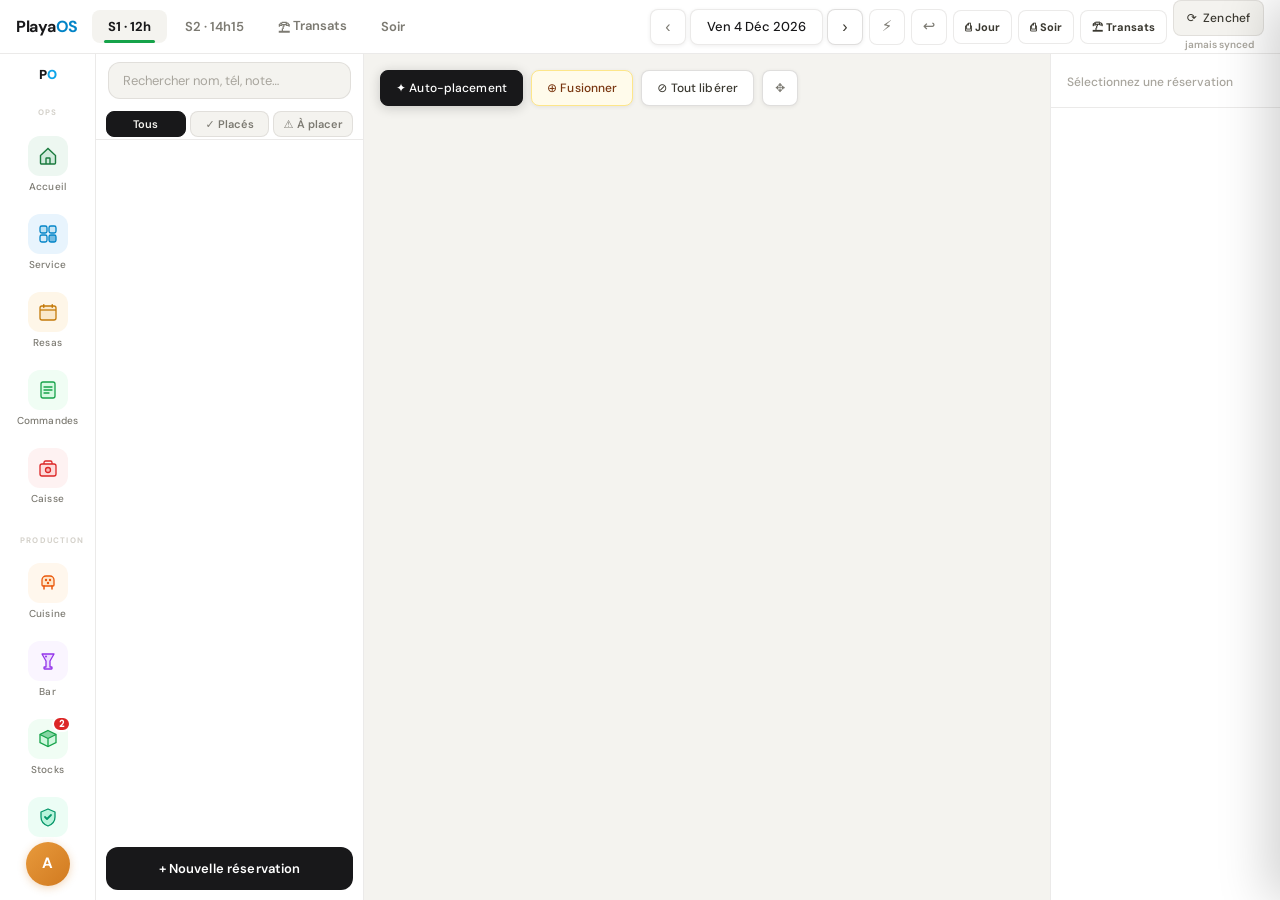
<file: index.html>
<!DOCTYPE html>
<html lang="fr">
<head>
<meta charset="UTF-8">
<meta name="viewport" content="width=device-width, initial-scale=1.0, maximum-scale=1.0, user-scalable=no">
<meta name="apple-mobile-web-app-capable" content="yes">
<meta name="apple-mobile-web-app-status-bar-style" content="default">
<title>Brigade</title>

<!-- Design tokens (variables CSS) -->
<link rel="stylesheet" href="css/tokens.css">
<!-- Styles applicatifs -->
<link rel="stylesheet" href="css/app.css">
</head>
<body>

<div id="topbar">
  <div class="logo">Playa<span class="logo-dot">OS</span></div>
  <div class="tabs" id="service-tabs" style="display:flex">
    <button class="tab t0 on" onclick="switchTab(0)">S1 · 12h</button>
    <button class="tab t1" onclick="switchTab(1)">S2 · 14h15</button>
    <button class="tab t2" onclick="switchTab(2)"><span class="transat-ico-tab"></span> Transats</button>
    <button class="tab t3" onclick="switchTab(3)">Soir</button>

  </div>
  <div id="module-topbar-title" style="display:none;font-size:14px;font-weight:700;color:var(--t1);margin-left:4px"></div>
  <div class="topright">
    <!-- Barre navigation date -->
    <div style="display:flex;align-items:center;gap:4px;flex-shrink:0">
      <button onclick="changeDate(-1)" style="width:36px;height:36px;border:1px solid var(--sep);background:var(--card);cursor:pointer;font-size:16px;color:var(--t3);border-radius:var(--r-sm);display:flex;align-items:center;justify-content:center;box-shadow:var(--shadow);transition:all .15s" onmouseenter="this.style.borderColor='var(--t2)';this.style.color='var(--t1)'" onmouseleave="this.style.borderColor='var(--sep)';this.style.color='var(--t3)'">‹</button>
      <button id="date-picker-btn" onclick="toggleCalendar()"
        style="height:36px;padding:0 16px;border:1px solid var(--sep);border-radius:var(--r-sm);background:var(--card);font-size:13px;font-weight:500;color:var(--t1);font-family:inherit;cursor:pointer;box-shadow:var(--shadow);outline:none;flex-shrink:0;white-space:nowrap;transition:border-color .15s;font-family:'DM Sans',sans-serif">
        <span id="date-btn-label">—</span>
      </button>
      <button onclick="changeDate(1)" style="width:36px;height:36px;border:0.5px solid var(--sep2);background:var(--card);cursor:pointer;font-size:16px;color:var(--t2);border-radius:var(--r-sm);display:flex;align-items:center;justify-content:center;box-shadow:var(--shadow)">›</button>
    </div>
    <div id="service-top-btns" style="display:flex;gap:6px;align-items:center">
      <div class="ib" id="assist-btn" onclick="toggleAssistant()" title="Assistant"><span id="assist-badge-cnt" class="ab-cnt" style="display:none">0</span>⚡</div>
      <div class="ib" onclick="doUndo()" title="Annuler">↩</div>
      <button onclick="printServiceSheet()" title="Plan de salle Jour (S1+S2)" style="height:34px;padding:0 11px;border:1px solid var(--sep);border-radius:var(--r-sm);background:var(--card);font-size:11px;font-weight:700;color:var(--t2);cursor:pointer;display:flex;align-items:center;gap:5px;font-family:inherit;white-space:nowrap;transition:all .15s" onmouseenter="this.style.borderColor='var(--t3)';this.style.color='var(--t1)'" onmouseleave="this.style.borderColor='var(--sep)';this.style.color='var(--t2)'">⎙ Jour</button>
      <button onclick="printSoirSheet()" title="Plan de salle Soir" style="height:34px;padding:0 11px;border:1px solid var(--sep);border-radius:var(--r-sm);background:var(--card);font-size:11px;font-weight:700;color:var(--t2);cursor:pointer;display:flex;align-items:center;gap:5px;font-family:inherit;white-space:nowrap;transition:all .15s" onmouseenter="this.style.borderColor='var(--t3)';this.style.color='var(--t1)'" onmouseleave="this.style.borderColor='var(--sep)';this.style.color='var(--t2)'">⎙ Soir</button>
      <button onclick="printTransats()" title="Imprimer le plan de transats" style="height:34px;padding:0 11px;border:1px solid var(--sep);border-radius:var(--r-sm);background:var(--card);font-size:11px;font-weight:700;color:var(--t2);cursor:pointer;display:flex;align-items:center;gap:5px;font-family:inherit;white-space:nowrap;transition:all .15s" onmouseenter="this.style.borderColor='var(--teal)';this.style.color='var(--teal)'" onmouseleave="this.style.borderColor='var(--sep)';this.style.color='var(--t2)'">⛱ Transats</button>
    </div>
    <div style="display:flex;flex-direction:column;align-items:center;gap:2px;flex-shrink:0">
      <div id="sync-btn" onclick="syncZenchef()" title="Synchroniser avec Zenchef" style="background:var(--bg);border:1px solid var(--sep);color:var(--t2);font-size:12px;font-weight:500;width:auto;padding:0 13px;height:36px;display:flex;align-items:center;gap:6px;border-radius:var(--r-sm);cursor:pointer;flex-shrink:0;transition:all .15s;letter-spacing:.01em" onmouseenter="this.style.borderColor='var(--t3)';this.style.background='var(--card)'" onmouseleave="this.style.borderColor='var(--sep)';this.style.background='var(--bg)'"><span id="sync-icon">⟳</span> Zenchef</div>
      <div id="sync-age" class="sync-age">jamais synced</div>
    </div>
  </div>
  <div id="zc-load-bar" style="position:absolute;bottom:0;left:0;width:0;height:3px;background:var(--blue);border-radius:0;transition:width .35s ease;pointer-events:none;display:none"></div>
</div>


<div id="os-shell">

<!-- NAV OS LATÉRALE -->
<div id="os-nav">
  <div class="osn-logo-wrap">
    <div class="osn-logo">P<span style="color:#0EA5E9">O</span></div>
  </div>
  <div class="osn-scroll">

    <!-- ══════ OPÉRATIONS ══════ -->
    <div class="osn-sec-label">Ops</div>

    <button class="osni" id="osni-dash" onclick="goModule('dash')">
      <div class="osni-icon" style="background:#EDF7F1">
        <svg width="22" height="22" viewBox="0 0 22 22" fill="none"><path d="M3.5 10.5L11 3.5L18.5 10.5V18C18.5 18.55 18.05 19 17.5 19H4.5C3.95 19 3.5 18.55 3.5 18V10.5Z" fill="#7DC4A0" fill-opacity=".25" stroke="#1A7A3E" stroke-width="1.4"/><path d="M9 19V13.5C9 13.22 9.22 13 9.5 13H12.5C12.78 13 13 13.22 13 13.5V19" stroke="#1A7A3E" stroke-width="1.4"/></svg>
      </div>
      <span class="osni-name">Accueil</span>
    </button>

    <button class="osni" id="osni-service" onclick="goModule('service')">
      <div class="osni-icon" style="background:#E8F4FD">
        <svg width="22" height="22" viewBox="0 0 22 22" fill="none"><rect x="3" y="3" width="7" height="7" rx="1.8" fill="#6BBDE0" fill-opacity=".35" stroke="#0284C7" stroke-width="1.3"/><rect x="12" y="3" width="7" height="7" rx="1.8" fill="#6BBDE0" fill-opacity=".25" stroke="#0284C7" stroke-width="1.3"/><rect x="3" y="12" width="7" height="7" rx="1.8" fill="#6BBDE0" fill-opacity=".15" stroke="#0284C7" stroke-width="1.3"/><rect x="12" y="12" width="7" height="7" rx="1.8" fill="#0284C7" fill-opacity=".5" stroke="#0284C7" stroke-width="1.3"/></svg>
      </div>
      <span class="osni-name">Service</span>
    </button>

    <button class="osni" id="osni-resas" onclick="goModule('resas')">
      <div class="osni-icon" style="background:#FEF6E8">
        <svg width="22" height="22" viewBox="0 0 22 22" fill="none"><rect x="3" y="5" width="16" height="14" rx="2" fill="#F0C070" fill-opacity=".25" stroke="#C47A0A" stroke-width="1.3"/><path d="M3 9h16" stroke="#C47A0A" stroke-width="1.3"/><rect x="6" y="3" width="1.5" height="4" rx=".75" fill="#C47A0A"/><rect x="14.5" y="3" width="1.5" height="4" rx=".75" fill="#C47A0A"/></svg>
      </div>
      <span class="osni-name">Resas</span>
    </button>

    <button class="osni" id="osni-commandes" onclick="goModule('commandes')">
      <div class="osni-icon" style="background:#F0FDF4">
        <svg width="22" height="22" viewBox="0 0 22 22" fill="none"><rect x="4" y="3" width="14" height="16" rx="2" fill="#BBF7D0" fill-opacity=".5" stroke="#16A34A" stroke-width="1.3"/><path d="M7 8h8M7 11h8M7 14h5" stroke="#16A34A" stroke-width="1.3" stroke-linecap="round"/></svg>
      </div>
      <span class="osni-name">Commandes</span>
    </button>

    <button class="osni" id="osni-caisse" onclick="goModule('caisse')">
      <div class="osni-icon" style="background:#FEF2F2">
        <svg width="22" height="22" viewBox="0 0 22 22" fill="none"><rect x="3" y="7" width="16" height="12" rx="2" fill="#FCA5A5" fill-opacity=".3" stroke="#DC2626" stroke-width="1.3"/><path d="M7 7V5.5C7 4.67 7.67 4 8.5 4H13.5C14.33 4 15 4.67 15 5.5V7" stroke="#DC2626" stroke-width="1.3" fill="none"/><circle cx="11" cy="13" r="2.5" stroke="#DC2626" stroke-width="1.3" fill="#DC2626" fill-opacity=".2"/></svg>
      </div>
      <span class="osni-name">Caisse</span>
    </button>

    <div class="osn-sep"></div>

    <!-- ══════ CUISINE & BAR ══════ -->
    <div class="osn-sec-label">Production</div>

    <button class="osni" id="osni-cuisine" onclick="goModule('cuisine')">
      <div class="osni-icon" style="background:#FFF7ED">
        <svg width="22" height="22" viewBox="0 0 22 22" fill="none"><path d="M5 8C5 5.8 6.8 4 9 4H13C15.2 4 17 5.8 17 8V13C17 13.55 16.55 14 16 14H6C5.45 14 5 13.55 5 13V8Z" fill="#FED7AA" fill-opacity=".5" stroke="#EA580C" stroke-width="1.3"/><path d="M7 14V17M15 14V17" stroke="#EA580C" stroke-width="1.5" stroke-linecap="round"/><circle cx="9" cy="8" r="1.2" fill="#EA580C"/><circle cx="13" cy="8" r="1.2" fill="#EA580C"/><circle cx="11" cy="11" r="1.2" fill="#EA580C"/></svg>
      </div>
      <span class="osni-name">Cuisine</span>
    </button>

    <button class="osni" id="osni-bar" onclick="goModule('bar')">
      <div class="osni-icon" style="background:#FAF5FF">
        <svg width="22" height="22" viewBox="0 0 22 22" fill="none"><path d="M5 4H17L13 11V17H14.5C14.78 17 15 17.22 15 17.5V18.5C15 18.78 14.78 19 14.5 19H7.5C7.22 19 7 18.78 7 18.5V17.5C7 17.22 7.22 17 7.5 17H9V11L5 4Z" fill="#D8B4FE" fill-opacity=".4" stroke="#9333EA" stroke-width="1.3" stroke-linejoin="round"/><circle cx="9" cy="6.5" r="1" fill="#9333EA"/></svg>
      </div>
      <span class="osni-name">Bar</span>
    </button>

    <button class="osni" id="osni-stocks" onclick="goModule('stocks')">
      <div class="osni-icon" style="background:#F0FDF4">
        <svg width="22" height="22" viewBox="0 0 22 22" fill="none"><path d="M11 2.5L19 6.5V14.5L11 18.5L3 14.5V6.5L11 2.5Z" fill="#86EFAC" fill-opacity=".3" stroke="#16A34A" stroke-width="1.3"/><path d="M11 2.5L19 6.5L11 10.5L3 6.5L11 2.5Z" fill="#16A34A" fill-opacity=".4"/><path d="M11 10.5V18.5M3 6.5L11 10.5M19 6.5L11 10.5" stroke="#16A34A" stroke-width="1.3"/></svg>
      </div>
      <span class="osni-badge" id="stocks-badge">2</span>
      <span class="osni-name">Stocks</span>
    </button>

    <button class="osni" id="osni-haccp" onclick="goModule('haccp')">
      <div class="osni-icon" style="background:#ECFDF5">
        <svg width="22" height="22" viewBox="0 0 22 22" fill="none"><path d="M11 3L4 6V11C4 15.5 7 18.5 11 20C15 18.5 18 15.5 18 11V6L11 3Z" fill="#6EE7B7" fill-opacity=".4" stroke="#059669" stroke-width="1.3" stroke-linejoin="round"/><path d="M8 11L10 13L14 9" stroke="#059669" stroke-width="1.8" stroke-linecap="round" stroke-linejoin="round"/></svg>
      </div>
      <span class="osni-name">HACCP</span>
    </button>

    <div class="osn-sep"></div>

    <!-- ══════ GESTION ══════ -->
    <div class="osn-sec-label">Gestion</div>

    <button class="osni" id="osni-clients" onclick="goModule('clients')">
      <div class="osni-icon" style="background:#FFF0F5">
        <svg width="22" height="22" viewBox="0 0 22 22" fill="none"><circle cx="11" cy="7" r="3.2" fill="#FDA4C2" fill-opacity=".4" stroke="#DB2777" stroke-width="1.3"/><path d="M4 18.5C4 15.19 7.13 12.5 11 12.5C14.87 12.5 18 15.19 18 18.5" stroke="#DB2777" stroke-width="1.3" stroke-linecap="round" fill="none"/><path d="M15 3.5L15.8 5.5L18 6L15.8 6.5L15 8.5L14.2 6.5L12 6L14.2 5.5L15 3.5Z" fill="#DB2777" fill-opacity=".7"/></svg>
      </div>
      <span class="osni-name">Clients</span>
    </button>

    <button class="osni" id="osni-prestataires" onclick="goModule('prestataires')">
      <div class="osni-icon" style="background:#EFF6FF">
        <svg width="22" height="22" viewBox="0 0 22 22" fill="none"><rect x="3" y="4" width="16" height="15" rx="2" fill="#93C5FD" fill-opacity=".25" stroke="#2563EB" stroke-width="1.3"/><circle cx="8" cy="10" r="1.5" fill="#2563EB" fill-opacity=".7"/><circle cx="14" cy="10" r="1.5" fill="#2563EB" fill-opacity=".4"/><path d="M5 15H9M13 15H17M5 12H9M13 12H17" stroke="#2563EB" stroke-width="1" opacity=".5"/></svg>
      </div>
      <span class="osni-name">Prestas</span>
    </button>

    <button class="osni" id="osni-equipe" onclick="goModule('equipe')">
      <div class="osni-icon" style="background:#FFFBEB">
        <svg width="22" height="22" viewBox="0 0 22 22" fill="none"><circle cx="8" cy="7.5" r="3" fill="#FDE68A" stroke="#D97706" stroke-width="1.3"/><circle cx="15" cy="8" r="2.2" fill="#FDE68A" fill-opacity=".7" stroke="#D97706" stroke-width="1.2"/><path d="M2 18.5C2 15.46 4.69 13 8 13C11.31 13 14 15.46 14 18.5" stroke="#D97706" stroke-width="1.3" stroke-linecap="round" fill="none"/><path d="M15 14.5C17.5 15 20 17 20 18.5" stroke="#D97706" stroke-width="1.2" stroke-linecap="round" fill="none" opacity=".6"/></svg>
      </div>
      <span class="osni-name">Équipe</span>
    </button>

    <button class="osni" id="osni-event" onclick="goModule('event')">
      <div class="osni-icon" style="background:#FDF4FF">
        <svg width="22" height="22" viewBox="0 0 22 22" fill="none"><path d="M11 3L13.4 8.2L19 9L15 13L16 18.5L11 15.8L6 18.5L7 13L3 9L8.6 8.2L11 3Z" fill="#E9D5FF" fill-opacity=".5" stroke="#A21CAF" stroke-width="1.3" stroke-linejoin="round"/></svg>
      </div>
      <span class="osni-name">Événem.</span>
    </button>

    <button class="osni" id="osni-admin" onclick="goModule('admin')">
      <div class="osni-icon" style="background:#F0F9FF">
        <svg width="22" height="22" viewBox="0 0 22 22" fill="none"><rect x="3" y="13" width="3.5" height="6" rx="1" fill="#7DD3FC" fill-opacity=".6" stroke="#0284C7" stroke-width="1.2"/><rect x="9" y="9" width="3.5" height="10" rx="1" fill="#7DD3FC" fill-opacity=".7" stroke="#0284C7" stroke-width="1.2"/><rect x="15" y="5" width="3.5" height="14" rx="1" fill="#0284C7" fill-opacity=".7" stroke="#0284C7" stroke-width="1.2"/><path d="M4 11L10 7L16 3" stroke="#0284C7" stroke-width="1.4" stroke-linecap="round" fill="none"/><circle cx="16" cy="3" r="1.5" fill="#0284C7"/></svg>
      </div>
      <span class="osni-name">Admin</span>
    </button>

    <div class="osn-sep"></div>

    <!-- ══════ SUPPORT ══════ -->
    <div class="osn-sec-label">Support</div>

    <button class="osni" id="osni-urgences" onclick="goModule('urgences')">
      <div class="osni-icon" style="background:#FEE2E2">
        <svg width="22" height="22" viewBox="0 0 22 22" fill="none"><path d="M11 2L3 6V12C3 16.5 6.5 19.5 11 21C15.5 19.5 19 16.5 19 12V6L11 2Z" fill="#FCA5A5" fill-opacity=".35" stroke="#B91C1C" stroke-width="1.3" stroke-linejoin="round"/><rect x="10" y="7" width="2" height="6" rx="1" fill="#B91C1C"/><rect x="10" y="14.5" width="2" height="2" rx="1" fill="#B91C1C"/></svg>
      </div>
      <span class="osni-name">Urgences</span>
    </button>

    <button class="osni" id="osni-ai" onclick="goModule('ai')">
      <div class="osni-icon" style="background:linear-gradient(135deg,#F5F3FF,#EDE9FE)">
        <svg width="22" height="22" viewBox="0 0 22 22" fill="none"><path d="M11 2L12.5 8L18.5 9.5L12.5 11L11 17L9.5 11L3.5 9.5L9.5 8L11 2Z" fill="#C4B5FD" fill-opacity=".5" stroke="#7C3AED" stroke-width="1.3"/><circle cx="17" cy="16" r="2" fill="#7C3AED" fill-opacity=".8"/><circle cx="5" cy="16" r="1.3" fill="#7C3AED" fill-opacity=".5"/></svg>
      </div>
      <span class="osni-dot"></span>
      <span class="osni-name">Playa AI</span>
    </button>

    <button class="osni" id="osni-settings" onclick="goModule('settings')">
      <div class="osni-icon" style="background:#F5F5F2">
        <svg width="22" height="22" viewBox="0 0 22 22" fill="none"><circle cx="11" cy="11" r="3" fill="#D4D1CA" fill-opacity=".4" stroke="#3A3830" stroke-width="1.3"/><path d="M11 2V4M11 18V20M2 11H4M18 11H20M4.5 4.5L6 6M16 16L17.5 17.5M4.5 17.5L6 16M16 6L17.5 4.5" stroke="#3A3830" stroke-width="1.3" stroke-linecap="round"/></svg>
      </div>
      <span class="osni-name">Réglages</span>
    </button>

  </div>

  <!-- Avatar -->
  <div class="osn-user" title="Antoine · Manager">A</div>
</div>

<!-- MODULE CONTAINER (Dashboard, Equipe, etc.) -->
<div id="module-container" style="display:none"></div>

<!-- SERVICE (plan de salle) -->
<div id="app">

  <!-- SIDEBAR -->
  <div id="sidebar">
    <div class="sb-search-wrap">
      <input class="sb-search" id="search-input" type="search" placeholder="Rechercher nom, tél, note…" oninput="renderSidebar()">
    </div>
    <!-- Filtre placé/non-placé -->
    <div id="placement-filter" style="display:flex;gap:4px;padding:6px 10px 2px;flex-shrink:0">
      <button class="pf-btn pf-active" data-filter="all"       onclick="setPlacementFilter('all')"      >Tous</button>
      <button class="pf-btn"           data-filter="placed"    onclick="setPlacementFilter('placed')"   >✓ Placés</button>
      <button class="pf-btn"           data-filter="unplaced"  onclick="setPlacementFilter('unplaced')" >⚠ À placer</button>
    </div>
    <div id="resa-list"></div>
    <button class="sb-add" onclick="openModal()">+ Nouvelle réservation</button>
  </div>

  <!-- CANVAS -->
  <div id="canvas">
    <div class="toolbar" id="toolbar">
      <button class="tbtn tbtn-primary" onclick="autoPlace()">✦ Auto-placement</button>
      <button class="tbtn tbtn-fuse" id="fuse-btn" onclick="toggleFuse()">⊕ Fusionner</button>
      <button class="tbtn" onclick="clearAll()">⊘ Tout libérer</button>
      <button class="tbtn" onclick="openPlanEditor()" title="Éditer le plan de salle" style="padding:8px 12px;color:var(--t3)">✥</button>
    </div>
    <div class="stats-bar" id="stats-bar"></div>
    <div id="floor-container"></div>
  </div>

  <!-- BACKDROP panneau droit (tablet / mobile) -->
  <div id="rp-backdrop" onclick="closeRightPanel()"></div>

  <!-- RIGHT PANEL -->
  <div id="right-panel">
    <button id="rp-close-btn" onclick="closeRightPanel()">✕</button>
    <div class="rp-section">
      <div id="rp-content"><div class="rp-empty" style="padding-top:4px">Sélectionnez une réservation</div></div>
    </div>
    <div id="rp-actions" style="display:none" class="rp-actions"></div>
    <div class="persist-section" id="persist-section" style="display:none">
      <div class="ps-title">Config transats</div>
      <div class="ps-btn ps-save" onclick="saveTransatConfig()">💾 Sauvegarder pour demain</div>
      <div class="ps-btn ps-reset" onclick="resetTransatConfig()">↺ Réinitialiser le plan</div>
    </div>
  </div>
</div>

<!-- ASSISTANT DRAWER -->
<div id="assist-backdrop" onclick="closeAssistant()"></div>
<div id="assist-drawer">
  <div class="ad-header">
    <span class="ad-title">⚡ Assistant</span>
    <button class="ad-close" onclick="closeAssistant()">✕</button>
  </div>
  <div class="ad-search-wrap">
    <input id="assist-search" class="ad-search" type="search" placeholder="Chercher client, table, retard, vip, libre…" oninput="renderAssistDrawer()" autocomplete="off" autocorrect="off" spellcheck="false">
  </div>
  <div class="ad-incidents">
    <button class="ad-inc-btn" onclick="assistIncident('noshow')">🚫 No-show</button>
    <button class="ad-inc-btn" onclick="assistIncident('wrong_day')">📅 Mauvais jour</button>
    <button class="ad-inc-btn" onclick="assistIncident('table_down')">🪑 Table HS</button>
    <button class="ad-inc-btn" onclick="assistIncident('staff_down')">👤 Effectif ↓</button>
    <button class="ad-inc-btn" onclick="assistIncident('delay')">⏰ Retard</button>
    <button class="ad-inc-btn ad-inc-danger" onclick="assistIncident('power')">⚡ Panne</button>
  </div>
  <div id="ad-body" class="ad-body"></div>
  <!-- Panel incidents (overlay interne) -->
  <div class="ro-panel" id="ro-panel">
    <div class="ro-panel-box" id="ro-panel-box"></div>
  </div>
</div>

<!-- MODAL NOUVELLE RÉSERVATION -->
<div id="modal-overlay">
  <div class="modal-box">
    <div class="modal-title">Nouvelle réservation</div>
    <div class="form-row">
      <div class="form-group" style="flex:2"><label>Nom</label><input id="f-name" placeholder="Dupont" autocomplete="off"></div>
      <div class="form-group" style="flex:1"><label>Tél.</label><input id="f-phone" placeholder="06…" type="tel" autocomplete="off"></div>
    </div>
    <div class="form-group"><label>PAX</label><input id="f-pax" type="number" min="1" max="30" placeholder="2"></div>
    <div class="form-group">
      <label>Type</label>
      <div style="display:flex;gap:6px;margin-top:4px">
        <button type="button" class="svc-btn" id="type-salle" onclick="selectType('salle')">🍽 Repas en salle</button>
        <button type="button" class="svc-btn" id="type-rt" onclick="selectType('rt')">⛱ Repas transat</button>
      </div>
      <input type="hidden" id="f-type" value="salle">
    </div>
    <div id="bloc-salle">
      <div class="form-group">
        <label>Service</label>
        <div style="display:flex;gap:6px;margin-top:4px">
          <button type="button" class="svc-btn" id="svc-s1" onclick="selectSvc('s1')">S1 Midi</button>
          <button type="button" class="svc-btn" id="svc-s2" onclick="selectSvc('s2')">S2 14h15</button>
          <button type="button" class="svc-btn" id="svc-soir" onclick="selectSvc('soir')">Soir</button>
        </div>
        <input type="hidden" id="f-svc" value="s1">
      </div>
      <div class="form-row">
        <div class="form-group"><label>Heure d'arrivée</label><input id="f-time" placeholder="12h00" autocomplete="off"></div>
        <div class="form-group">
          <label>Transats <span style="font-weight:500;color:var(--t4)">(optionnel)</span></label>
          <input id="f-tr" type="number" min="0" max="20" placeholder="0">
        </div>
      </div>
    </div>
    <div id="bloc-rt" style="display:none">
      <div style="background:var(--rtbg);border:0.5px solid var(--rtbd);border-radius:var(--r);padding:9px 12px;font-size:11px;font-weight:600;color:var(--rtt);margin-bottom:10px">
        ⛱ Repas servi sur les transats · créneau libre 12h–15h
      </div>
      <div class="form-row">
        <div class="form-group"><label>Heure souhaitée</label><input id="f-time-rt" placeholder="12h30" autocomplete="off"></div>
        <div class="form-group"><label>Nb transats</label><input id="f-tr-rt" type="number" min="1" max="20" placeholder="2"></div>
      </div>
    </div>
    <div class="form-group"><label>Commentaire</label><input id="f-comment" placeholder="VIP, allergie, anniversaire…" autocomplete="off"></div>
    <div class="modal-btns">
      <button class="modal-cancel" onclick="closeModal()">Annuler</button>
      <button class="modal-submit" onclick="submitModal()">Ajouter</button>
    </div>
  </div>
</div>

<div id="toast"></div>

<!-- CALENDRIER -->
<div id="cal-overlay" onclick="closeCalendar(event)">
  <div id="cal-box">
    <div class="cal-header">
      <button class="cal-nav" onclick="calPrevMonth()">‹</button>
      <div class="cal-title" id="cal-title"></div>
      <button class="cal-nav" onclick="calNextMonth()">›</button>
    </div>
    <div class="cal-grid" id="cal-grid"></div>
    <div class="cal-footer" style="flex-direction:column;gap:8px;padding:10px 14px">
      <div style="display:flex;gap:6px;flex-wrap:wrap">
        <button class="cal-footer-btn" onclick="calGoYear(2023)" id="cal-yr-2023">2023</button>
        <button class="cal-footer-btn" onclick="calGoYear(2024)" id="cal-yr-2024">2024</button>
        <button class="cal-footer-btn" onclick="calGoYear(2025)" id="cal-yr-2025">2025</button>
        <button class="cal-footer-btn" onclick="calSelectToday()" style="margin-left:auto">Aujourd'hui</button>
        <button class="cal-footer-btn" onclick="closeCalendar()">Fermer</button>
      </div>
    </div>
  </div>
</div>

<!-- MODAL IMPORT ZENCHEF CSV -->
<div id="import-modal" style="display:none;position:fixed;inset:0;background:rgba(0,0,0,.5);z-index:300;align-items:center;justify-content:center;padding:20px">
  <div style="background:var(--card);border-radius:var(--r-xl);padding:24px;width:100%;max-width:520px;border:0.5px solid var(--sep2)">
    <div style="font-size:18px;font-weight:800;margin-bottom:6px;color:var(--t1)">⬆ Importer depuis Zenchef</div>
    <div style="font-size:12px;color:var(--t3);margin-bottom:18px;line-height:1.6">
      Dans Zenchef → Zenbook → icône imprimante → <strong>CSV</strong><br>
      Puis dépose le fichier ici. Brigade détecte automatiquement le service (S1, S2, Soir) selon l'heure de chaque réservation.
    </div>
    <div id="drop-zone" style="border:2px dashed var(--pbd);border-radius:var(--r-lg);padding:28px;text-align:center;cursor:pointer;transition:all .15s;background:var(--pbg);margin-bottom:14px"
      onclick="document.getElementById('csv-input').click()"
      ondragover="event.preventDefault();this.style.background='var(--bbg)';this.style.borderColor='var(--blue)'"
      ondragleave="this.style.background='var(--pbg)';this.style.borderColor='var(--pbd)'"
      ondrop="handleCsvDrop(event)">
      <div style="font-size:28px;margin-bottom:8px">📄</div>
      <div style="font-size:13px;font-weight:700;color:var(--pt)">Glisse ton CSV ici</div>
      <div style="font-size:11px;color:var(--t3);margin-top:4px">ou tape pour choisir un fichier</div>
    </div>
    <input type="file" id="csv-input" accept=".csv,.CSV" style="display:none" onchange="handleCsvFile(this.files[0])">
    <div id="import-preview" style="display:none;margin-bottom:14px">
      <div style="background:var(--gbg);border:0.5px solid var(--gbd);border-radius:var(--r);padding:10px 12px;font-size:12px;color:var(--gt);font-weight:600" id="import-summary"></div>
      <div style="max-height:160px;overflow-y:auto;margin-top:8px;border:0.5px solid var(--sep);border-radius:var(--r)" id="import-table"></div>
    </div>
    <div id="import-errors" style="display:none;margin-bottom:14px">
      <div style="background:var(--rbg);border:0.5px solid var(--rbd);border-radius:var(--r);padding:10px 12px;font-size:12px;color:var(--rt);font-weight:600" id="import-error-msg"></div>
    </div>
    <div style="display:flex;gap:8px">
      <button onclick="closeImportModal()" style="padding:11px 18px;border-radius:var(--r);border:0.5px solid var(--sep2);background:var(--bg);font-size:13px;font-weight:700;cursor:pointer;font-family:inherit;color:var(--t1)">Annuler</button>
      <button id="import-confirm-btn" onclick="confirmImport()" style="flex:1;padding:11px;border-radius:var(--r);border:none;background:var(--purple);color:#fff;font-size:13px;font-weight:700;cursor:pointer;font-family:inherit;display:none">Importer les réservations</button>
    </div>
  </div>
</div>

</div><!-- /os-shell -->

<!-- BARRE ONGLETS BAS — mobile uniquement -->
<div id="bottom-tab-bar">
  <button class="bttab t0 bttab-on" onclick="mobileSwitchTab(0)">S1<span>12h</span></button>
  <button class="bttab t1" onclick="mobileSwitchTab(1)">S2<span>14h15</span></button>
  <button class="bttab t2" onclick="mobileSwitchTab(2)">⛱<span>Transats</span></button>
  <button class="bttab t3" onclick="mobileSwitchTab(3)">Soir</button>
</div>
<!-- FAB basculer liste / plan — mobile uniquement -->
<button id="mobile-toggle-fab" onclick="mobileToggleView()" aria-label="Voir le plan">⊞</button>

<!-- ═══════════════════════════════════════
     JAVASCRIPT — ordre de chargement obligatoire
     ═══════════════════════════════════════ -->

<!-- Core : données et état global -->
<script src="js/config.js"></script>
<script src="js/state.js"></script>
<script src="js/utils.js"></script>

<!-- Service : rendu plan de salle -->
<script src="js/render.js"></script>
<script src="js/placement.js"></script>
<script src="js/menu.js"></script>
<script src="js/rush.js"></script>
<script src="js/modal.js"></script>
<script src="js/export.js"></script>
<script src="js/zenchef.js"></script>

<!-- Modules OS -->
<script src="js/modules/shared.js"></script>
<script src="js/modules/nav.js"></script>
<script src="js/modules/stocks.js"></script>
<script src="js/modules/analyse.js"></script>
<script src="js/modules/ai.js"></script>
<script src="js/modules/commandes.js"></script>
<script src="js/modules/caisse.js"></script>
<script src="js/modules/prestataires.js"></script>
<script src="js/modules/cuisine.js"></script>
<script src="js/modules/bar.js"></script>
<script src="js/modules/haccp.js"></script>
<script src="js/modules/urgences.js"></script>
<script src="js/modules/resas.js"></script>
<script src="js/modules/settings.js"></script>

<!-- Init (doit être chargé en dernier) -->
<script src="js/init.js"></script>

</body>
</html>
</file>
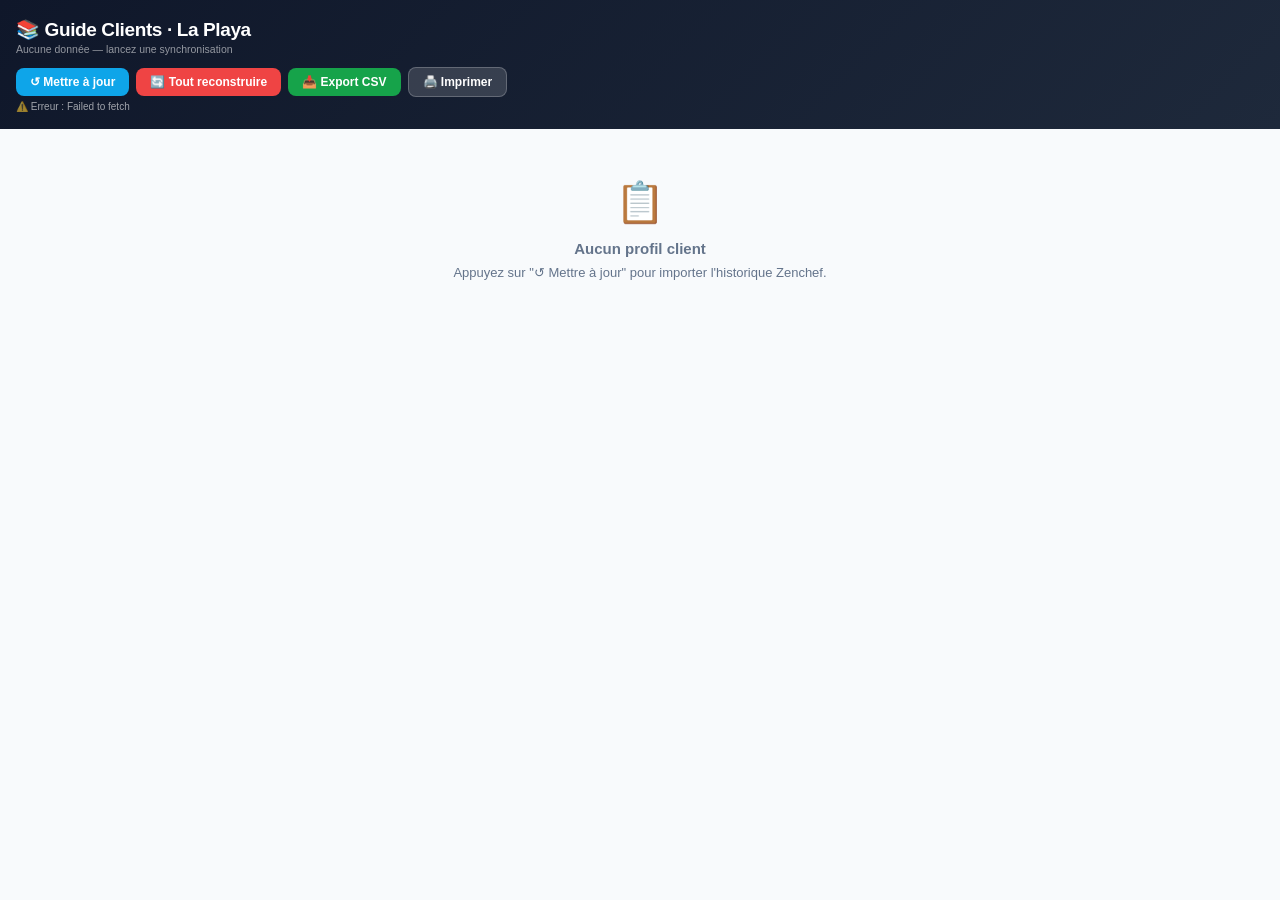
<file: docs/guide-clients.html>
<!DOCTYPE html>
<html lang="fr">
<head>
  <meta charset="UTF-8">
  <meta name="viewport" content="width=device-width,initial-scale=1,maximum-scale=1">
  <title>Guide Clients — La Playa</title>
  <style>
    *{box-sizing:border-box;margin:0;padding:0;}
    :root{--bg:#F8FAFC;--card:#fff;--tx:#1E293B;--tx2:#64748B;--sep:#E2E8F0;--teal:#0EA5E9;--purple:#7C3AED;}
    html,body{background:var(--bg);font-family:-apple-system,BlinkMacSystemFont,'Segoe UI',Helvetica,sans-serif;color:var(--tx);min-height:100vh;}
    .hdr{background:linear-gradient(135deg,#0F172A 0%,#1E293B 100%);color:#fff;padding:18px 16px 14px;position:sticky;top:0;z-index:100;}
    .hdr-title{font-size:19px;font-weight:900;letter-spacing:-.02em;margin-bottom:2px;}
    .hdr-sub{font-size:10.5px;opacity:.55;margin-bottom:12px;}
    .hdr-btns{display:flex;gap:7px;flex-wrap:wrap;align-items:center;}
    .btn{padding:7px 14px;border-radius:8px;border:none;cursor:pointer;font-family:inherit;font-weight:700;font-size:12px;}
    .btn-blue{background:#0EA5E9;color:#fff;}.btn-red{background:#EF4444;color:#fff;}
    .btn-green{background:#16A34A;color:#fff;}.btn-ghost{background:rgba(255,255,255,.15);color:#fff;border:1px solid rgba(255,255,255,.22);}
    .btn:disabled{opacity:.45;cursor:wait;}.btn:not(:disabled):hover{opacity:.84;}
    .prog-wrap{height:4px;background:rgba(255,255,255,.18);border-radius:2px;overflow:hidden;margin-top:10px;display:none;}
    .prog-bar{height:100%;background:#38BDF8;border-radius:2px;width:0%;transition:width .35s;}
    .prog-lbl{font-size:10px;opacity:.6;margin-top:4px;min-height:14px;}
    .body{padding-bottom:80px;}
    .kpi-section{padding:14px 12px 0;}
    .kpi-grid{display:grid;grid-template-columns:repeat(3,1fr);gap:8px;margin-bottom:10px;}
    .kpi-card{background:var(--card);border:1px solid var(--sep);border-radius:12px;padding:11px 7px;text-align:center;}
    .kpi-val{font-size:22px;font-weight:900;}.kpi-lbl{font-size:9.5px;font-weight:700;color:var(--tx2);margin-top:2px;}
    .kpi-sub{font-size:8.5px;color:var(--tx2);opacity:.7;margin-top:1px;}
    .alert-sect{margin:0 0 12px;background:#FEF2F2;border:1.5px solid #FCA5A5;border-radius:12px;padding:10px 14px;}
    .alert-sect-title{font-size:10px;font-weight:800;color:#B91C1C;letter-spacing:.06em;text-transform:uppercase;margin-bottom:8px;}
    .alert-row{display:flex;gap:8px;align-items:center;padding:5px 0;border-bottom:.5px solid #FCA5A540;}
    .alert-row:last-child{border-bottom:none;}
    .alert-name{font-size:12px;font-weight:700;flex:1;}
    .alert-tags{display:flex;flex-wrap:wrap;gap:3px;}
    .loy-card{background:var(--card);border:1px solid var(--sep);border-radius:12px;padding:12px 14px;margin-bottom:10px;}
    .sect-lbl{font-size:9.5px;font-weight:800;color:var(--tx2);letter-spacing:.07em;text-transform:uppercase;margin-bottom:8px;}
    .loy-track{height:10px;border-radius:6px;overflow:hidden;display:flex;margin-bottom:7px;}
    .loy-legend{display:flex;flex-wrap:wrap;gap:8px;}
    .prefs-card{background:var(--card);border:1px solid var(--sep);border-radius:12px;padding:12px 14px;margin-bottom:12px;}
    .prefs-chips{display:flex;flex-wrap:wrap;gap:5px;}
    .pchip{display:inline-flex;align-items:center;gap:3px;padding:4px 9px;border-radius:8px;font-size:11px;font-weight:700;}
    .vip-wrap{padding:0 12px;margin-bottom:14px;}
    .sect-title{font-size:11.5px;font-weight:800;color:var(--tx2);letter-spacing:.06em;text-transform:uppercase;margin-bottom:10px;display:flex;align-items:center;gap:6px;}
    .vip-scroll{display:flex;gap:10px;overflow-x:auto;padding-bottom:6px;scrollbar-width:none;}
    .vip-scroll::-webkit-scrollbar{display:none;}
    .vip-card{flex-shrink:0;width:162px;background:var(--card);border-radius:14px;overflow:hidden;border:1.5px solid var(--sep);}
    .filters{padding:0 12px 10px;display:flex;flex-direction:column;gap:8px;}
    .search{width:100%;padding:10px 14px;border:1.5px solid var(--sep);border-radius:10px;font-size:14px;font-family:inherit;background:var(--card);color:var(--tx);outline:none;}
    .search:focus{border-color:var(--teal);}
    .filter-row,.sort-row{display:flex;gap:5px;overflow-x:auto;padding-bottom:2px;scrollbar-width:none;align-items:center;}
    .filter-row::-webkit-scrollbar,.sort-row::-webkit-scrollbar{display:none;}
    .fbtn{padding:5px 12px;border-radius:20px;border:1px solid var(--sep);background:var(--card);font-family:inherit;font-size:11px;font-weight:600;color:var(--tx2);cursor:pointer;white-space:nowrap;flex-shrink:0;}
    .fbtn.on{background:var(--teal);border-color:var(--teal);color:#fff;}
    .sbtn{padding:4px 10px;border-radius:16px;border:1px solid var(--sep);background:var(--card);font-family:inherit;font-size:10px;font-weight:600;color:var(--tx2);cursor:pointer;white-space:nowrap;flex-shrink:0;}
    .sbtn.on{background:var(--tx);border-color:var(--tx);color:#fff;}
    .sort-lbl{font-size:10px;font-weight:700;color:var(--tx2);white-space:nowrap;}
    .cl-list{padding:0 12px;display:flex;flex-direction:column;gap:8px;}
    .cl-card{background:var(--card);border:1px solid var(--sep);border-left:4px solid var(--sep);border-radius:0 12px 12px 0;overflow:hidden;}
    .cl-head{padding:11px 12px 7px;display:flex;gap:10px;align-items:flex-start;}
    .cl-av{width:38px;height:38px;border-radius:50%;display:flex;align-items:center;justify-content:center;font-size:13px;font-weight:900;color:#fff;flex-shrink:0;}
    .cl-info{flex:1;min-width:0;}
    .cl-name-row{display:flex;align-items:center;gap:5px;flex-wrap:wrap;margin-bottom:3px;}
    .cl-name{font-size:15px;font-weight:800;}
    .cl-loy{font-size:9.5px;font-weight:700;padding:2px 7px;border-radius:8px;}
    .cl-season{font-size:9px;font-weight:600;padding:1px 6px;border-radius:6px;}
    .cl-stat{font-size:11px;color:var(--tx2);margin-bottom:3px;}
    .svc-bar{display:flex;height:4px;border-radius:3px;overflow:hidden;margin:4px 0;}
    .cl-badges{display:flex;gap:5px;flex-wrap:wrap;align-items:center;}
    .badge{font-size:9px;font-weight:700;padding:1px 6px;border-radius:6px;}
    .cl-prefs{padding:0 12px 7px;display:flex;flex-wrap:wrap;gap:4px;}
    .cpref{display:inline-flex;align-items:center;gap:3px;padding:3px 7px;border-radius:7px;font-size:10px;font-weight:700;}
    .cl-memo{margin:0 12px 8px;background:var(--bg);border-radius:8px;border-left:3px solid var(--sep);padding:7px 10px;font-size:11px;color:var(--tx2);line-height:1.6;white-space:pre-line;}
    .cl-note{margin:0 12px 7px;}
    .cl-note textarea{width:100%;padding:5px 9px;border:1px solid var(--sep);border-radius:8px;font-family:inherit;font-size:11px;color:var(--tx);background:var(--card);resize:none;outline:none;line-height:1.5;min-height:32px;}
    .cl-note textarea:focus{border-color:var(--teal);}
    .cl-foot{padding:5px 12px 6px;border-top:.5px solid var(--sep);background:var(--bg);display:flex;gap:6px;align-items:center;flex-wrap:wrap;}
    .hist-btn{padding:4px 10px;border:1px solid var(--sep);border-radius:8px;background:var(--card);font-family:inherit;font-size:11px;font-weight:600;color:var(--tx2);cursor:pointer;}
    .cl-phone{padding:4px 9px;border:1px solid var(--sep);border-radius:8px;font-size:11px;text-decoration:none;color:var(--tx);display:inline-flex;align-items:center;gap:4px;}
    .cl-hist{display:none;border-top:.5px solid var(--sep);}
    .cl-hist-inner{padding:6px 12px;max-height:240px;overflow-y:auto;}
    .hist-row{display:flex;gap:7px;align-items:baseline;padding:3px 0;border-bottom:.5px solid var(--sep);font-size:11px;}
    .hist-date{font-family:monospace;font-size:10px;color:var(--tx2);flex-shrink:0;width:54px;}
    .hist-pax{color:var(--tx2);flex-shrink:0;min-width:20px;}
    .hist-svc{font-size:9px;font-weight:700;padding:1px 5px;border-radius:4px;flex-shrink:0;}
    .hist-icons{flex-shrink:0;font-size:10px;min-width:36px;}
    .hist-comment{color:var(--tx);line-height:1.4;word-break:break-word;flex:1;}
    .empty{text-align:center;padding:50px 20px;color:var(--tx2);font-size:13px;}
    .loading{text-align:center;padding:60px 20px;color:var(--tx2);}
    .spinner{width:32px;height:32px;border:3px solid var(--sep);border-top-color:var(--teal);border-radius:50%;animation:spin 1s linear infinite;margin:0 auto 14px;}
    @keyframes spin{to{transform:rotate(360deg);}}
    @media print{
      .hdr{background:#0F172A!important;-webkit-print-color-adjust:exact;print-color-adjust:exact;position:static;}
      .hdr-btns,.filters,.cl-note,.cl-foot .hist-btn{display:none!important;}
      .cl-hist{display:block!important;}.cl-hist-inner{max-height:none;}
      .cl-card{break-inside:avoid;margin-bottom:6px;}body{background:#fff;}
    }
  </style>
</head>
<body>
<div id="app"><div class="loading"><div class="spinner"></div>Initialisation…</div></div>
<script>
const ZC_API           = 'https://api.zenchef.com/api/v1';
const ZC_TOKEN         = '2742e3c9-0609-436c-8349-2d02554a11ed';
const ZC_RESTAURANT_ID = '364557';
const CACHE_KEY        = 'playaguide-profiles-v3';
const CACHE_TS_KEY     = 'playaguide-ts-v3';
const LAST_SYNC_KEY    = 'playaguide-lastsync-v3';
const NOTES_KEY        = 'playaguide-notes-v1';
const CACHE_TTL        = 30 * 24 * 3600 * 1000;
const BATCH            = 12;

// ── PREF TAGS ─────────────────────────────────────────────────────
const PREF_TAGS = [
  {key:'allergie', re:/allergi/i,                                                         label:'Allergie',         icon:'⚠️', col:'#EF4444'},
  {key:'pmr',      re:/\bPMR\b|fauteuil roulant|handicap/i,                              label:'PMR',              icon:'♿', col:'#6366F1'},
  {key:'vuemer',   re:/vue mer|c[oô]t[eé] mer|1[eè]re ligne|premi[eè]re ligne/i,        label:'Vue mer',          icon:'🌊', col:'#06B6D4'},
  {key:'terrasse', re:/terrasse|playa terrasse|ext[eé]rieur|dehors/i,                    label:'Terrasse',         icon:'🌅', col:'#0EA5E9'},
  {key:'transats', re:/\btransat/i,                                                       label:'Transats',         icon:'🏖️', col:'#F59E0B'},
  {key:'bedtrans', re:/bed double|lit double/i,                                           label:'Bed double',       icon:'🛏️', col:'#D97706'},
  {key:'calme',    re:/ombre|coin calme|calme|loin de la piscine/i,                      label:'Coin calme',       icon:'🌿', col:'#94A3B8'},
  {key:'table',    re:/table \d|table hab|la m[eê]me table|table du fond|table attit/i,  label:'Table attitrée',   icon:'📍', col:'#8B5CF6'},
  {key:'chien',    re:/\bchien\b/i,                                                       label:'Avec chien',       icon:'🐕', col:'#92400E'},
  {key:'vegan',    re:/\bvegan\b|v[eé]gane/i,                                           label:'Vegan',            icon:'🌱', col:'#16A34A'},
  {key:'vegeta',   re:/v[eé]g[eé]tari/i,                                                label:'Végétarien·ne',    icon:'🥗', col:'#22C55E'},
  {key:'sansglut', re:/sans gluten|gluten.free/i,                                        label:'Sans gluten',      icon:'🌾', col:'#F97316'},
  {key:'sanslact', re:/sans lactose/i,                                                    label:'Sans lactose',     icon:'🥛', col:'#FB923C'},
  {key:'enfants',  re:/chaise haute|b[eé]b[eé]/i,                                       label:'Chaise haute',     icon:'👶', col:'#EC4899'},
  {key:'anniv',    re:/anniversaire|anniv/i,                                              label:'Anniversaire',     icon:'🎂', col:'#EAB308'},
  {key:'romant',   re:/lune de miel|mariage|fian[cç]|notre anniversaire/i,              label:'Occasion spéciale',icon:'💍', col:'#F472B6'},
  {key:'repaspro', re:/repas d.[eé]quipe|repas pro/i,                                   label:'Repas pro',        icon:'👔', col:'#64748B'},
  {key:'surprise', re:/surprise/i,                                                        label:'Surprise',         icon:'🎁', col:'#A855F7'},
];

// ── TEXT EXTRACTION ───────────────────────────────────────────────
function extractAllText(b) {
  const acc = [];
  function walk(x) {
    if (!x) return;
    if (typeof x === 'string') {
      const t = x.trim();
      if (t.length > 1 && !/^\d{1,4}$/.test(t) && !/^https?:/i.test(t)) acc.push(t);
    } else if (Array.isArray(x)) x.forEach(walk);
    else if (typeof x === 'object') Object.values(x).forEach(walk);
  }
  walk(b);
  return [...new Set(acc)].join(' · ');
}

function normTxt(t) {
  return (t||'').toLowerCase()
    .replace(/[éèêë]/g,'e').replace(/[àâ]/g,'a').replace(/[ùû]/g,'u')
    .replace(/[îï]/g,'i').replace(/[ôö]/g,'o').replace(/ç/g,'c');
}

// ── PARSERS (texte) ───────────────────────────────────────────────
function parseTr(txt) {
  if (!txt) return 0;
  // "2 transats", "3 transats", "1 transat"
  let m = txt.match(/(\d+)\s*transats?/i);
  if (m) return Math.min(parseInt(m[1]), 10);
  // "transats x2", "transat ×3"
  m = txt.match(/transats?\s*[x×]\s*(\d+)/i);
  if (m) return Math.min(parseInt(m[1]), 10);
  // "un transat", "une chaise transat" → 1
  if (/\b(un|une)\s*(\w+\s*)?transats?/i.test(txt)) return 1;
  return 0;
}
function parseBed(txt)  { return /bed\s*(double)?|lit\s*double/i.test(txt||''); }
function parseTable(txt){ const m=(txt||'').match(/\btable[s]?\s*n?[°º]?\s*(\d+)/i); return m?parseInt(m[1]):null; }
function parseRow(txt) {
  const t = normTxt(txt);
  if (/1[e]?re?\s*ligne|premiere\s*ligne|vue\s*mer|cote\s*mer/.test(t)) return 500;
  if (/2[e]?me?\s*ligne|deuxieme\s*ligne/.test(t)) return 400;
  if (/3[e]?me?\s*ligne|troisieme\s*ligne/.test(t)) return 300;
  if (/4[e]?me?\s*ligne/.test(t)) return 200;
  return null;
}
function parseSlotTxt(txt) {
  const t = normTxt(txt||'');
  for (const p of [/\ben\s*(\d{3})\b/,/\bslot\s*(\d{3})\b/,/\bno?\s*(\d{3})\b/,/#(\d{3})\b/]) {
    const m = t.match(p);
    if (m) { const s=parseInt(m[1]); if (s>=101&&s<=521) return s; }
  }
  return null;
}

// ── PARSERS (booking structuré) ───────────────────────────────────

// Extrait uniquement les notes/commentaires rédigés (pas les sélections en ligne)
function extractNotes(b) {
  const cf = b.custom_field || {};
  // Champs "notes" manuels — exclus les sélecteurs de type d'expérience
  const NOTE_KEYS = /comment|note|remarque|message|wish|request|special|allerg|dietary|preparation|occasion|private|internal|restaurant/i;
  const EXCLUDE_KEYS = /type.exp|experience|transat|nombre|qty|count|bed|ligne|row|slot/i;
  return [
    b.comment, b.note, b.internal_note, b.customer_comment, b.extra_comment,
    b.preparation, b.occasion, b.special_request, b.wishes, b.message, b.remarks,
    b.allergy, b.dietary, b.restaurant_comment, b.private_comment,
    b.customer&&b.customer.comment, b.customer&&b.customer.wishes,
    b.customer&&b.customer.allergy, b.customer&&b.customer.dietary,
    b.customer&&b.customer.preferences,
    ...Object.entries(cf)
      .filter(([k])=>NOTE_KEYS.test(k)&&!EXCLUDE_KEYS.test(k))
      .map(([,v])=>v),
  ].filter(Boolean).map(s=>String(s).trim()).filter(s=>s.length>1).join(' · ');
}

function parseTrFromBooking(b) {
  const cf = b.custom_field || {};

  // 1. PRIORITÉ : notes et commentaires rédigés sur la réservation
  const notes = extractNotes(b);
  if (notes) {
    const n = parseTr(notes);
    if (n > 0) return n;
    // Si la note mentionne "transat" sans chiffre → 1
    if (/\btransat/i.test(notes)) return 1;
    // Si la note mentionne "bed" → 0 transats (c'est un bed booking)
    if (/\bbed\b/i.test(notes)) return 0;
  }

  // 2. Champ expérience en ligne (sélection lors de la réservation)
  const typeExp = (cf['quel-type-dexperience']||cf['type-experience']||'').toLowerCase().trim();
  if (typeExp) {
    if (/\bbed\b/.test(typeExp)) return 0;
    const mNum = typeExp.match(/(\d+)\s*transats?/);
    if (mNum) return parseInt(mNum[1]);
    if (/\btransat/.test(typeExp)) return 1;
  }

  // 3. Champ dédié avec "transat" dans la clé (ex: "nombre-de-transats")
  for (const [k,v] of Object.entries(cf)) {
    if (/transat/i.test(k) && (/nombre|nb|count|qty|quantit/i.test(k) || /^\d+$/.test(String(v).trim()))) {
      const n = parseInt(v); if (!isNaN(n)&&n>=1&&n<=10) return n;
    }
  }

  // 4. Tout le texte restant en dernier recours
  return parseTr(extractAllText(b));
}

function parseBedFromBooking(b) {
  const cf = b.custom_field || {};

  // 1. PRIORITÉ : notes et commentaires rédigés
  const notes = extractNotes(b);
  if (notes && /\bbed\b/i.test(notes)) return true;

  // 2. Champ expérience en ligne
  const typeExp = (cf['quel-type-dexperience']||cf['type-experience']||'').toLowerCase();
  if (/\bbed\b/.test(typeExp)) return true;

  // 3. Autres champs custom avec "bed"
  for (const [k,v] of Object.entries(cf)) {
    if (/\bbed\b/i.test(k)) return true;
    if (typeof v==='string' && /\bbed\b/i.test(v) && !/embed|webbed/i.test(v)) return true;
  }

  return parseBed(extractAllText(b));
}

function parseRowFromBooking(b) {
  const cf = b.custom_field || {};
  // 1. Notes en priorité
  const notes = extractNotes(b);
  if (notes) { const r=parseRow(notes); if (r) return r; }
  // 2. Champs structurés avec "ligne/row"
  for (const [k,v] of Object.entries(cf)) {
    if (/ligne|rangee|row/i.test(k)) { const r=parseRow(String(v)); if (r) return r; }
  }
  return parseRow(extractAllText(b));
}

function parseTableFromBooking(b) {
  // Champs directs Zenchef
  const candidates = [
    b.table_id, b.table_number,
    typeof b.table==='number' ? b.table : null,
    b.table && typeof b.table==='object' ? (b.table.id||b.table.number||b.table.table_id) : null,
    b.plan_element && (b.plan_element.id||b.plan_element.table_id),
  ];
  for (const v of candidates) {
    const n=parseInt(v); if (!isNaN(n)&&n>0&&n<1000) return n;
  }
  // Tableau de tables (grandes tablées)
  if (Array.isArray(b.tables)&&b.tables.length>0) {
    const t=b.tables[0];
    const n=parseInt(t.id||t.table_id||t.number||t);
    if (!isNaN(n)&&n>0&&n<1000) return n;
  }
  // Nom de table ("Table 5", "T.5")
  const tblName=(b.table&&b.table.name)||(Array.isArray(b.tables)&&b.tables[0]&&b.tables[0].name)||'';
  if (tblName) { const m=tblName.match(/\d+/); if(m) return parseInt(m[0]); }
  // Fallback texte libre
  return parseTable(extractAllText(b));
}

function parseSvc(b) {
  const h   = parseFloat((b.time||'12:00').replace(':','.'));
  const sn  = ((b.shift_slot&&b.shift_slot.shift&&b.shift_slot.shift.name)||'').toLowerCase();
  const cf  = b.custom_field || {};
  const typeExp = (cf['quel-type-dexperience']||'').toLowerCase();
  if (sn.includes('soir')||sn.includes('diner')||sn.includes('dinner')||h>=17.5) return 'soir';
  if (h>=14) return 's2';
  if (typeExp.includes('transat')) return 'transats';
  return 's1';
}

function buildComment(b) {
  const cf = b.custom_field || {};
  return [
    b.comment, b.note, b.internal_note, b.customer_comment, b.extra_comment,
    b.preparation, b.occasion, b.special_request, b.wishes, b.message, b.remarks,
    b.allergy, b.dietary, b.restaurant_comment, b.private_comment,
    b.customer&&b.customer.comment, b.customer&&b.customer.wishes,
    b.customer&&b.customer.allergy, b.customer&&b.customer.dietary,
    b.customer&&b.customer.preferences,
    ...Object.entries(cf).filter(([,v])=>typeof v==='string'&&v.trim().length>2&&!/^\d+$/.test(v.trim())).map(([,v])=>v)
  ].filter(Boolean).map(s=>String(s).trim()).filter(s=>s.length>1)
   .filter((v,i,a)=>a.findIndex(x=>x.toLowerCase()===v.toLowerCase())===i).join(' · ');
}

function capWord(w) { return w ? w.charAt(0).toUpperCase()+w.slice(1).toLowerCase() : ''; }
function normKey(s)  { return s.toLowerCase().trim(); }

// ── FETCH ─────────────────────────────────────────────────────────
async function zcPage(page, dateMin, dateMax) {
  let url = ZC_API+'/bookings?limit=250';
  if (dateMin) url += '&date_min='+dateMin+'&date_max='+(dateMax||dateMin);
  if (page>1)  url += '&page='+page;
  const r = await fetch(url, {headers:{'auth-token':ZC_TOKEN,'restaurantId':ZC_RESTAURANT_ID,'Content-Type':'application/json'}});
  if (!r.ok) throw new Error('Zenchef HTTP '+r.status);
  return r.json();
}

async function fetchRange(dateMin, dateMax, onProgress) {
  const p1 = await zcPage(1, dateMin, dateMax);
  const total = p1.paginator?.total || 0;
  const totalPages = Math.max(1, Math.ceil(total/250));
  const all = [...(p1.data||[])];
  if (onProgress) onProgress(1, totalPages);
  for (let s=2; s<=totalPages; s+=BATCH) {
    const nums = Array.from({length:Math.min(BATCH,totalPages-s+1)},(_,i)=>s+i);
    const pages = await Promise.all(nums.map(n=>zcPage(n,dateMin,dateMax).then(r=>r.data||[])));
    pages.forEach(pg=>all.push(...pg));
    if (onProgress) onProgress(Math.min(s+BATCH-1,totalPages), totalPages);
  }
  return all;
}

// ── BUILD PROFILES ────────────────────────────────────────────────
const CANCELLED = new Set(['cancelled','rejected','deleted','no_show_cancelled']);
const NOSHOW    = new Set(['noshow','no_show']);

function buildProfiles(bookings) {
  const map={}, phoneMap={}, emailMap={};
  const seenIds = new Set();
  bookings.forEach(b => {
    // Dédup par booking ID (évite les doublons liés aux pages qui se chevauchent ou aux modifications)
    const bid = b.id || b._id || b.booking_id;
    if (bid) { if (seenIds.has(String(bid))) return; seenIds.add(String(bid)); }
    const f=(b.firstname||'').trim(), l=(b.lastname||'').trim();
    const name=[capWord(l),capWord(f)].filter(Boolean).join(' ');
    if (!name||name.length<2) return;
    const date=(b.shift_date||b.day||'').substring(0,10);
    if (!date) return;

    const isCancelled = CANCELLED.has(b.status);
    const isNoShow    = b.attendance_customer===0 || NOSHOW.has(b.status);
    const isWaiting   = b.phase==='waiting_list';
    const phone = (b.phone_number||b.phone||'').trim().replace(/[\s\-\.\(\)]/g,'');
    const email = (b.email||'').trim().toLowerCase();
    const pax   = parseInt(b.nb_guests||b.num_pers)||2;
    const svc   = parseSvc(b);
    const allTxt= extractAllText(b);
    const comment = buildComment(b);

    let key = normKey(name);
    if (phone && phoneMap[phone]) key = phoneMap[phone];
    else if (email && emailMap[email]) key = emailMap[email];

    if (!map[key]) map[key] = {key, name, phone:'', email:'', nameVariants:[], visits:[], cancelCount:0};
    const c = map[key];

    if (name!==c.name && !c.nameVariants.includes(name)) c.nameVariants.push(name);
    if (phone && !c.phone) { c.phone=phone; phoneMap[phone]=key; }
    if (email && !c.email) { c.email=email; emailMap[email]=key; }

    if (isCancelled) { c.cancelCount++; return; }

    // Un seul enregistrement par (date + service) — évite les doublons booking/modification
    const dup = c.visits.find(v=>v.date===date&&v.svc===svc);
    if (!dup) {
      c.visits.push({date, pax, svc, comment,
        tr:parseTrFromBooking(b), bed:parseBedFromBooking(b),
        row:parseRowFromBooking(b), slot:parseSlotTxt(allTxt),
        table:parseTableFromBooking(b), noshow:isNoShow, waiting:isWaiting});
    }
  });
  Object.values(map).forEach(computeStats);
  return map;
}

function mergeProfiles(existing, newBookings) {
  const fresh = buildProfiles(newBookings);
  Object.entries(fresh).forEach(([key, nc]) => {
    if (!existing[key]) { existing[key]=nc; return; }
    const c = existing[key];
    nc.visits.forEach(nv => {
      if (!c.visits.find(v=>v.date===nv.date&&v.svc===nv.svc)) c.visits.push(nv);
    });
    c.cancelCount = (c.cancelCount||0)+(nc.cancelCount||0);
    if (!c.phone&&nc.phone) c.phone=nc.phone;
    if (!c.email&&nc.email) c.email=nc.email;
    nc.nameVariants.forEach(v=>{ if(!c.nameVariants.includes(v)) c.nameVariants.push(v); });
    computeStats(c);
  });
  return existing;
}

// ── COMPUTE STATS ─────────────────────────────────────────────────
const ROW_LABELS = {500:'1ère ligne',400:'2ème ligne',300:'3ème ligne',200:'4ème ligne'};
const SVC_LABELS = {s1:'Midi S1',s2:'Midi S2',transats:'Transats',soir:'Soir'};
const SVC_COLORS = {s1:'#0EA5E9',s2:'#8B5CF6',transats:'#F59E0B',soir:'#334155'};
const SVC_BG    = {s1:'#E0F2FE',s2:'#EDE9FE',transats:'#FEF3C7',soir:'#F1F5F9'};

function computeStats(c) {
  c.visits.sort((a,b)=>a.date>b.date?-1:1);
  const real = c.visits.filter(v=>!v.noshow);
  c.visitCount  = real.length;
  c.noShowCount = c.visits.filter(v=>v.noshow).length;
  c.lastVisit   = c.visits[0]?.date||'';
  c.firstVisit  = c.visits[c.visits.length-1]?.date||'';
  c.avgPax      = c.visits.length ? c.visits.reduce((s,v)=>s+(v.pax||2),0)/c.visits.length : 2;

  const svcC={s1:0,s2:0,transats:0,soir:0};
  let trTotal=0,trN=0,bedN=0;
  // Compteurs transat : uniquement sur les visites transats (svc=transats OU tr>0 OU bed)
  const trRowC={}, trSlotC={};
  c.visits.forEach(v=>{
    if (svcC[v.svc]!==undefined) svcC[v.svc]++;
    const isTrVisit = v.tr>0 || v.bed || v.svc==='transats';
    if (isTrVisit && v.row)  trRowC[v.row]  = (trRowC[v.row]||0)+1;
    if (isTrVisit && v.slot) trSlotC[v.slot]= (trSlotC[v.slot]||0)+1;
    // avgTr : uniquement les visites avec transats SANS bed (bed = booking différent)
    if (v.tr>0 && !v.bed) { trTotal+=v.tr; trN++; }
    if (v.bed) bedN++;
  });
  c.svcBreakdown = svcC;
  c.transatVisitCount = c.visits.filter(v=>v.tr>0||v.bed||v.svc==='transats').length;

  const topRow   = Object.entries(trRowC).sort((a,b)=>b[1]-a[1])[0];
  const topSlot  = Object.entries(trSlotC).sort((a,b)=>b[1]-a[1])[0];
  const topSvc   = Object.entries(svcC).sort((a,b)=>b[1]-a[1])[0];
  const tblMap   = c.visits.reduce((acc,v)=>{if(v.table)acc[v.table]=(acc[v.table]||0)+1;return acc;},{});
  const tblRank  = Object.entries(tblMap).sort((a,b)=>b[1]-a[1]);
  const topTable = tblRank[0];

  c.preferredRow   = topRow  ? parseInt(topRow[0])  : null;
  c.preferredSlot  = topSlot ? parseInt(topSlot[0]) : null;
  c.avgTr          = trN>0   ? Math.round(trTotal/trN) : null;
  // usesBed : ≥2 visites bed, ou 1 visite bed si client peu fréquent (≤3 visites totales)
  c.usesBed        = bedN>=2 || (bedN>=1&&c.visitCount<=3);
  c.preferredTable      = topTable ? parseInt(topTable[0]) : null;
  c.preferredTableCount = topTable ? topTable[1] : 0;
  c.allTables           = tblRank.map(([t,n])=>({t:parseInt(t),n}));
  c.preferredSvc   = topSvc  ? topSvc[0] : 's1';
  c.yearsActive    = [...new Set(c.visits.map(v=>(v.date||'').substring(0,4)).filter(Boolean))].sort();

  if (real.length>=2) {
    const ds=real.map(v=>new Date(v.date)).sort((a,b)=>a-b);
    c.avgFreqDays=Math.round((ds[ds.length-1]-ds[0])/(1000*86400)/(real.length-1));
  } else c.avgFreqDays=null;

  const allTxt = c.visits.map(v=>v.comment||'').join(' ');
  c.prefs = PREF_TAGS.filter(t=>t.re.test(allTxt));
  if (c.usesBed&&!c.prefs.find(p=>p.key==='bedtrans')) c.prefs.push(PREF_TAGS.find(p=>p.key==='bedtrans'));

  const n=c.visitCount;
  if (n>=12)     c.loyalty={label:'Légende ⭐⭐',level:'legende', col:'#B45309',bg:'#FEF3C7'};
  else if (n>=8) c.loyalty={label:'VIP ⭐',      level:'vip',     col:'#7C3AED',bg:'#EDE9FE'};
  else if (n>=5) c.loyalty={label:'Habitué',     level:'habitue', col:'#0284C7',bg:'#E0F2FE'};
  else if (n>=3) c.loyalty={label:'Fidèle',      level:'fidele',  col:'#16A34A',bg:'#DCFCE7'};
  else if (n>=2) c.loyalty={label:'Régulier',    level:'regulier',col:'#64748B',bg:'#F1F5F9'};
  else           c.loyalty={label:'Nouveau',     level:'nouveau', col:'#94A3B8',bg:'#F8FAFC'};

  const months=c.visits.map(v=>parseInt((v.date||'').split('-')[1])||0).filter(Boolean);
  const tot=months.length;
  const summer=months.filter(m=>m>=6&&m<=8).length;
  const spring=months.filter(m=>m>=4&&m<=5).length;
  const fall  =months.filter(m=>m>=9&&m<=10).length;
  if (!tot)                  c.season={label:'—',               col:'#94A3B8'};
  else if(summer/tot>=0.55)  c.season={label:'Client été',      col:'#F59E0B'};
  else if(spring/tot>=0.5)   c.season={label:'Client printemps',col:'#22C55E'};
  else if(fall/tot>=0.4)     c.season={label:'Client automne',  col:'#F97316'};
  else                       c.season={label:'Toute saison',    col:'#0EA5E9'};

  const parts=[];
  const span=c.yearsActive.length>1?c.yearsActive[0]+'→'+c.yearsActive[c.yearsActive.length-1]:(c.yearsActive[0]||'');
  if (n>=12)     parts.push('Client légendaire de La Playa'+(span?' ('+span+')':''));
  else if (n>=8) parts.push('Grand fidèle'+(c.yearsActive[0]?' depuis '+c.yearsActive[0]:''));
  else if (n>=5) parts.push('Habitué'+(c.yearsActive[0]?' depuis '+c.yearsActive[0]:''));

  const pax=Math.round(c.avgPax*10)/10;
  if (pax<=1.3)      parts.push('Vient seul·e');
  else if (pax<=2.3) parts.push('Généralement en couple');
  else if (pax<=3.8) parts.push('Table de ~3 personnes');
  else if (pax<=5.5) parts.push('En groupe (~'+Math.round(pax)+' pers.)');
  else               parts.push('Grands groupes (~'+Math.round(pax)+' pers.)');

  if (c.usesBed) {
    parts.push('🛏️ Bed double habituel');
  } else if (c.avgTr) {
    let tl='🏖️ '+c.avgTr+' transats';
    if (c.preferredRow&&ROW_LABELS[c.preferredRow]) tl+=' · '+ROW_LABELS[c.preferredRow]+' préféré';
    if (c.preferredSlot) tl+=' · slot '+c.preferredSlot+' souvent demandé';
    parts.push(tl);
  } else if (c.preferredRow&&ROW_LABELS[c.preferredRow]) {
    parts.push('🌊 '+ROW_LABELS[c.preferredRow]+' habituellement');
  }

  if (c.preferredTable) {
    const cnt = c.preferredTableCount||1;
    const suffix = cnt>=3 ? ' ('+cnt+'x — systématique)' : cnt>=2 ? ' ('+cnt+'x)' : '';
    parts.push('📍 Table '+c.preferredTable+' habituelle'+suffix);
    if (c.allTables&&c.allTables.length>1)
      parts.push('   Autres tables : '+c.allTables.slice(1,4).map(({t,n})=>'T.'+t+(n>1?' ('+n+'x)':'')).join(', '));
  }
  const spots=c.prefs.filter(p=>['terrasse','calme','vuemer'].includes(p.key));
  if (spots.length) parts.push(spots.map(p=>p.icon+' '+p.label).join(' · '));
  const diets=c.prefs.filter(p=>['allergie','vegan','vegeta','sansglut','sanslact'].includes(p.key));
  if (diets.length) parts.push('⚠️ '+diets.map(p=>p.label).join(' + '));
  const occs=c.prefs.filter(p=>['anniv','romant','surprise'].includes(p.key));
  if (occs.length) parts.push(occs.map(p=>p.icon+' '+p.label).join(' · '));
  if (c.prefs.find(p=>p.key==='chien'))   parts.push('🐕 Vient avec son chien');
  if (c.prefs.find(p=>p.key==='enfants')) parts.push('👶 Chaise haute à prévoir');
  if (c.prefs.find(p=>p.key==='pmr'))     parts.push('♿ Accès PMR — place accessible');
  if (c.noShowCount>=2)  parts.push('⚠️ '+c.noShowCount+' no-show(s) enregistré(s)');
  if (c.cancelCount>=3)  parts.push('📋 '+c.cancelCount+' annulation(s) dans l\'historique');
  if (c.avgFreqDays&&c.visitCount>=3) parts.push('📅 Revient tous les ~'+Math.round(c.avgFreqDays/30.5)+' mois');

  c.memo = parts.join('\n');
}

// ── CACHE ─────────────────────────────────────────────────────────
function saveCache(profiles) {
  try {
    localStorage.setItem(CACHE_KEY, JSON.stringify(Object.values(profiles)));
    localStorage.setItem(CACHE_TS_KEY, String(Date.now()));
  } catch(e) {
    try {
      const slim=Object.values(profiles).map(c=>({...c,
        visits:c.visits.map(v=>({date:v.date,pax:v.pax,svc:v.svc,
          comment:(v.comment||'').substring(0,200),tr:v.tr,bed:v.bed,
          row:v.row,slot:v.slot,table:v.table,noshow:v.noshow}))}));
      localStorage.setItem(CACHE_KEY, JSON.stringify(slim));
      localStorage.setItem(CACHE_TS_KEY, String(Date.now()));
    } catch(e2) { console.warn('Guide: quota localStorage'); }
  }
}
function loadCache() {
  try {
    const ts=parseInt(localStorage.getItem(CACHE_TS_KEY)||'0');
    if (!ts||Date.now()-ts>CACHE_TTL) return null;
    const raw=localStorage.getItem(CACHE_KEY); if (!raw) return null;
    const m={};
    JSON.parse(raw).forEach(c=>{ m[c.key]=c; });
    return m;
  } catch(e){ return null; }
}
function clearCache() {
  [CACHE_KEY,CACHE_TS_KEY,LAST_SYNC_KEY].forEach(k=>localStorage.removeItem(k));
}
function loadNotes()     { try{return JSON.parse(localStorage.getItem(NOTES_KEY)||'{}')}catch(e){return{}} }
function saveNote(k,txt) { try{const n=loadNotes();n[k]=txt;localStorage.setItem(NOTES_KEY,JSON.stringify(n))}catch(e){} }
function getLastSync()   { return localStorage.getItem(LAST_SYNC_KEY)||null; }
function setLastSync(d)  { localStorage.setItem(LAST_SYNC_KEY,d); }

// ── STATE ─────────────────────────────────────────────────────────
let _profiles={}, _filter='all', _search='', _sortBy='visits';

// ── HELPERS ───────────────────────────────────────────────────────
function fmtD(d) {
  if(!d) return '—'; const p=d.split('-'); return p[2]+'/'+p[1]+'/'+p[0].slice(2);
}
function fmtTs(ts) {
  if(!ts) return 'jamais';
  return new Date(ts).toLocaleDateString('fr-FR',{day:'numeric',month:'long',year:'numeric'});
}
function esc(s) {
  return String(s||'').replace(/&/g,'&amp;').replace(/</g,'&lt;').replace(/>/g,'&gt;').replace(/"/g,'&quot;').replace(/'/g,'&#39;');
}
function sorted(list) {
  const cp=[...list];
  switch(_sortBy){
    case 'name':  return cp.sort((a,b)=>a.name.localeCompare(b.name,'fr'));
    case 'last':  return cp.sort((a,b)=>(b.lastVisit||'').localeCompare(a.lastVisit||''));
    case 'first': return cp.sort((a,b)=>(a.firstVisit||'').localeCompare(b.firstVisit||''));
    case 'freq':  return cp.sort((a,b)=>(a.avgFreqDays||9999)-(b.avgFreqDays||9999));
    default:      return cp.sort((a,b)=>b.visitCount-a.visitCount||(b.lastVisit||'').localeCompare(a.lastVisit||''));
  }
}

function exportCSV() {
  const cols=['Nom','Visites','1ère visite','Dernière visite','Tél','Email','Fidélité','Service préféré',
    'Transats moy','Bed','Ligne préférée','Table','Fréquence (jours)','No-shows','Annulations','Préférences','Alertes régime','Memo'];
  const rows=Object.values(_profiles).map(c=>[
    c.name, c.visitCount, fmtD(c.firstVisit), fmtD(c.lastVisit), c.phone||'', c.email||'',
    c.loyalty?.label||'', SVC_LABELS[c.preferredSvc]||'',
    c.avgTr||'', c.usesBed?'Oui':'',
    c.preferredRow?ROW_LABELS[c.preferredRow]||c.preferredRow:'',
    c.preferredTable?'T.'+c.preferredTable:'',
    c.avgFreqDays||'', c.noShowCount||0, c.cancelCount||0,
    c.prefs.filter(p=>!['allergie','pmr','vegan','vegeta','sansglut','sanslact'].includes(p.key)).map(p=>p.label).join(', '),
    c.prefs.filter(p=>['allergie','pmr','vegan','vegeta','sansglut','sanslact'].includes(p.key)).map(p=>p.label).join(', '),
    (c.memo||'').replace(/\n/g,' | '),
  ]);
  const csv=[cols,...rows].map(r=>r.map(v=>'"'+String(v||'').replace(/"/g,'""')+'"').join(',')).join('\n');
  const a=document.createElement('a');
  a.href=URL.createObjectURL(new Blob(['﻿'+csv],{type:'text/csv;charset=utf-8'}));
  a.download='guide-clients-laplaya.csv'; a.click();
}

// ── RENDER SHELL ──────────────────────────────────────────────────
function renderApp() {
  const app=document.getElementById('app');
  app.innerHTML='';
  const ts=parseInt(localStorage.getItem(CACHE_TS_KEY)||'0');
  const count=Object.keys(_profiles).length;

  const hdr=document.createElement('div');
  hdr.className='hdr';
  hdr.innerHTML=`
    <div class="hdr-title">📚 Guide Clients · La Playa</div>
    <div class="hdr-sub" id="hdr-sub">${ts?'Mis à jour le '+fmtTs(ts)+' · '+count+' profils':'Aucune donnée — lancez une synchronisation'}</div>
    <div class="hdr-btns">
      <button class="btn btn-blue"  id="btn-sync">↺ Mettre à jour</button>
      <button class="btn btn-red"   id="btn-rebuild">🔄 Tout reconstruire</button>
      <button class="btn btn-green" onclick="exportCSV()">📥 Export CSV</button>
      <button class="btn btn-ghost" onclick="window.print()">🖨️ Imprimer</button>
    </div>
    <div class="prog-wrap" id="prog-wrap"><div class="prog-bar" id="prog-bar"></div></div>
    <div class="prog-lbl" id="prog-lbl"></div>`;
  app.appendChild(hdr);

  const body=document.createElement('div');
  body.className='body'; body.id='guide-body';
  app.appendChild(body);

  document.getElementById('btn-sync').onclick=()=>doSync(false);
  document.getElementById('btn-rebuild').onclick=()=>doSync(true);
  renderBody(body);
}

// ── RENDER BODY ───────────────────────────────────────────────────
function renderBody(body) {
  body.innerHTML='';
  const clients=Object.values(_profiles);
  if (!clients.length) {
    body.innerHTML=`<div class="empty"><div style="font-size:40px;margin-bottom:14px">📋</div><div style="font-weight:700;font-size:15px;margin-bottom:8px">Aucun profil client</div><div>Appuyez sur "↺ Mettre à jour" pour importer l'historique Zenchef.</div></div>`;
    return;
  }
  clients.sort((a,b)=>b.visitCount-a.visitCount||(b.lastVisit||'').localeCompare(a.lastVisit||''));
  renderGlobalStats(body, clients);
  const stars=clients.filter(c=>['legende','vip'].includes(c.loyalty?.level||''));
  if (stars.length) renderVipSection(body, stars);
  renderFiltersAndList(body, clients);
}

// ── GLOBAL STATS ──────────────────────────────────────────────────
function renderGlobalStats(body, clients) {
  const sec=document.createElement('div');
  sec.className='kpi-section';

  const totalVisits=clients.reduce((s,c)=>s+c.visitCount,0);
  const totalNoShow=clients.reduce((s,c)=>s+(c.noShowCount||0),0);
  const transatClients=clients.filter(c=>c.avgTr>0||c.usesBed).length;
  const alertClients=clients.filter(c=>c.prefs.some(p=>['allergie','pmr','vegan','vegeta','sansglut','sanslact'].includes(p.key)));
  const returning=clients.filter(c=>c.visitCount>1);
  const avgReturning=returning.length ? Math.round(returning.reduce((s,c)=>s+c.visitCount,0)/returning.length*10)/10 : 0;
  const allYears=clients.flatMap(c=>c.visits.map(v=>(v.date||'').substring(0,4))).filter(Boolean);
  const yMin=allYears.length?Math.min(...allYears.map(Number)):new Date().getFullYear();
  const yMax=allYears.length?Math.max(...allYears.map(Number)):new Date().getFullYear();

  const kpiGrid=document.createElement('div');
  kpiGrid.className='kpi-grid';
  [
    {v:clients.length,    l:'Profils clients', s:totalVisits+' visites · '+yMin+'→'+yMax, col:'#0EA5E9'},
    {v:clients.filter(c=>['legende','vip'].includes(c.loyalty?.level)).length,
                          l:'Légendes & VIP',  s:'≥ 8 visites enregistrées',              col:'#7C3AED'},
    {v:alertClients.length,
                          l:'Alertes régime',  s:'Allergie · PMR · Diet',                 col:'#EF4444'},
    {v:transatClients,    l:'Clients transats',s:'Transat ou bed double',                 col:'#F59E0B'},
    {v:totalNoShow,       l:'No-shows totaux', s:Math.round(totalNoShow/(totalVisits||1)*100)+'% des réservations',col:'#DC2626'},
    {v:avgReturning,      l:'Moy. visites',    s:'Clients récurrents ('+returning.length+')',col:'#16A34A'},
  ].forEach(({v,l,s,col})=>{
    const k=document.createElement('div'); k.className='kpi-card';
    k.innerHTML='<div class="kpi-val" style="color:'+col+'">'+v+'</div><div class="kpi-lbl">'+l+'</div><div class="kpi-sub">'+s+'</div>';
    kpiGrid.appendChild(k);
  });
  sec.appendChild(kpiGrid);

  // Section alertes allergies/PMR
  if (alertClients.length) {
    const aEl=document.createElement('div');
    aEl.className='alert-sect';
    aEl.innerHTML='<div class="alert-sect-title">⚠️ Clients avec allergie ou PMR ('+alertClients.length+')</div>';
    alertClients.slice(0,20).forEach(c=>{
      const ap=c.prefs.filter(p=>['allergie','pmr'].includes(p.key));
      const row=document.createElement('div'); row.className='alert-row';
      row.innerHTML='<div class="alert-name">'+esc(c.name)+'</div>'
        +'<div class="alert-tags">'+ap.map(p=>'<span class="badge" style="background:'+p.col+'22;color:'+p.col+';">'+p.icon+' '+p.label+'</span>').join('')+'</div>'
        +(c.phone?'<a href="tel:'+esc(c.phone)+'" class="cl-phone" style="font-size:10px;padding:2px 7px;">📞</a>':'');
      aEl.appendChild(row);
    });
    sec.appendChild(aEl);
  }

  // Loyalty bar
  const TIERS=[
    {k:'legende', l:'Légende ⭐⭐',col:'#B45309'},{k:'vip',     l:'VIP ⭐',      col:'#7C3AED'},
    {k:'habitue', l:'Habitué',     col:'#0284C7'},{k:'fidele',  l:'Fidèle',      col:'#16A34A'},
    {k:'regulier',l:'Régulier',    col:'#64748B'},{k:'nouveau', l:'1 visite',    col:'#94A3B8'},
  ];
  const tc={};
  TIERS.forEach(t=>{ tc[t.k]=clients.filter(c=>c.loyalty?.level===t.k).length; });
  const loyEl=document.createElement('div'); loyEl.className='loy-card';
  loyEl.innerHTML='<div class="sect-lbl">Fidélité clients</div>'
    +'<div class="loy-track">'+TIERS.map(t=>tc[t.k]?'<div style="flex:'+tc[t.k]+';background:'+t.col+';" title="'+t.l+' : '+tc[t.k]+'"></div>':'').join('')+'</div>'
    +'<div class="loy-legend">'+TIERS.filter(t=>tc[t.k]>0).map(t=>'<span style="font-size:10px;font-weight:600;color:'+t.col+';">'+t.l+' : '+tc[t.k]+'</span>').join('<span style="color:var(--sep);padding:0 3px;">·</span>')+'</div>';
  sec.appendChild(loyEl);

  // Pref heat map
  const prefC={};
  clients.forEach(c=>c.prefs.forEach(p=>{ if(!prefC[p.key]) prefC[p.key]={tag:p,n:0}; prefC[p.key].n++; }));
  const topPrefs=Object.values(prefC).sort((a,b)=>b.n-a.n).slice(0,8);
  if (topPrefs.length) {
    const ph=document.createElement('div'); ph.className='prefs-card';
    ph.innerHTML='<div class="sect-lbl">Habitudes les plus fréquentes</div><div class="prefs-chips">'
      +topPrefs.map(({tag,n})=>'<div class="pchip" style="background:'+tag.col+'15;color:'+tag.col+';border:1px solid '+tag.col+'28;">'+tag.icon+' <span>'+tag.label+'</span><span style="font-size:10px;opacity:.65;margin-left:3px;">×'+n+'</span></div>').join('')
      +'</div>';
    sec.appendChild(ph);
  }
  body.appendChild(sec);
}

// ── VIP SECTION ───────────────────────────────────────────────────
function renderVipSection(body, stars) {
  const wrap=document.createElement('div'); wrap.className='vip-wrap';
  wrap.innerHTML='<div class="sect-title">⭐ Meilleurs clients <span style="font-size:10px;opacity:.45;font-weight:600;">'+stars.length+'</span></div>';
  const scroll=document.createElement('div'); scroll.className='vip-scroll';
  stars.slice(0,30).forEach(c=>{
    const L=c.loyalty;
    const init=c.name.split(' ').slice(0,2).map(w=>w[0]||'').join('').toUpperCase();
    const alertP=c.prefs.find(p=>['allergie','pmr'].includes(p.key));
    const div=document.createElement('div'); div.className='vip-card'; div.style.borderColor=L.col+'40';
    div.innerHTML=`<div style="background:linear-gradient(135deg,${L.col},${L.col}cc);padding:12px 11px 9px;position:relative;overflow:hidden;">
      <div style="font-size:30px;font-weight:900;color:#fff;opacity:.12;position:absolute;right:5px;top:2px;line-height:1;">${c.visitCount}</div>
      <div style="width:34px;height:34px;border-radius:50%;background:rgba(255,255,255,.25);display:flex;align-items:center;justify-content:center;font-size:13px;font-weight:900;color:#fff;margin-bottom:6px;">${init}</div>
      <div style="font-size:12px;font-weight:800;color:#fff;line-height:1.2;margin-bottom:2px;">${esc(c.name)}</div>
      <div style="font-size:9px;color:rgba(255,255,255,.8);">${c.visitCount} vis.${c.firstVisit?' · depuis '+c.firstVisit.substring(0,4):''}</div>
    </div>
    <div style="padding:8px 10px 9px;">
      ${alertP?'<div style="font-size:10px;font-weight:700;color:'+alertP.col+';margin-bottom:4px;">'+alertP.icon+' '+alertP.label+'</div>':''}
      <div style="display:flex;flex-wrap:wrap;gap:3px;">
        ${c.prefs.filter(p=>!['allergie','pmr'].includes(p.key)).slice(0,3).map(p=>'<span style="font-size:9px;padding:1px 5px;border-radius:5px;background:'+p.col+'18;color:'+p.col+';font-weight:700;">'+p.icon+' '+p.label+'</span>').join('')}
      </div>
      <div style="margin-top:5px;font-size:9px;color:#64748B;">${c.usesBed?'🛏️ Bed double':c.avgTr?'🏖️ '+c.avgTr+'T':c.preferredRow?ROW_LABELS[c.preferredRow]||'':''}</div>
      ${c.phone?'<a href="tel:'+esc(c.phone)+'" style="display:inline-flex;align-items:center;gap:3px;margin-top:6px;font-size:10px;font-weight:700;color:'+L.col+';text-decoration:none;padding:3px 7px;border-radius:6px;background:'+L.col+'15;">📞 '+esc(c.phone)+'</a>':''}
    </div>`;
    scroll.appendChild(div);
  });
  wrap.appendChild(scroll);
  body.appendChild(wrap);
}

// ── FILTERS + LIST ────────────────────────────────────────────────
function renderFiltersAndList(body, clients) {
  const filters=document.createElement('div'); filters.className='filters';

  const inp=document.createElement('input');
  inp.type='text'; inp.className='search'; inp.placeholder='🔍 Rechercher par nom, téléphone, email…'; inp.value=_search;

  const FTABS=[
    {k:'all',      label:'Tous ('+clients.length+')'},
    {k:'legende',  label:'Légendes ⭐⭐'},
    {k:'vip',      label:'VIP ⭐'},
    {k:'habitue',  label:'Habitués'},
    {k:'fidele',   label:'Fidèles'},
    {k:'transats', label:'🏖️ Transats'},
    {k:'allergies',label:'⚠️ Alertes'},
    {k:'noshow',   label:'No-show'},
    {k:'soir',     label:'🌙 Soir'},
  ];
  const frow=document.createElement('div'); frow.className='filter-row';
  FTABS.forEach(f=>{
    const b=document.createElement('button');
    b.className='fbtn'+(f.k===_filter?' on':''); b.textContent=f.label;
    b.onclick=()=>{ _filter=f.k; frow.querySelectorAll('.fbtn').forEach(x=>x.classList.remove('on')); b.classList.add('on'); renderList(listEl,clients); };
    frow.appendChild(b);
  });

  const SORTS=[
    {k:'visits',label:'Nb visites'},{k:'last',label:'Dernière venue'},
    {k:'first',label:'Client depuis'},{k:'freq',label:'Fréquence'},{k:'name',label:'Alphabétique'},
  ];
  const srow=document.createElement('div'); srow.className='sort-row';
  srow.innerHTML='<span class="sort-lbl">Trier :</span>';
  SORTS.forEach(s=>{
    const b=document.createElement('button');
    b.className='sbtn'+(s.k===_sortBy?' on':''); b.textContent=s.label;
    b.onclick=()=>{ _sortBy=s.k; srow.querySelectorAll('.sbtn').forEach(x=>x.classList.remove('on')); b.classList.add('on'); renderList(listEl,clients); };
    srow.appendChild(b);
  });

  const listEl=document.createElement('div'); listEl.className='cl-list';
  inp.oninput=()=>{ _search=inp.value; renderList(listEl,clients); };

  filters.appendChild(inp); filters.appendChild(frow); filters.appendChild(srow);
  body.appendChild(filters); body.appendChild(listEl);
  renderList(listEl, clients);
}

function renderList(listEl, allClients) {
  listEl.innerHTML='';
  let list=[...allClients];
  if (_filter==='legende')    list=list.filter(c=>c.loyalty?.level==='legende');
  else if (_filter==='vip')   list=list.filter(c=>c.loyalty?.level==='vip');
  else if (_filter==='habitue') list=list.filter(c=>c.loyalty?.level==='habitue');
  else if (_filter==='fidele')  list=list.filter(c=>c.loyalty?.level==='fidele');
  else if (_filter==='transats')  list=list.filter(c=>c.prefs.some(p=>['transats','bedtrans','vuemer'].includes(p.key))||c.avgTr>0||c.usesBed);
  else if (_filter==='allergies') list=list.filter(c=>c.prefs.some(p=>['allergie','pmr','vegan','vegeta','sansglut','sanslact'].includes(p.key)));
  else if (_filter==='noshow')    list=list.filter(c=>(c.noShowCount||0)>0);
  else if (_filter==='soir')      list=list.filter(c=>c.preferredSvc==='soir');

  if (_search.trim()) {
    const q=_search.toLowerCase();
    list=list.filter(c=>c.name.toLowerCase().includes(q)||(c.phone||'').includes(q)||(c.email||'').includes(q)||c.nameVariants.some(n=>n.toLowerCase().includes(q)));
  }
  list=sorted(list);
  if (!list.length) { listEl.innerHTML='<div class="empty">Aucun client trouvé.</div>'; return; }
  const notes=loadNotes(), frag=document.createDocumentFragment();
  list.forEach(c=>frag.appendChild(makeCard(c, notes[c.key]||'')));
  listEl.appendChild(frag);
}

// ── CLIENT CARD ───────────────────────────────────────────────────
function makeCard(c, note) {
  const L=c.loyalty||{col:'#94A3B8',bg:'#F8FAFC',label:'?'};
  const init=c.name.split(' ').slice(0,2).map(w=>w[0]||'').join('').toUpperCase();
  const alertPrefs=c.prefs.filter(p=>['allergie','pmr'].includes(p.key));
  const otherPrefs=c.prefs.filter(p=>!['allergie','pmr'].includes(p.key));
  const avgStr=c.avgPax>1.4?' · ~'+Math.round(c.avgPax)+'p':'';
  const freqStr=c.avgFreqDays&&c.visitCount>=3?' · ~'+Math.round(c.avgFreqDays/30.5)+'mois':'';
  const spanStr=(c.firstVisit&&c.lastVisit&&c.firstVisit!==c.lastVisit)
    ?' · '+c.firstVisit.substring(0,4)+'→'+c.lastVisit.substring(0,4)
    :(c.lastVisit?' · '+c.lastVisit.substring(0,4):'');

  const svcCol=SVC_COLORS[c.preferredSvc]||'#64748B';
  const svcTotal=Object.values(c.svcBreakdown||{}).reduce((s,n)=>s+n,0);
  const svcBar=svcTotal>0
    ?'<div class="svc-bar">'+Object.entries(c.svcBreakdown||{}).filter(([,n])=>n>0).map(([k,n])=>'<div style="flex:'+n+';background:'+SVC_COLORS[k]+';" title="'+SVC_LABELS[k]+': '+n+'"></div>').join('')+'</div>'
    :'';

  const card=document.createElement('div');
  card.className='cl-card'; card.style.borderLeftColor=L.col; card.dataset.key=c.key;
  card.innerHTML=`
    <div class="cl-head">
      <div class="cl-av" style="background:${L.col};">${init}</div>
      <div class="cl-info">
        <div class="cl-name-row">
          <span class="cl-name">${esc(c.name)}</span>
          <span class="cl-loy" style="background:${L.bg};color:${L.col};">${L.label}</span>
          <span class="cl-season" style="background:${c.season?.col||'#94A3B8'}18;color:${c.season?.col||'#94A3B8'};">${c.season?.label||''}</span>
          ${(c.noShowCount||0)>0?'<span class="badge" style="background:#FEF2F2;color:#B91C1C;">⚠ '+c.noShowCount+' NS</span>':''}
          ${(c.cancelCount||0)>=3?'<span class="badge" style="background:#FFF7ED;color:#C2410C;">✗ '+c.cancelCount+' ann.</span>':''}
        </div>
        <div class="cl-stat">${c.visitCount} visite${c.visitCount>1?'s':''}${avgStr}${freqStr}${spanStr} · Dernière : ${fmtD(c.lastVisit)}</div>
        ${svcBar}
        <div class="cl-badges">
          <span class="badge" style="background:${svcCol}18;color:${svcCol};">⏰ ${SVC_LABELS[c.preferredSvc]||''}</span>
          ${c.preferredTable?'<span class="badge" style="background:#8B5CF618;color:#8B5CF6;">📍 T.'+c.preferredTable+(c.preferredTableCount>=2?' ×'+c.preferredTableCount:'')+'</span>':''}
          ${c.usesBed?'<span class="badge" style="background:#FEF3C7;color:#92400E;">🛏️ Bed double'+(c.transatVisitCount>1?' ×'+c.transatVisitCount:'')+'</span>':''}
          ${!c.usesBed&&c.avgTr?'<span class="badge" style="background:#FEF3C718;color:#D97706;">🏖️ ~'+c.avgTr+'T'+(c.transatVisitCount>1?' ×'+c.transatVisitCount:'')+'</span>':''}
          ${!c.usesBed&&c.preferredRow===500?'<span class="badge" style="background:#06B6D418;color:#06B6D4;">🌊 1ère ligne</span>':''}
          ${!c.usesBed&&c.preferredRow===400?'<span class="badge" style="background:#0EA5E918;color:#0EA5E9;">🌊 2ème ligne</span>':''}
          ${!c.usesBed&&c.preferredRow===300?'<span class="badge" style="background:#0EA5E918;color:#0EA5E9;">🌊 3ème ligne</span>':''}
          ${c.preferredSlot?'<span class="badge" style="background:#7C3AED18;color:#7C3AED;">📌 Slot '+c.preferredSlot+'</span>':''}
          ${c.yearsActive&&c.yearsActive.length>1?'<span class="badge" style="background:#F1F5F9;color:#475569;">📅 '+c.yearsActive.length+' ans</span>':''}
          ${c.phone?'<a href="tel:'+esc(c.phone)+'" class="cl-phone">📞 '+esc(c.phone)+'</a>':''}
        </div>
      </div>
    </div>
    ${[...alertPrefs,...otherPrefs].length?'<div class="cl-prefs">'+[...alertPrefs,...otherPrefs].map(p=>'<span class="cpref" style="background:'+p.col+'18;color:'+p.col+';border:1px solid '+p.col+'28;">'+p.icon+' '+p.label+'</span>').join('')+'</div>':''}
    ${c.memo?'<div class="cl-memo">'+esc(c.memo)+'</div>':''}
    <div class="cl-note"><textarea placeholder="Note personnelle (sauvegardée localement)…" rows="2">${esc(note)}</textarea></div>
    <div class="cl-foot">
      <button class="hist-btn">▾ Historique (${c.visits.length})</button>
      ${c.nameVariants.length?'<span style="font-size:9px;color:var(--tx2);opacity:.6;">Aussi : '+c.nameVariants.map(esc).join(', ')+'</span>':''}
    </div>
    <div class="cl-hist"><div class="cl-hist-inner">
      ${c.visits.map(v=>`<div class="hist-row">
        <span class="hist-date">${fmtD(v.date)}</span>
        <span class="hist-pax">${v.pax}p</span>
        <span class="hist-svc" style="background:${SVC_BG[v.svc]||'#F1F5F9'};color:${SVC_COLORS[v.svc]||'#475569'};">${SVC_LABELS[v.svc]||v.svc}</span>
        <span class="hist-icons">${v.tr>0?'<b style="color:#D97706;">'+v.tr+'T</b> ':''}${v.bed?'🛏 ':''}${v.row===500?'🌊 ':v.row===400?'〰 ':''}${v.table?'<span style="color:#8B5CF6;font-size:9px;">T'+v.table+'</span> ':''}${v.slot?'<span style="color:#7C3AED;font-size:9px;">#'+v.slot+'</span>':''}</span>
        <span class="hist-comment" style="${v.noshow?'color:#EF4444;':''}">${v.noshow?'⚠️ No-show — '+esc(v.comment||''):esc(v.comment||'—')}</span>
      </div>`).join('')}
    </div></div>`;

  card.querySelector('.hist-btn').onclick=function(){
    const h=card.querySelector('.cl-hist'), open=h.style.display==='block';
    h.style.display=open?'none':'block';
    this.textContent=open?'▾ Historique ('+c.visits.length+')':'▴ Masquer';
  };
  card.querySelector('textarea').onchange=function(){ saveNote(c.key,this.value); };
  return card;
}

// ── SYNC ──────────────────────────────────────────────────────────
async function doSync(forceRebuild) {
  const btnS=document.getElementById('btn-sync');
  const btnR=document.getElementById('btn-rebuild');
  const pw=document.getElementById('prog-wrap');
  const pb=document.getElementById('prog-bar');
  const pl=document.getElementById('prog-lbl');
  if (btnS){btnS.disabled=true;btnS.textContent='⏳ …';}
  if (btnR) btnR.disabled=true;
  if (pw)   pw.style.display='block';
  if (pb)   pb.style.width='2%';
  if (pl)   pl.textContent='Connexion à Zenchef…';

  const today=new Date().toISOString().split('T')[0];

  try {
    if (forceRebuild) {
      clearCache();
      const yearMin=(new Date().getFullYear()-5)+'-01-01';
      if (pl) pl.textContent='Chargement de 5 ans d\'historique…';
      const bookings=await fetchRange(yearMin, today, (cur,tot)=>{
        const pct=Math.round(cur/tot*100);
        if (pb) pb.style.width=pct+'%';
        if (pl) pl.textContent='Page '+cur+' / '+tot+' — '+pct+'%';
      });
      _profiles=buildProfiles(bookings);
    } else {
      const lastSync=getLastSync();
      let sinceDate;
      if (lastSync) {
        const d=new Date(lastSync); d.setDate(d.getDate()-7);
        sinceDate=d.toISOString().split('T')[0];
      } else {
        const d=new Date(); d.setDate(d.getDate()-60);
        sinceDate=d.toISOString().split('T')[0];
      }
      const existing=loadCache()||{};
      if (pl) pl.textContent='Mise à jour depuis le '+fmtD(sinceDate)+'…';
      const bookings=await fetchRange(sinceDate, today, (cur,tot)=>{
        const pct=Math.round(cur/tot*100);
        if (pb) pb.style.width=pct+'%';
        if (pl) pl.textContent='Page '+cur+' / '+tot+' — '+pct+'%';
      });
      _profiles=mergeProfiles(existing, bookings);
    }

    setLastSync(today);
    saveCache(_profiles);
    if (pb) pb.style.width='100%';
    if (pl) pl.textContent='✓ '+Object.keys(_profiles).length+' profils '+(forceRebuild?'construits':'mis à jour');
    setTimeout(()=>{ if(pw)pw.style.display='none'; renderApp(); }, 1400);

  } catch(err) {
    if (pl) pl.textContent='⚠️ Erreur : '+err.message;
    if (pw) pw.style.display='none';
    if (btnS){btnS.disabled=false;btnS.textContent='↺ Mettre à jour';}
    if (btnR) btnR.disabled=false;
    console.error(err);
  }
}

// ── INIT ──────────────────────────────────────────────────────────
async function init() {
  const cached=loadCache();
  if (cached) { _profiles=cached; renderApp(); }
  else { renderApp(); doSync(true); }
}
init();
</script>
</body>
</html>
</file>
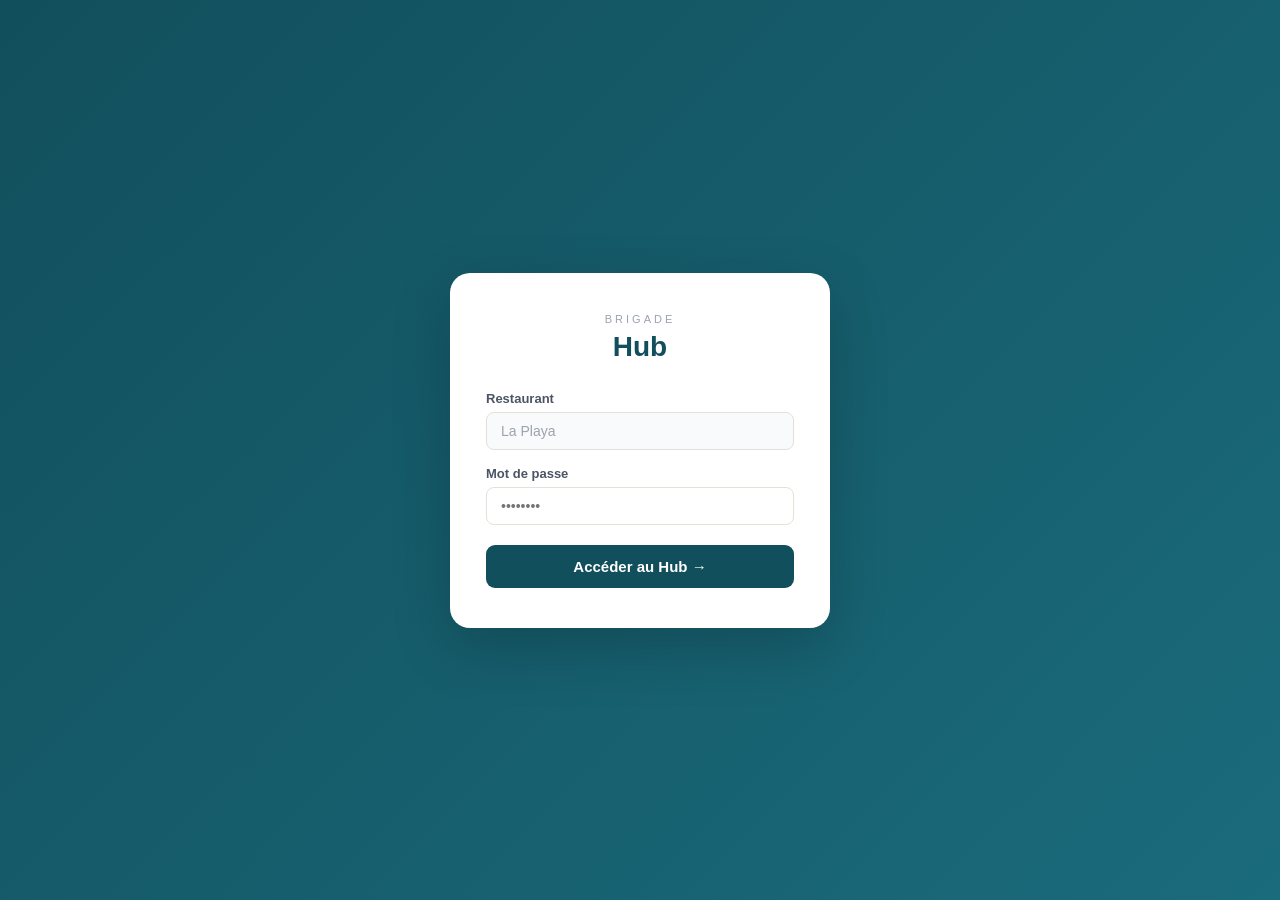
<file: docs/hub.html>
<!DOCTYPE html>
<html lang="fr">
<head>
<meta charset="UTF-8">
<meta name="viewport" content="width=device-width, initial-scale=1.0">
<title>Brigade Hub</title>
<style>
:root {
  --teal:    #124f5c;
  --teal2:   #1a6b7c;
  --teal-lt: #e8f4f7;
  --gold:    #c9a96e;
  --bg:      #f5f3ef;
  --card:    #ffffff;
  --border:  #e5e1d8;
  --t1:      #1a1a1a;
  --t2:      #4b5563;
  --t3:      #9ca3af;
  --s-confirmed: #d1fae5; --s-confirmed-t: #065f46;
  --s-pending:   #fef3c7; --s-pending-t:   #92400e;
  --s-cancelled: #fee2e2; --s-cancelled-t: #991b1b;
  --s-no_show:   #f3f4f6; --s-no_show-t:   #4b5563;
  --radius: 12px;
  --shadow: 0 2px 12px rgba(0,0,0,.07);
}
*,*::before,*::after{box-sizing:border-box;margin:0;padding:0}
body{font-family:'Helvetica Neue',Arial,sans-serif;background:var(--bg);color:var(--t1);min-height:100vh}

/* ── LOGIN ── */
#login-screen{
  display:flex;align-items:center;justify-content:center;
  min-height:100vh;background:linear-gradient(135deg,var(--teal),var(--teal2));
}
.login-box{
  background:#fff;border-radius:20px;padding:40px 36px;width:100%;max-width:380px;
  box-shadow:0 20px 60px rgba(0,0,0,.2);
}
.login-logo{text-align:center;margin-bottom:28px}
.login-logo p{font-size:11px;letter-spacing:3px;text-transform:uppercase;color:var(--t3);margin-bottom:6px}
.login-logo h1{font-size:28px;font-weight:700;color:var(--teal)}
.login-box label{display:block;font-size:13px;font-weight:600;color:var(--t2);margin-bottom:6px}
.login-box input{
  width:100%;padding:11px 14px;border:1.5px solid var(--border);border-radius:8px;
  font-size:15px;outline:none;transition:border-color .15s;
}
.login-box input:focus{border-color:var(--teal)}
.login-btn{
  width:100%;margin-top:20px;padding:13px;background:var(--teal);color:#fff;
  border:none;border-radius:9px;font-size:15px;font-weight:600;cursor:pointer;transition:opacity .15s;
}
.login-btn:hover{opacity:.88}
.login-err{margin-top:12px;text-align:center;font-size:13px;color:#dc2626;display:none}

/* ── APP SHELL ── */
#app{display:none;min-height:100vh;flex-direction:column}

/* Header */
.hdr{
  background:var(--teal);color:#fff;padding:0 24px;height:56px;
  display:flex;align-items:center;justify-content:space-between;
  position:sticky;top:0;z-index:100;
}
.hdr-brand{display:flex;align-items:center;gap:10px}
.hdr-brand span{font-size:11px;letter-spacing:2px;text-transform:uppercase;opacity:.7}
.hdr-brand strong{font-size:17px;font-weight:700}
.hdr-right{display:flex;align-items:center;gap:14px}
.hdr-restaurant{font-size:13px;opacity:.85;border:1px solid rgba(255,255,255,.25);padding:4px 12px;border-radius:20px}
.hdr-logout{font-size:12px;opacity:.6;cursor:pointer;padding:4px 10px;border-radius:6px;transition:opacity .15s}
.hdr-logout:hover{opacity:1;background:rgba(255,255,255,.1)}

/* Layout */
.layout{display:flex;flex:1}

/* Sidebar */
.sidebar{
  width:220px;background:var(--card);border-right:1px solid var(--border);
  padding:20px 12px;display:flex;flex-direction:column;gap:4px;
  position:sticky;top:56px;height:calc(100vh - 56px);overflow-y:auto;
}
.nav-item{
  display:flex;align-items:center;gap:10px;padding:10px 14px;
  border-radius:9px;cursor:pointer;font-size:14px;font-weight:500;color:var(--t2);
  transition:background .12s,color .12s;
}
.nav-item:hover{background:var(--teal-lt);color:var(--teal)}
.nav-item.active{background:var(--teal);color:#fff}
.nav-icon{font-size:16px;width:20px;text-align:center}
.nav-sep{height:1px;background:var(--border);margin:8px 0}

/* Main */
.main{flex:1;padding:28px;overflow-y:auto;min-width:0}
.tab-panel{display:none}
.tab-panel.active{display:block}

/* Page title */
.page-title{font-size:22px;font-weight:700;margin-bottom:20px;color:var(--t1)}
.page-title small{font-size:14px;font-weight:400;color:var(--t3);margin-left:8px}

/* Stat cards */
.stat-row{display:grid;grid-template-columns:repeat(auto-fit,minmax(160px,1fr));gap:14px;margin-bottom:28px}
.stat-card{
  background:var(--card);border-radius:var(--radius);padding:18px 20px;
  box-shadow:var(--shadow);border:1px solid var(--border);
}
.stat-card .label{font-size:12px;text-transform:uppercase;letter-spacing:1px;color:var(--t3);margin-bottom:6px}
.stat-card .value{font-size:28px;font-weight:700;color:var(--t1);line-height:1}
.stat-card .sub{font-size:12px;color:var(--t3);margin-top:4px}
.stat-card.accent{background:var(--teal);border-color:var(--teal)}
.stat-card.accent .label,.stat-card.accent .value,.stat-card.accent .sub{color:#fff}
.stat-card.accent .label,.stat-card.accent .sub{opacity:.8}

/* Date nav */
.date-nav{display:flex;align-items:center;gap:10px;margin-bottom:22px;flex-wrap:wrap}
.date-nav-btn{
  padding:8px 14px;background:var(--card);border:1px solid var(--border);
  border-radius:8px;cursor:pointer;font-size:14px;transition:background .12s;
}
.date-nav-btn:hover{background:var(--teal-lt);border-color:var(--teal)}
.date-nav-btn.today-btn{background:var(--teal);color:#fff;border-color:var(--teal)}
.date-display{font-size:16px;font-weight:600;color:var(--t1);min-width:200px}
input[type="date"]{
  padding:8px 12px;border:1px solid var(--border);border-radius:8px;
  font-size:14px;background:var(--card);color:var(--t1);outline:none;cursor:pointer;
}
input[type="date"]:focus{border-color:var(--teal)}

/* Service chips */
.svc-chips{display:flex;gap:8px;flex-wrap:wrap;margin-bottom:22px}
.svc-chip{
  padding:6px 14px;border-radius:20px;font-size:13px;font-weight:600;cursor:pointer;
  border:2px solid transparent;transition:all .12s;
}
.svc-chip[data-svc="all"]{background:#1a1a1a;color:#fff}
.svc-chip[data-svc="s1"]{background:#dbeafe;color:#1d4ed8;border-color:#bfdbfe}
.svc-chip[data-svc="s2"]{background:#fce7f3;color:#9d174d;border-color:#fbcfe8}
.svc-chip[data-svc="transats"]{background:#e0f2fe;color:#0369a1;border-color:#bae6fd}
.svc-chip[data-svc="soir"]{background:#ede9fe;color:#6d28d9;border-color:#ddd6fe}
.svc-chip.inactive{opacity:.4}

/* Table */
.table-wrap{background:var(--card);border-radius:var(--radius);box-shadow:var(--shadow);overflow:hidden;border:1px solid var(--border)}
table{width:100%;border-collapse:collapse;font-size:14px}
th{
  background:#f9fafb;padding:11px 16px;text-align:left;
  font-size:12px;font-weight:600;color:var(--t3);text-transform:uppercase;letter-spacing:.5px;
  border-bottom:1px solid var(--border);
}
td{padding:12px 16px;border-bottom:1px solid #f3f4f6;vertical-align:middle}
tr:last-child td{border-bottom:none}
tr:hover td{background:#fafaf8}
.name-cell{font-weight:600;color:var(--t1)}
.note-cell{font-size:12px;color:var(--t3);max-width:200px;white-space:nowrap;overflow:hidden;text-overflow:ellipsis}
.pax-badge{
  display:inline-flex;align-items:center;justify-content:center;
  width:28px;height:28px;border-radius:50%;background:var(--teal-lt);
  color:var(--teal);font-size:12px;font-weight:700;
}
.time-cell{font-weight:600;font-variant-numeric:tabular-nums;color:var(--t2)}
.svc-badge{
  padding:3px 9px;border-radius:12px;font-size:11px;font-weight:600;
}
.svc-s1{background:#dbeafe;color:#1d4ed8}
.svc-s2{background:#fce7f3;color:#9d174d}
.svc-transats{background:#e0f2fe;color:#0369a1}
.svc-soir{background:#ede9fe;color:#6d28d9}
.status-badge{
  padding:3px 9px;border-radius:12px;font-size:11px;font-weight:600;
}
.status-confirmed{background:var(--s-confirmed);color:var(--s-confirmed-t)}
.status-pending{background:var(--s-pending);color:var(--s-pending-t)}
.status-cancelled{background:var(--s-cancelled);color:var(--s-cancelled-t)}
.status-no_show{background:var(--s-no_show);color:var(--s-no_show-t)}
.action-btn{
  padding:4px 10px;border-radius:6px;font-size:12px;font-weight:600;cursor:pointer;
  border:1px solid;transition:opacity .12s;
}
.action-btn:hover{opacity:.75}
.btn-cancel{background:#fee2e2;color:#991b1b;border-color:#fca5a5}
.btn-noshow{background:#f3f4f6;color:#4b5563;border-color:#d1d5db}
.btn-confirm{background:#d1fae5;color:#065f46;border-color:#6ee7b7}
.actions-cell{display:flex;gap:6px;flex-wrap:wrap}
.empty-state{padding:48px;text-align:center;color:var(--t3);font-size:15px}

/* Filters bar */
.filters-bar{display:flex;gap:10px;flex-wrap:wrap;margin-bottom:16px;align-items:center}
.filter-select{
  padding:8px 12px;border:1px solid var(--border);border-radius:8px;
  font-size:14px;background:var(--card);color:var(--t1);outline:none;cursor:pointer;
}
.filter-select:focus{border-color:var(--teal)}
.search-input{
  flex:1;min-width:180px;padding:8px 14px;border:1px solid var(--border);
  border-radius:8px;font-size:14px;outline:none;
}
.search-input:focus{border-color:var(--teal)}
.results-count{font-size:13px;color:var(--t3);margin-left:auto}

/* Stats page */
.stats-grid{display:grid;grid-template-columns:repeat(auto-fit,minmax(280px,1fr));gap:20px;margin-bottom:28px}
.stats-card{background:var(--card);border-radius:var(--radius);padding:22px;box-shadow:var(--shadow);border:1px solid var(--border)}
.stats-card h3{font-size:14px;font-weight:600;color:var(--t2);margin-bottom:16px;text-transform:uppercase;letter-spacing:.5px}
.bar-row{display:flex;align-items:center;gap:10px;margin-bottom:10px}
.bar-label{width:90px;font-size:13px;color:var(--t2);text-align:right;flex-shrink:0}
.bar-track{flex:1;height:8px;background:#f3f4f6;border-radius:4px;overflow:hidden}
.bar-fill{height:100%;border-radius:4px;transition:width .4s ease}
.bar-val{width:36px;font-size:13px;font-weight:600;color:var(--t1);text-align:right;flex-shrink:0}
.cat-row{display:flex;align-items:center;justify-content:space-between;padding:8px 0;border-bottom:1px solid #f3f4f6}
.cat-row:last-child{border-bottom:none}
.cat-emoji{font-size:18px;margin-right:8px}
.cat-name{font-size:14px;color:var(--t2)}
.cat-count{font-size:16px;font-weight:700;color:var(--t1)}

/* Settings */
.settings-section{background:var(--card);border-radius:var(--radius);padding:24px;margin-bottom:20px;box-shadow:var(--shadow);border:1px solid var(--border)}
.settings-section h3{font-size:16px;font-weight:700;margin-bottom:20px;color:var(--t1)}
.form-row{display:grid;grid-template-columns:1fr 1fr;gap:16px;margin-bottom:16px}
.form-group label{display:block;font-size:13px;font-weight:600;color:var(--t2);margin-bottom:6px}
.form-group input,.form-group textarea{
  width:100%;padding:10px 14px;border:1.5px solid var(--border);border-radius:8px;
  font-size:14px;outline:none;font-family:inherit;transition:border-color .15s;
}
.form-group input:focus,.form-group textarea:focus{border-color:var(--teal)}
.form-group textarea{resize:vertical;min-height:80px}
.save-btn{
  padding:10px 24px;background:var(--teal);color:#fff;border:none;border-radius:8px;
  font-size:14px;font-weight:600;cursor:pointer;transition:opacity .15s;
}
.save-btn:hover{opacity:.85}
.module-row{display:flex;align-items:center;justify-content:space-between;padding:12px 0;border-bottom:1px solid #f3f4f6}
.module-row:last-child{border-bottom:none}
.module-info strong{font-size:14px;color:var(--t1)}
.module-info small{font-size:12px;color:var(--t3);display:block;margin-top:2px}
.toggle{position:relative;width:44px;height:24px;cursor:pointer}
.toggle input{opacity:0;width:0;height:0}
.toggle-track{
  position:absolute;inset:0;background:#d1d5db;border-radius:12px;transition:background .2s;
}
.toggle input:checked+.toggle-track{background:var(--teal)}
.toggle-thumb{
  position:absolute;width:18px;height:18px;background:#fff;border-radius:50%;
  top:3px;left:3px;transition:left .2s;box-shadow:0 1px 3px rgba(0,0,0,.2);
}
.toggle input:checked~.toggle-thumb{left:23px}
.ref-cell{font-size:12px;color:var(--t3);font-family:monospace}

/* Spinner */
.spinner{
  display:inline-block;width:16px;height:16px;border:2px solid var(--border);
  border-top-color:var(--teal);border-radius:50%;animation:spin .6s linear infinite;vertical-align:middle;margin-right:6px;
}
@keyframes spin{to{transform:rotate(360deg)}}
.loading-row td{text-align:center;padding:32px;color:var(--t3)}

/* Toast */
#hub-toast{
  position:fixed;bottom:24px;right:24px;background:#1a1a1a;color:#fff;
  padding:12px 20px;border-radius:10px;font-size:14px;opacity:0;
  transition:opacity .3s;z-index:9999;max-width:300px;pointer-events:none;
}

/* Responsive */
@media(max-width:768px){
  .sidebar{display:none}
  .main{padding:16px}
  .mobile-nav{
    display:flex;position:fixed;bottom:0;left:0;right:0;
    background:var(--card);border-top:1px solid var(--border);z-index:100;
  }
  .mobile-nav-item{
    flex:1;display:flex;flex-direction:column;align-items:center;padding:10px 4px;
    font-size:10px;color:var(--t3);cursor:pointer;gap:3px;transition:color .12s;
  }
  .mobile-nav-item.active{color:var(--teal)}
  .mobile-nav-item .nav-icon{font-size:20px}
  body{padding-bottom:60px}
  .form-row{grid-template-columns:1fr}
  .stat-row{grid-template-columns:1fr 1fr}
  th:nth-child(n+5){display:none}
  td:nth-child(n+5){display:none}
}
@media(min-width:769px){.mobile-nav{display:none}}
</style>
</head>
<body>

<!-- LOGIN -->
<div id="login-screen">
  <div class="login-box">
    <div class="login-logo">
      <p>Brigade</p>
      <h1>Hub</h1>
    </div>
    <div class="form-group" style="margin-bottom:16px">
      <label>Restaurant</label>
      <input id="login-restaurant" value="La Playa" readonly style="background:#f9fafb;color:var(--t3)">
    </div>
    <div class="form-group">
      <label>Mot de passe</label>
      <input id="login-password" type="password" placeholder="••••••••" onkeydown="if(event.key==='Enter')doLogin()">
    </div>
    <button class="login-btn" onclick="doLogin()">Accéder au Hub →</button>
    <div class="login-err" id="login-err">Mot de passe incorrect</div>
  </div>
</div>

<!-- APP -->
<div id="app">
  <header class="hdr">
    <div class="hdr-brand">
      <div>
        <span>Brigade</span>
        <strong>Hub</strong>
      </div>
    </div>
    <div class="hdr-right">
      <span class="hdr-restaurant" id="hdr-restaurant-name">La Playa</span>
      <span class="hdr-logout" onclick="doLogout()">Déconnexion</span>
    </div>
  </header>

  <div class="layout">
    <!-- Sidebar desktop -->
    <nav class="sidebar">
      <div class="nav-item active" onclick="showTab('today')" data-tab="today">
        <span class="nav-icon">📅</span> Aujourd'hui
      </div>
      <div class="nav-item" onclick="showTab('reservations')" data-tab="reservations">
        <span class="nav-icon">📋</span> Réservations
      </div>
      <div class="nav-sep"></div>
      <div class="nav-item" onclick="showTab('stats')" data-tab="stats">
        <span class="nav-icon">📊</span> Statistiques
      </div>
      <div class="nav-sep"></div>
      <div class="nav-item" onclick="showTab('settings')" data-tab="settings">
        <span class="nav-icon">⚙️</span> Paramètres
      </div>
    </nav>

    <!-- Main content -->
    <main class="main">

      <!-- TODAY -->
      <div class="tab-panel active" id="tab-today">
        <div class="date-nav">
          <button class="date-nav-btn" onclick="todayChangeDate(-1)">←</button>
          <button class="date-nav-btn today-btn" onclick="todayGoToday()">Aujourd'hui</button>
          <button class="date-nav-btn" onclick="todayChangeDate(1)">→</button>
          <input type="date" id="today-date-input" oninput="todaySetDate(this.value)">
          <span class="date-display" id="today-date-label"></span>
        </div>

        <div class="stat-row" id="today-stats">
          <div class="stat-card"><div class="label">Total resas</div><div class="value" id="stat-total">—</div><div class="sub" id="stat-pax-total">— pax</div></div>
          <div class="stat-card"><div class="label">S1 · Midi</div><div class="value" id="stat-s1">—</div><div class="sub" id="stat-s1-pax">— pax</div></div>
          <div class="stat-card"><div class="label">S2 · Après-midi</div><div class="value" id="stat-s2">—</div><div class="sub" id="stat-s2-pax">— pax</div></div>
          <div class="stat-card"><div class="label">Transats</div><div class="value" id="stat-tr">—</div><div class="sub" id="stat-tr-pax">— pax</div></div>
          <div class="stat-card"><div class="label">Soir</div><div class="value" id="stat-soir">—</div><div class="sub" id="stat-soir-pax">— pax</div></div>
        </div>

        <div class="svc-chips" id="today-svc-filter">
          <span class="svc-chip" data-svc="all" onclick="todayFilterSvc('all')">Tous</span>
          <span class="svc-chip" data-svc="s1" onclick="todayFilterSvc('s1')">S1 — Midi</span>
          <span class="svc-chip" data-svc="s2" onclick="todayFilterSvc('s2')">S2 — Après-midi</span>
          <span class="svc-chip" data-svc="transats" onclick="todayFilterSvc('transats')">Transats</span>
          <span class="svc-chip" data-svc="soir" onclick="todayFilterSvc('soir')">Soir</span>
        </div>

        <div class="table-wrap">
          <table>
            <thead><tr>
              <th>Heure</th><th>Nom</th><th>Pax</th><th>Formule</th><th>Service</th><th>Statut</th><th>Note</th><th>Actions</th>
            </tr></thead>
            <tbody id="today-tbody"></tbody>
          </table>
        </div>
      </div>

      <!-- RESERVATIONS -->
      <div class="tab-panel" id="tab-reservations">
        <p class="page-title">Réservations</p>
        <div class="filters-bar">
          <input type="date" id="resa-from">
          <span style="font-size:14px;color:var(--t3)">→</span>
          <input type="date" id="resa-to">
          <button class="date-nav-btn" onclick="loadResaList()" style="background:var(--teal);color:#fff;border-color:var(--teal)">Charger</button>
          <select class="filter-select" id="resa-filter-svc" onchange="renderResaList()">
            <option value="">Tous les services</option>
            <option value="s1">S1 — Midi</option>
            <option value="s2">S2 — Après-midi</option>
            <option value="transats">Transats</option>
            <option value="soir">Soir</option>
          </select>
          <select class="filter-select" id="resa-filter-status" onchange="renderResaList()">
            <option value="">Tous statuts</option>
            <option value="confirmed">Confirmé</option>
            <option value="pending">En attente</option>
            <option value="cancelled">Annulé</option>
            <option value="no_show">No-show</option>
          </select>
          <input type="text" class="search-input" id="resa-search" placeholder="Chercher un nom…" oninput="renderResaList()">
          <span class="results-count" id="resa-count"></span>
        </div>
        <div class="table-wrap">
          <table>
            <thead><tr>
              <th>Date</th><th>Heure</th><th>Nom</th><th>Pax</th><th>Service</th><th>Statut</th><th>Réf.</th><th>Actions</th>
            </tr></thead>
            <tbody id="resa-tbody"></tbody>
          </table>
        </div>
      </div>

      <!-- STATS -->
      <div class="tab-panel" id="tab-stats">
        <p class="page-title">Statistiques <small id="stats-period-label"></small></p>
        <div class="filters-bar" style="margin-bottom:20px">
          <select class="filter-select" id="stats-period" onchange="loadStats()">
            <option value="7">7 derniers jours</option>
            <option value="30" selected>30 derniers jours</option>
            <option value="90">90 derniers jours</option>
          </select>
          <span class="spinner" id="stats-spinner" style="display:none"></span>
        </div>
        <div class="stat-row" id="stats-overview">
          <div class="stat-card accent"><div class="label">Réservations</div><div class="value" id="st-total">—</div></div>
          <div class="stat-card accent"><div class="label">Couverts</div><div class="value" id="st-pax">—</div></div>
          <div class="stat-card"><div class="label">Moy. pax / resa</div><div class="value" id="st-avg">—</div></div>
          <div class="stat-card"><div class="label">Annulations</div><div class="value" id="st-cancel">—</div></div>
        </div>
        <div class="stats-grid">
          <div class="stats-card">
            <h3>Répartition services</h3>
            <div id="stats-svc-bars"></div>
          </div>
          <div class="stats-card">
            <h3>Composition des groupes</h3>
            <div id="stats-cats"></div>
          </div>
          <div class="stats-card">
            <h3>Jours de la semaine</h3>
            <div id="stats-days"></div>
          </div>
          <div class="stats-card">
            <h3>Formules</h3>
            <div id="stats-formulas"></div>
          </div>
        </div>
      </div>

      <!-- SETTINGS -->
      <div class="tab-panel" id="tab-settings">
        <p class="page-title">Paramètres</p>
        <div class="settings-section">
          <h3>Informations restaurant</h3>
          <div class="form-row">
            <div class="form-group"><label>Nom du restaurant</label><input id="set-name" value="La Playa"></div>
            <div class="form-group"><label>Identifiant Brigade</label><input value="laplaya" readonly style="background:#f9fafb;color:var(--t3)"></div>
          </div>
          <div class="form-row">
            <div class="form-group"><label>Email contact</label><input id="set-email" placeholder="contact@laplaya.fr"></div>
            <div class="form-group"><label>Téléphone</label><input id="set-tel" placeholder="+33 4 66 …"></div>
          </div>
          <div class="form-group" style="margin-bottom:16px"><label>Adresse</label><input id="set-addr" placeholder="…, Camargue"></div>
          <button class="save-btn" onclick="saveSettings()">Enregistrer</button>
        </div>

        <div class="settings-section">
          <h3>Modules actifs</h3>
          <div id="modules-list">
            <div class="module-row">
              <div class="module-info"><strong>Brigade Book</strong><small>Formulaire de réservation en ligne</small></div>
              <label class="toggle"><input type="checkbox" checked disabled><span class="toggle-track"></span><span class="toggle-thumb"></span></label>
            </div>
            <div class="module-row">
              <div class="module-info"><strong>Transats</strong><small>Gestion du plan de transats</small></div>
              <label class="toggle"><input type="checkbox" checked id="mod-transats" onchange="saveMods()"><span class="toggle-track"></span><span class="toggle-thumb"></span></label>
            </div>
            <div class="module-row">
              <div class="module-info"><strong>Service Soir</strong><small>Activer le service du soir</small></div>
              <label class="toggle"><input type="checkbox" id="mod-soir" onchange="saveMods()"><span class="toggle-track"></span><span class="toggle-thumb"></span></label>
            </div>
            <div class="module-row">
              <div class="module-info"><strong>CRM Clients</strong><small>Historique et préférences clients</small></div>
              <label class="toggle"><input type="checkbox" id="mod-crm" onchange="saveMods()"><span class="toggle-track"></span><span class="toggle-thumb"></span></label>
            </div>
          </div>
        </div>

        <div class="settings-section">
          <h3>Accès</h3>
          <div class="form-row">
            <div class="form-group"><label>Mot de passe Hub actuel</label><input type="password" placeholder="••••••••"></div>
            <div class="form-group"><label>Nouveau mot de passe</label><input type="password" id="new-pwd" placeholder="••••••••"></div>
          </div>
          <button class="save-btn" onclick="savePassword()">Changer le mot de passe</button>
        </div>
      </div>

    </main>
  </div>

  <!-- Mobile nav -->
  <nav class="mobile-nav">
    <div class="mobile-nav-item active" onclick="showTab('today')" data-tab="today">
      <span class="nav-icon">📅</span>Aujourd'hui
    </div>
    <div class="mobile-nav-item" onclick="showTab('reservations')" data-tab="reservations">
      <span class="nav-icon">📋</span>Resas
    </div>
    <div class="mobile-nav-item" onclick="showTab('stats')" data-tab="stats">
      <span class="nav-icon">📊</span>Stats
    </div>
    <div class="mobile-nav-item" onclick="showTab('settings')" data-tab="settings">
      <span class="nav-icon">⚙️</span>Paramètres
    </div>
  </nav>
</div>

<div id="hub-toast"></div>

<script>
// ══════════════════════════════════════════
// CONFIG — à surcharger par restaurant
// ══════════════════════════════════════════
const HUB_CONFIG = {
  restaurantId:   'laplaya',
  restaurantName: 'La Playa',
  password:       'laplaya2024',
};

const SB_URL = 'https://exfipespqlseeaeozarx.supabase.co';
const SB_KEY = 'eyJhbGciOiJIUzI1NiIsInR5cCI6IkpXVCJ9.eyJpc3MiOiJzdXBhYmFzZSIsInJlZiI6ImV4ZmlwZXNwcWxzZWVhZW96YXJ4Iiwicm9sZSI6ImFub24iLCJpYXQiOjE3OTM5ODIwMjEsImV4cCI6MjEwOTU1ODAyMX0.HwNqF6dqfPDJdyDTv9JLkULFIPO-G45u7Bq5MA2ETtY';

// ── Utils ──────────────────────────────────
function hubToast(msg, dur=2500){
  const t = document.getElementById('hub-toast');
  t.textContent = msg; t.style.opacity = '1';
  clearTimeout(t._tid);
  t._tid = setTimeout(()=>t.style.opacity='0', dur);
}

function fmtDate(iso){
  if(!iso) return '—';
  const d = new Date(iso+'T12:00:00');
  const days=['Dim','Lun','Mar','Mer','Jeu','Ven','Sam'];
  const months=['jan','fév','mar','avr','mai','juin','juil','août','sep','oct','nov','déc'];
  return days[d.getDay()]+' '+d.getDate()+' '+months[d.getMonth()];
}
function fmtDateLong(iso){
  if(!iso) return '—';
  const d = new Date(iso+'T12:00:00');
  const days=['Dimanche','Lundi','Mardi','Mercredi','Jeudi','Vendredi','Samedi'];
  const months=['janvier','février','mars','avril','mai','juin','juillet','août','septembre','octobre','novembre','décembre'];
  return days[d.getDay()]+' '+d.getDate()+' '+months[d.getMonth()]+' '+d.getFullYear();
}
function isoToday(){ return new Date().toISOString().split('T')[0]; }
function addDays(iso, n){
  const d = new Date(iso+'T12:00:00');
  d.setDate(d.getDate()+n);
  return d.toISOString().split('T')[0];
}
function svcLabel(s){ return {s1:'S1 — Midi',s2:'S2 — Après-midi',transats:'Transats',soir:'Soir'}[s]||s; }
function statusLabel(s){ return {confirmed:'Confirmé',pending:'En attente',cancelled:'Annulé',no_show:'No-show'}[s]||s; }
function formulaLabel(f){ return {table:'Table',['table+transats']:'Table + Transats'}[f]||f; }
function paxFromRow(r){ return (r.grands||0)+(r.presque_grands||0)+(r.petits_loups||0)+(r.tout_doux||0)||r.pax||0; }

// ── Supabase ──────────────────────────────
function sbHeaders(){ return { 'apikey':SB_KEY,'Authorization':'Bearer '+SB_KEY,'Content-Type':'application/json','Prefer':'return=representation' }; }

async function sbGet(query){
  const res = await fetch(SB_URL+'/rest/v1/reservations?'+query, { headers: sbHeaders() });
  if(!res.ok) throw new Error('HTTP '+res.status);
  return await res.json();
}

async function sbPatch(ref, fields){
  const res = await fetch(SB_URL+'/rest/v1/reservations?ref=eq.'+encodeURIComponent(ref), {
    method: 'PATCH',
    headers: sbHeaders(),
    body: JSON.stringify(fields),
  });
  if(!res.ok){ const t=await res.text(); throw new Error('HTTP '+res.status+' '+t); }
  return await res.json();
}

// ── Auth ──────────────────────────────────
function isLoggedIn(){ return localStorage.getItem('brigade_hub_auth_'+HUB_CONFIG.restaurantId)==='1'; }
function doLogin(){
  const pwd = document.getElementById('login-password').value;
  if(pwd === HUB_CONFIG.password || localStorage.getItem('brigade_hub_pwd_'+HUB_CONFIG.restaurantId)===pwd){
    localStorage.setItem('brigade_hub_auth_'+HUB_CONFIG.restaurantId,'1');
    document.getElementById('login-screen').style.display='none';
    document.getElementById('app').style.display='flex';
    document.getElementById('hdr-restaurant-name').textContent = HUB_CONFIG.restaurantName;
    initApp();
  } else {
    document.getElementById('login-err').style.display='block';
    setTimeout(()=>document.getElementById('login-err').style.display='none', 2500);
  }
}
function doLogout(){
  localStorage.removeItem('brigade_hub_auth_'+HUB_CONFIG.restaurantId);
  location.reload();
}

// ── Tab navigation ─────────────────────────
function showTab(id){
  document.querySelectorAll('.tab-panel').forEach(p=>p.classList.remove('active'));
  document.getElementById('tab-'+id).classList.add('active');
  document.querySelectorAll('[data-tab]').forEach(el=>{
    el.classList.toggle('active', el.dataset.tab===id);
  });
  if(id==='stats') loadStats();
}

// ══════════════════════════════════════════
// TODAY TAB
// ══════════════════════════════════════════
let todayDate = isoToday();
let todayRows = [];
let todaySvcFilter = 'all';

function todaySetDate(d){ todayDate=d; loadToday(); }
function todayGoToday(){ todayDate=isoToday(); loadToday(); }
function todayChangeDate(n){ todayDate=addDays(todayDate,n); loadToday(); }
function todayFilterSvc(svc){
  todaySvcFilter=svc;
  document.querySelectorAll('#today-svc-filter .svc-chip').forEach(c=>{
    c.classList.toggle('inactive', c.dataset.svc!==svc);
  });
  renderToday();
}

async function loadToday(){
  document.getElementById('today-date-input').value = todayDate;
  document.getElementById('today-date-label').textContent = fmtDateLong(todayDate);
  const tbody = document.getElementById('today-tbody');
  tbody.innerHTML = '<tr class="loading-row"><td colspan="8"><span class="spinner"></span>Chargement…</td></tr>';

  try{
    todayRows = await sbGet(
      'select=*&date=eq.'+todayDate
      +'&restaurant_id=eq.'+HUB_CONFIG.restaurantId
      +'&order=slot.asc'
    );
    renderTodayStats();
    renderToday();
  } catch(e){
    tbody.innerHTML = '<tr><td colspan="8" class="empty-state">❌ Erreur : '+e.message+'</td></tr>';
  }
}

function renderTodayStats(){
  const rows = todayRows.filter(r=>r.status!=='cancelled');
  const byService = (s)=>rows.filter(r=>r.service===s);
  const pax = (arr)=>arr.reduce((acc,r)=>acc+paxFromRow(r),0);

  document.getElementById('stat-total').textContent  = rows.length;
  document.getElementById('stat-pax-total').textContent = pax(rows)+' pax';
  ['s1','s2','transats','soir'].forEach(s=>{
    const arr = byService(s);
    const sfx = {s1:'',s2:'',transats:'-tr',soir:'-soir'}[s];
    const idN = 'stat-'+(s==='transats'?'tr':s==='s1'?'s1':s==='s2'?'s2':'soir');
    document.getElementById(idN).textContent = arr.length;
    document.getElementById(idN+'-pax').textContent = pax(arr)+' pax';
  });
}

function renderToday(){
  const tbody = document.getElementById('today-tbody');
  const rows = todayRows.filter(r=>todaySvcFilter==='all' || r.service===todaySvcFilter);
  if(!rows.length){
    tbody.innerHTML = '<tr><td colspan="8" class="empty-state">Aucune réservation pour ce service</td></tr>';
    return;
  }
  tbody.innerHTML = rows.map(r=>rowHtml(r, true)).join('');
}

// ══════════════════════════════════════════
// RESERVATIONS TAB
// ══════════════════════════════════════════
let resaRows = [];

function initResaTab(){
  const to = isoToday();
  const from = addDays(to, -7);
  document.getElementById('resa-from').value = from;
  document.getElementById('resa-to').value = to;
}

async function loadResaList(){
  const from = document.getElementById('resa-from').value;
  const to   = document.getElementById('resa-to').value;
  if(!from||!to) return;
  const tbody = document.getElementById('resa-tbody');
  tbody.innerHTML = '<tr class="loading-row"><td colspan="8"><span class="spinner"></span>Chargement…</td></tr>';
  try{
    resaRows = await sbGet(
      'select=*&date=gte.'+from+'&date=lte.'+to
      +'&restaurant_id=eq.'+HUB_CONFIG.restaurantId
      +'&order=date.asc,slot.asc'
    );
    renderResaList();
  } catch(e){
    tbody.innerHTML = '<tr><td colspan="8" class="empty-state">❌ '+e.message+'</td></tr>';
  }
}

function renderResaList(){
  const svc    = document.getElementById('resa-filter-svc').value;
  const status = document.getElementById('resa-filter-status').value;
  const search = (document.getElementById('resa-search').value||'').toLowerCase().trim();
  let rows = resaRows;
  if(svc)    rows = rows.filter(r=>r.service===svc);
  if(status) rows = rows.filter(r=>r.status===status);
  if(search) rows = rows.filter(r=>(r.prenom+' '+r.nom+' '+r.email+' '+r.tel).toLowerCase().includes(search));
  document.getElementById('resa-count').textContent = rows.length+' résultat'+(rows.length!==1?'s':'');
  const tbody = document.getElementById('resa-tbody');
  if(!rows.length){
    tbody.innerHTML = '<tr><td colspan="8" class="empty-state">Aucun résultat</td></tr>';
    return;
  }
  tbody.innerHTML = rows.map(r=>rowHtml(r, false)).join('');
}

// ── Shared row renderer ────────────────────
function rowHtml(r, showDate){
  const pax = paxFromRow(r);
  const cols = showDate ? '' : `<td>${fmtDate(r.date)}</td>`;
  const disabled = ['cancelled','no_show'].includes(r.status);
  const actions = disabled ? '' : `
    <div class="actions-cell">
      ${r.status!=='confirmed'?`<button class="action-btn btn-confirm" onclick="updateStatus('${r.ref}','confirmed')">Confirmer</button>`:''}
      ${r.status!=='no_show'?`<button class="action-btn btn-noshow" onclick="updateStatus('${r.ref}','no_show')">No-show</button>`:''}
      <button class="action-btn btn-cancel" onclick="updateStatus('${r.ref}','cancelled')">Annuler</button>
    </div>`;
  return `<tr id="row-${r.ref}">
    ${cols}
    <td class="time-cell">${r.slot||'—'}</td>
    <td><div class="name-cell">${r.prenom||''} ${r.nom||''}</div><div class="note-cell">${r.email||''}</div></td>
    <td><span class="pax-badge">${pax}</span></td>
    <td><span class="svc-badge svc-${r.service}">${svcLabel(r.service)}</span></td>
    <td><span class="status-badge status-${r.status}">${statusLabel(r.status)}</span></td>
    <td class="ref-cell">${r.ref||'—'}</td>
    <td>${actions}</td>
  </tr>`;
}

async function updateStatus(ref, status){
  try{
    await sbPatch(ref, { status });
    // Update local data
    [todayRows, resaRows, _statsRows].forEach(arr=>{
      const r = arr.find(x=>x.ref===ref);
      if(r) r.status = status;
    });
    renderTodayStats();
    renderToday();
    renderResaList();
    hubToast('✓ Statut mis à jour : '+statusLabel(status));
  } catch(e){
    hubToast('❌ Erreur : '+e.message, 5000);
  }
}

// ══════════════════════════════════════════
// STATS TAB
// ══════════════════════════════════════════
let _statsRows = [];

async function loadStats(){
  const days = parseInt(document.getElementById('stats-period').value)||30;
  const to   = isoToday();
  const from = addDays(to, -days+1);
  document.getElementById('stats-period-label').textContent = fmtDate(from)+' – '+fmtDate(to);
  document.getElementById('stats-spinner').style.display='inline-block';

  try{
    _statsRows = await sbGet(
      'select=*&date=gte.'+from+'&date=lte.'+to
      +'&restaurant_id=eq.'+HUB_CONFIG.restaurantId
      +'&order=date.asc'
    );
    renderStats();
  } catch(e){
    hubToast('❌ Stats : '+e.message, 5000);
  }
  document.getElementById('stats-spinner').style.display='none';
}

function renderStats(){
  const rows = _statsRows;
  const active = rows.filter(r=>r.status!=='cancelled');
  const cancelled = rows.filter(r=>r.status==='cancelled');
  const totalPax = active.reduce((acc,r)=>acc+paxFromRow(r),0);
  const avg = active.length ? (totalPax/active.length).toFixed(1) : '—';

  document.getElementById('st-total').textContent   = active.length;
  document.getElementById('st-pax').textContent     = totalPax;
  document.getElementById('st-avg').textContent     = avg;
  document.getElementById('st-cancel').textContent  = cancelled.length;

  // Services
  const svcs = ['s1','s2','transats','soir'];
  const svcNames = {s1:'S1 Midi',s2:'S2 Après-m.',transats:'Transats',soir:'Soir'};
  const svcColors = {s1:'#3b82f6',s2:'#ec4899',transats:'#0ea5e9',soir:'#8b5cf6'};
  const svcCounts = svcs.map(s=>active.filter(r=>r.service===s).length);
  const maxSvc = Math.max(...svcCounts,1);
  document.getElementById('stats-svc-bars').innerHTML = svcs.map((s,i)=>`
    <div class="bar-row">
      <span class="bar-label">${svcNames[s]}</span>
      <div class="bar-track"><div class="bar-fill" style="width:${Math.round(svcCounts[i]/maxSvc*100)}%;background:${svcColors[s]}"></div></div>
      <span class="bar-val">${svcCounts[i]}</span>
    </div>`).join('');

  // Catégories convives
  const catTotal = {grands:0,presque_grands:0,petits_loups:0,tout_doux:0};
  active.forEach(r=>{
    catTotal.grands+=(r.grands||0);
    catTotal.presque_grands+=(r.presque_grands||0);
    catTotal.petits_loups+=(r.petits_loups||0);
    catTotal.tout_doux+=(r.tout_doux||0);
  });
  const cats=[
    {emoji:'👋',name:'Les grands',key:'grands'},
    {emoji:'😎',name:'Les presque-grands',key:'presque_grands'},
    {emoji:'🌊',name:'Les petits loups',key:'petits_loups'},
    {emoji:'🤍',name:'Les tout-doux',key:'tout_doux'},
  ];
  document.getElementById('stats-cats').innerHTML = cats.map(c=>`
    <div class="cat-row">
      <div><span class="cat-emoji">${c.emoji}</span><span class="cat-name">${c.name}</span></div>
      <span class="cat-count">${catTotal[c.key]}</span>
    </div>`).join('');

  // Jours de la semaine
  const dayNames=['Lundi','Mardi','Mercredi','Jeudi','Vendredi','Samedi','Dimanche'];
  const dayCounts = Array(7).fill(0);
  active.forEach(r=>{
    const dow = new Date(r.date+'T12:00:00').getDay();
    // 0=dim→6, 1=lun→0 …
    dayCounts[(dow+6)%7]++;
  });
  const maxDay = Math.max(...dayCounts,1);
  document.getElementById('stats-days').innerHTML = dayNames.map((n,i)=>`
    <div class="bar-row">
      <span class="bar-label">${n}</span>
      <div class="bar-track"><div class="bar-fill" style="width:${Math.round(dayCounts[i]/maxDay*100)}%;background:#124f5c"></div></div>
      <span class="bar-val">${dayCounts[i]}</span>
    </div>`).join('');

  // Formules
  const fTable     = active.filter(r=>r.formula==='table').length;
  const fTableTr   = active.filter(r=>r.formula==='table+transats').length;
  const maxF = Math.max(fTable, fTableTr, 1);
  document.getElementById('stats-formulas').innerHTML = [
    {l:'Table seule', n:fTable, c:'#c9a96e'},
    {l:'Table + Transats', n:fTableTr, c:'#0ea5e9'},
  ].map(f=>`
    <div class="bar-row">
      <span class="bar-label">${f.l}</span>
      <div class="bar-track"><div class="bar-fill" style="width:${Math.round(f.n/maxF*100)}%;background:${f.c}"></div></div>
      <span class="bar-val">${f.n}</span>
    </div>`).join('');
}

// ══════════════════════════════════════════
// SETTINGS TAB
// ══════════════════════════════════════════
function loadSettingsFromStorage(){
  const s = JSON.parse(localStorage.getItem('brigade_hub_settings_'+HUB_CONFIG.restaurantId)||'{}');
  if(s.name)  document.getElementById('set-name').value  = s.name;
  if(s.email) document.getElementById('set-email').value = s.email;
  if(s.tel)   document.getElementById('set-tel').value   = s.tel;
  if(s.addr)  document.getElementById('set-addr').value  = s.addr;
  const mods = s.mods||{};
  if(mods.transats!==undefined) document.getElementById('mod-transats').checked = mods.transats;
  if(mods.soir!==undefined)     document.getElementById('mod-soir').checked     = mods.soir;
  if(mods.crm!==undefined)      document.getElementById('mod-crm').checked      = mods.crm;
}
function saveSettings(){
  const s = JSON.parse(localStorage.getItem('brigade_hub_settings_'+HUB_CONFIG.restaurantId)||'{}');
  s.name  = document.getElementById('set-name').value;
  s.email = document.getElementById('set-email').value;
  s.tel   = document.getElementById('set-tel').value;
  s.addr  = document.getElementById('set-addr').value;
  localStorage.setItem('brigade_hub_settings_'+HUB_CONFIG.restaurantId, JSON.stringify(s));
  hubToast('✓ Paramètres enregistrés');
}
function saveMods(){
  const s = JSON.parse(localStorage.getItem('brigade_hub_settings_'+HUB_CONFIG.restaurantId)||'{}');
  s.mods = {
    transats: document.getElementById('mod-transats').checked,
    soir:     document.getElementById('mod-soir').checked,
    crm:      document.getElementById('mod-crm').checked,
  };
  localStorage.setItem('brigade_hub_settings_'+HUB_CONFIG.restaurantId, JSON.stringify(s));
}
function savePassword(){
  const pwd = document.getElementById('new-pwd').value.trim();
  if(pwd.length < 6){ hubToast('⚠ Mot de passe trop court (6 caractères min)', 3000); return; }
  localStorage.setItem('brigade_hub_pwd_'+HUB_CONFIG.restaurantId, pwd);
  document.getElementById('new-pwd').value='';
  hubToast('✓ Mot de passe modifié');
}

// ══════════════════════════════════════════
// INIT
// ══════════════════════════════════════════
function initApp(){
  loadToday();
  initResaTab();
  loadSettingsFromStorage();
}

// Auto-login check
if(isLoggedIn()){
  document.getElementById('login-screen').style.display='none';
  document.getElementById('app').style.display='flex';
  document.getElementById('hdr-restaurant-name').textContent = HUB_CONFIG.restaurantName;
  initApp();
}
</script>
</body>
</html>
</file>
<file: css/tokens.css>
@import url('https://fonts.googleapis.com/css2?family=DM+Sans:ital,opsz,wght@0,9..40,300;0,9..40,400;0,9..40,500;0,9..40,600;0,9..40,700;1,9..40,400&family=DM+Mono:wght@400;500&display=swap');
:root{
  /* ── Palette sable & mer */
  --bg:#F4F3EF;
  --bg2:#ECEAE4;
  --card:#FFFFFF;
  --card2:#FAFAF8;
  --sep:rgba(60,54,44,0.10);
  --sep2:rgba(60,54,44,0.16);

  /* ── Typographie */
  --t1:#18181A;
  --t2:#3A3830;
  --t3:#7C7A72;
  --t4:#A8A59D;
  --t5:#D4D1CA;

  /* ── Services */
  --s1:#1A7A3E; --s1bg:#EDF7F1; --s1bd:#7DC4A0; --s1t:#0D5C2E;
  --s2:#C47A0A; --s2bg:#FEF6E8; --s2bd:#F0C070; --s2t:#8A5200;
  --so:#6B48C8; --sobg:#F0EDF9; --sobd:#B9ABEA; --sot:#3E2590;
  --rtbg:#E8F4FD; --rtbd:#6BBDE0; --rtt:#0A6EA6;

  /* ── Couleurs système */
  --green:#16A34A; --gbg:#ECFDF5; --gb:#86EFAC; --gt:#14532D;
  --orange:#D97706; --obg:#FFFBEB; --ob:#FCD34D; --ot:#92400E;
  --red:#DC2626;  --rbg:#FEF2F2; --rb:#FCA5A5; --rt:#991B1B;
  --blue:#2563EB; --bbg:#EFF6FF; --bbd:#93C5FD; --bt:#1E3A8A;
  --purple:#7C3AED; --pbg:#F5F3FF; --pb:#C4B5FD; --pt:#4C1D95;
  --teal:#0284C7; --tbg:#F0F9FF; --tbd:#7DD3FC; --tt:#0C4A6E;
  --gold:#D97706; --gdbg:#FFFBEB; --gdb:#FDE68A; --gdt:#78350F;

  /* ── Ombres */
  --shadow:0 1px 4px rgba(24,20,10,0.07);
  --shadow-md:0 4px 16px rgba(24,20,10,0.09),0 1px 4px rgba(24,20,10,0.05);
  --shadow-lg:0 12px 32px rgba(24,20,10,0.12);

  /* ── Radius */
  --r:12px; --r-sm:8px; --r-lg:16px; --r-xl:20px;
}
</file>
<file: css/app.css>
*{box-sizing:border-box;margin:0;padding:0;-webkit-tap-highlight-color:transparent;-webkit-user-select:none;user-select:none}
html,body{height:100%;overflow:hidden;background:var(--bg)}
body{font-family:'DM Sans',system-ui,-apple-system,sans-serif;color:var(--t1);font-size:14px;line-height:1.45;-webkit-font-smoothing:antialiased}

/* ══════════════════════════════════
   TOPBAR
══════════════════════════════════ */
#topbar{
  height:54px;background:var(--card);
  border-bottom:0.5px solid var(--sep);
  display:flex;align-items:center;
  padding:0 16px;gap:8px;flex-shrink:0;
  box-shadow:none;
  position:relative;z-index:80;
}
.logo{font-size:16px;font-weight:700;color:var(--t1);letter-spacing:-.3px;white-space:nowrap;margin-right:6px}
.logo-dot{color:var(--teal)}
.tabs{display:flex;gap:2px;flex:1;min-width:0}
.tab{padding:7px 16px;border-radius:var(--r-sm);font-size:13px;font-weight:600;color:var(--t3);cursor:pointer;border:none;background:none;font-family:inherit;transition:all .15s;white-space:nowrap;position:relative}
.tab:hover{color:var(--t2);background:var(--bg)}
.tab.on{color:var(--t1);background:var(--bg);font-weight:700}
.tab.on::after{content:'';position:absolute;bottom:0;left:12px;right:12px;height:2.5px;border-radius:2px}
.tab.t0.on::after{background:var(--green)}
.tab.t1.on::after{background:var(--teal)}
.tab.t2.on::after{background:var(--orange)}
.tab.t3.on::after{background:var(--purple)}
.topright{display:flex;align-items:center;gap:6px;margin-left:auto}
.chip{padding:4px 11px;border-radius:20px;font-size:11px;font-weight:700;white-space:nowrap;border:0.5px solid}
.chip-ok{background:var(--gbg);border-color:var(--gb);color:var(--gt)}
.chip-warn{background:var(--obg);border-color:var(--ob);color:var(--ot)}
.chip-info{background:var(--bbg);border-color:var(--bbd);color:var(--bt)}
.chip-neu{background:var(--bg);border-color:var(--sep2);color:var(--t3)}
.ib{width:36px;height:36px;border-radius:var(--r-sm);border:1px solid var(--sep);background:var(--card);display:flex;align-items:center;justify-content:center;cursor:pointer;font-size:15px;color:var(--t3);transition:all .15s;flex-shrink:0}
.ib:hover{background:var(--bg);color:var(--t1);border-color:var(--t4)}
.ib.active{background:var(--rbg);border-color:var(--rb);color:var(--rt)}
/* ── Badge assistant (état neutre) ── */
/* .ab-red/.ab-orange/.ab-yellow ajoutés dynamiquement */
#assist-btn{position:relative}
#assist-btn.ab-red{background:var(--rbg);border-color:var(--rb);color:var(--rt)}
#assist-btn.ab-orange{background:var(--obg);border-color:var(--obd);color:var(--ot)}
#assist-btn.ab-yellow{background:var(--ybg,#FEFCE8);border-color:var(--ybd,#FDE68A);color:var(--yt,#92400E)}
.ab-cnt{position:absolute;top:-5px;right:-6px;background:var(--red);color:#fff;font-size:9px;font-weight:800;min-width:16px;height:16px;border-radius:20px;padding:0 4px;align-items:center;justify-content:center;line-height:1}

/* ══════════════════════════════════
   LAYOUT OS
══════════════════════════════════ */
#os-shell{display:flex;height:calc(100dvh - 54px);overflow:hidden}
#app{display:flex;flex:1;overflow:hidden;min-width:0}

/* ── SIDEBAR — PlayaOS Navigation ── */
#os-nav{
  width:96px;min-width:96px;
  background:#FFFFFF;
  border-right:0.5px solid var(--sep);
  display:flex;flex-direction:column;
  align-items:center;
  padding:14px 0 14px;
  flex-shrink:0;
  overflow:hidden;
}
.osn-logo-wrap{padding:0 0 18px;text-align:center;position:relative;cursor:pointer}
.osn-logo{font-size:13px;font-weight:900;color:var(--t1);letter-spacing:-.5px;line-height:1}
.osn-logo-sub{font-size:8px;font-weight:600;color:var(--t4);text-transform:uppercase;letter-spacing:.15em;margin-top:3px}

.osn-scroll{flex:1;overflow-y:auto;width:100%;padding:0 10px;display:flex;flex-direction:column;gap:3px;scrollbar-width:none}
.osn-scroll::-webkit-scrollbar{display:none}
.osn-sec-label{font-size:8px;font-weight:700;color:var(--t5);text-transform:uppercase;letter-spacing:.15em;padding:8px 10px 4px;text-align:center}
.osn-sep{height:0.5px;background:var(--sep);margin:4px 12px}

.osni{
  display:flex;flex-direction:column;align-items:center;
  gap:5px;padding:10px 4px 8px;
  border-radius:14px;cursor:pointer;
  border:none;background:none;
  width:100%;font-family:inherit;
  transition:background .18s cubic-bezier(.4,0,.2,1),transform .1s;
  position:relative;
}
.osni:hover{background:var(--bg)}
.osni:active{transform:scale(.97)}
.osni.on{background:var(--bg2)}
.osni.on::before{
  content:'';position:absolute;left:-10px;top:50%;transform:translateY(-50%);
  width:3px;height:24px;border-radius:0 2px 2px 0;background:var(--t1);
}
.osni-icon{
  width:40px;height:40px;border-radius:12px;
  display:flex;align-items:center;justify-content:center;
  flex-shrink:0;transition:transform .18s cubic-bezier(.34,1.3,.64,1);
}
.osni:hover .osni-icon{transform:scale(1.06)}
.osni-name{font-size:10px;font-weight:500;color:var(--t3);text-align:center;line-height:1.2;white-space:nowrap;letter-spacing:.01em;transition:color .15s}
.osni.on .osni-name{color:var(--t1);font-weight:700}
.osni-badge{
  position:absolute;top:7px;right:14px;
  min-width:16px;height:16px;
  border-radius:20px;padding:0 5px;
  font-size:9px;font-weight:700;
  color:#fff;background:var(--red);
  display:flex;align-items:center;justify-content:center;
  border:2px solid #fff;
  font-family:'DM Mono',monospace;
}
.osni-dot{
  position:absolute;top:9px;right:16px;
  width:8px;height:8px;border-radius:50%;
  background:var(--green);border:2px solid #fff;
  box-shadow:0 0 0 2px rgba(22,163,74,.15);
}
.osn-user-wrap{
  width:100%;padding:0 10px;margin-top:8px;flex-shrink:0;
}
.osn-user{
  width:44px;height:44px;border-radius:50%;
  background:linear-gradient(135deg,#E89A3C,#D17A20);
  display:flex;align-items:center;justify-content:center;
  font-size:15px;font-weight:700;color:#fff;
  cursor:pointer;margin:0 auto;
  transition:transform .15s;
  box-shadow:0 2px 8px rgba(209,122,32,.3);
  font-family:'DM Sans',sans-serif;
  letter-spacing:-.02em;
}
.osn-user:hover{transform:scale(1.05)}
#module-container{flex:1;display:flex;flex-direction:column;overflow:hidden;min-width:0}
/* Dashboard */
.dash-page{flex:1;overflow-y:auto;padding:14px;display:flex;flex-direction:column;gap:12px;background:var(--bg)}
.dash-kpi-row{display:grid;grid-template-columns:repeat(4,minmax(0,1fr));gap:10px}
.dkpi{background:var(--card);border:0.5px solid var(--sep);border-radius:12px;padding:12px 14px;box-shadow:var(--shadow)}
.dkpi-l{font-size:9px;font-weight:700;color:var(--t3);text-transform:uppercase;letter-spacing:.08em;margin-bottom:4px}
.dkpi-v{font-size:26px;font-weight:800;line-height:1;color:var(--t1)}
.dkpi-v.g{color:var(--gt)}.dkpi-v.o{color:var(--ot)}.dkpi-v.b{color:var(--bt)}.dkpi-v.p{color:var(--pt)}
.dkpi-d{font-size:10px;font-weight:600;margin-top:4px}
.dkpi-d.up{color:var(--gt)}.dkpi-d.down{color:var(--rt)}.dkpi-d.neu{color:var(--t3)}
.dash-g2{display:grid;grid-template-columns:1fr 1fr;gap:10px}
.dash-g3{display:grid;grid-template-columns:1fr 1fr 1fr;gap:10px}
.dash-card{background:var(--card);border:0.5px solid var(--sep);border-radius:12px;overflow:hidden;box-shadow:var(--shadow)}
.dash-card-head{padding:10px 14px;border-bottom:0.5px solid var(--sep);display:flex;align-items:center;justify-content:space-between}
.dash-card-title{font-size:12px;font-weight:700;color:var(--t1)}
.dash-card-body{padding:12px 14px}
.dash-row{display:flex;align-items:center;gap:8px;padding:7px 0;border-bottom:0.5px solid var(--bg);font-size:12px}
.dash-row:last-child{border:none}
.dash-dot{width:8px;height:8px;border-radius:50%;flex-shrink:0}
.dash-label{flex:1;font-weight:600;color:var(--t1)}
.dash-val{font-weight:700}
.dash-pbar-wrap{background:var(--bg);border-radius:3px;height:5px;overflow:hidden;width:80px;flex-shrink:0}
.dash-pbar{height:100%;border-radius:3px}
.dash-action{font-size:11px;font-weight:700;color:var(--blue);cursor:pointer;flex-shrink:0}
/* Équipe */
.team-page{flex:1;overflow-y:auto;padding:14px;background:var(--bg);display:flex;flex-direction:column;gap:12px}
.pg-grid{display:grid;grid-template-columns:120px repeat(7,1fr);gap:0;font-size:11px;border:0.5px solid var(--sep);border-radius:10px;overflow:hidden;background:var(--card)}
.pg-head{font-size:9px;font-weight:700;color:var(--t3);text-align:center;padding:8px 4px;border-bottom:0.5px solid var(--sep);text-transform:uppercase;letter-spacing:.06em;background:var(--bg)}
.pg-name{font-size:11px;font-weight:600;color:var(--t2);padding:8px 10px;border-bottom:0.5px solid var(--bg);border-right:0.5px solid var(--sep)}
.pg-cell{padding:5px 3px;border-bottom:0.5px solid var(--bg);border-left:0.5px solid var(--sep);text-align:center}
.pg-cell:last-child{border-bottom:none}
.shift{border-radius:5px;padding:3px 4px;font-size:9px;font-weight:700;text-align:center;display:inline-block;width:100%}
.sh-m{background:var(--s1bg);color:var(--s1t)}.sh-s{background:var(--s2bg);color:var(--s2t)}
.sh-n{background:var(--sobg);color:var(--sot)}.sh-off{background:var(--bg);color:var(--t4)}
.sh-abs{background:var(--rbg);color:var(--rt)}
/* Stocks */
.stock-page{flex:1;overflow-y:auto;padding:14px;background:var(--bg);display:flex;flex-direction:column;gap:12px}
.stock-row{display:flex;align-items:center;gap:10px;padding:9px 0;border-bottom:0.5px solid var(--bg);font-size:12px}
.stock-row:last-child{border:none}
.stock-name{font-weight:700;color:var(--t1);flex:1}
.stock-cat{font-size:10px;color:var(--t3);font-weight:500}
.stock-bar-w{width:90px;height:6px;background:var(--bg);border-radius:3px;overflow:hidden;flex-shrink:0}
.stock-bar{height:100%;border-radius:3px}
.stock-qty{font-size:11px;font-weight:700;min-width:52px;text-align:right}
.stock-alert{font-size:10px;font-weight:700;padding:2px 7px;border-radius:20px;flex-shrink:0}
/* Analyse */
.analyse-page{flex:1;overflow-y:auto;padding:14px;background:var(--bg);display:flex;flex-direction:column;gap:12px}
.bar-chart{display:flex;gap:5px;height:80px;align-items:flex-end}
.bc{flex:1;border-radius:3px 3px 0 0;min-height:3px;transition:opacity .13s;cursor:pointer}
.bc:hover{opacity:.75}
.bc-labels{display:flex;gap:5px;margin-top:4px}
.bc-l{flex:1;font-size:9px;font-weight:600;color:var(--t3);text-align:center}
/* AI */
.ai-page{flex:1;display:flex;overflow:hidden}
.ai-chat{flex:1;display:flex;flex-direction:column;overflow:hidden;border-right:0.5px solid var(--sep)}
.ai-msgs{flex:1;overflow-y:auto;padding:14px;display:flex;flex-direction:column;gap:8px}
.ai-bub{border-radius:10px;padding:9px 12px;font-size:12px;line-height:1.55;max-width:88%}
.ai-bub.bot{background:var(--pbg);color:var(--t1);border:0.5px solid var(--pbd);align-self:flex-start}
.ai-bub.user{background:#007AFF;color:#fff;align-self:flex-end;font-weight:600}
.ai-ts{text-align:center;margin:4px 0}
.ai-ts span{font-size:10px;font-weight:600;color:var(--t4);background:var(--bg);padding:3px 10px;border-radius:20px}
.ai-chips{display:flex;gap:5px;flex-wrap:wrap;margin-top:4px}
.ai-chip{padding:4px 10px;border-radius:20px;font-size:11px;font-weight:700;border:0.5px solid var(--pbd);background:var(--pbg);color:var(--pt);cursor:pointer;transition:all .13s}
.ai-chip:hover{background:var(--purple);color:#fff;border-color:var(--purple)}
.ai-inp-row{padding:10px 14px;border-top:0.5px solid var(--sep);background:var(--card);flex-shrink:0;display:flex;gap:8px}
.ai-inp{flex:1;padding:9px 12px;border-radius:10px;border:0.5px solid var(--sep2);background:var(--bg);font-size:13px;color:var(--t1);font-family:inherit;outline:none}
.ai-inp:focus{border-color:var(--pbd);background:var(--card)}
.ai-send{padding:9px 16px;border-radius:10px;background:var(--purple);color:#fff;border:none;font-size:13px;font-weight:700;cursor:pointer;font-family:inherit}
.ai-side{width:260px;overflow-y:auto;padding:12px;background:var(--bg);display:flex;flex-direction:column;gap:8px}
.ai-sug{background:var(--card);border:0.5px solid var(--sep);border-radius:10px;padding:10px 12px;cursor:pointer;transition:border-color .13s}
.ai-sug:hover{border-color:var(--pbd)}
.ai-sug-t{font-size:12px;font-weight:700;color:var(--t1);margin-bottom:2px}
.ai-sug-s{font-size:11px;color:var(--t3)}

/* ══════════════════════════════════
   SIDEBAR
══════════════════════════════════ */
#sidebar{
  width:268px;min-width:268px;
  background:var(--card);
  border-right:0.5px solid var(--sep);
  display:flex;flex-direction:column;
  overflow:hidden;
}
.sb-section{padding:10px 12px;border-bottom:0.5px solid var(--sep);flex-shrink:0}
.sb-label{font-size:10px;font-weight:700;color:var(--t4);text-transform:uppercase;letter-spacing:.09em;margin-bottom:0}

/* RUSH TIMELINE */
.rush-widget{padding:10px 12px 12px;border-bottom:0.5px solid var(--sep);flex-shrink:0}
.rush-header{display:flex;align-items:center;justify-content:space-between;margin-bottom:8px}
.rush-title{font-size:10px;font-weight:700;color:var(--t4);text-transform:uppercase;letter-spacing:.09em}
.rush-peak-label{font-size:11px;font-weight:700}
.rush-chart{display:flex;gap:3px;height:44px;align-items:flex-end}
.rush-col{flex:1;display:flex;flex-direction:column;align-items:center;gap:0}
.rush-bar-wrap{flex:1;width:100%;display:flex;align-items:flex-end}
.rush-bar{width:100%;border-radius:3px 3px 0 0;min-height:4px;transition:all .3s;display:flex;align-items:flex-start;justify-content:center}
.rush-bar-val{font-size:8px;font-weight:800;color:#fff;margin-top:2px;line-height:1}
.rush-col-label{font-size:8px;font-weight:600;color:var(--t4);margin-top:3px;white-space:nowrap}
.rush-legend{display:flex;gap:10px;margin-top:6px}
.rl-item{display:flex;align-items:center;gap:4px;font-size:9px;font-weight:600;color:var(--t4)}
.rl-dot{width:7px;height:7px;border-radius:50%}

/* SEARCH */
.sb-search-wrap{padding:8px 12px 6px;flex-shrink:0}

/* Filtre placé / non-placé */
.pf-btn{flex:1;padding:5px 4px;border:1px solid var(--sep);border-radius:var(--r-sm);background:var(--bg);font-size:11px;font-weight:600;color:var(--t3);font-family:inherit;cursor:pointer;transition:all .15s;white-space:nowrap}
.pf-btn:hover{background:var(--card);color:var(--t1)}
.pf-btn.pf-active{background:var(--t1);color:var(--bg);border-color:var(--t1)}
#placement-filter{border-bottom:0.5px solid var(--sep);padding-bottom:8px}
.sb-search{width:100%;padding:9px 14px;border-radius:var(--r);border:1px solid var(--sep);background:var(--bg);font-size:13px;font-weight:400;color:var(--t1);font-family:inherit;outline:none;transition:border-color .15s}
.sb-search::placeholder{color:var(--t4)}
.sb-search:focus{border-color:var(--blue);background:var(--card);box-shadow:0 0 0 3px rgba(37,99,235,.08)}

/* RESA LIST */
#resa-list{overflow-y:auto;flex:1;padding:6px 8px}
.rc{
  border-radius:0 var(--r) var(--r) 0;padding:11px 13px;margin-bottom:6px;
  cursor:pointer;background:var(--card);
  border:0.5px solid var(--sep);
  border-left:3px solid transparent;
  transition:box-shadow .15s,transform .1s;
  position:relative;
  touch-action:none;
}
.rc:hover{box-shadow:var(--shadow-md);transform:translateX(1px)}
.rc.rc-placed{border-radius:0 var(--r) var(--r) 0}
.rc.rc-urgent{border-radius:0 var(--r) var(--r) 0}
.rc.svc-s1{background:var(--s1bg);border-left-color:var(--s1)}
.rc.svc-s2{background:var(--s2bg);border-left-color:var(--s2)}
.rc.svc-soir{background:var(--sobg);border-left-color:var(--so)}
.rc.svc-rt{background:var(--rtbg);border-left-color:var(--teal)}
.rc.rc-sel{border-color:var(--blue);background:var(--bbg);box-shadow:0 0 0 2.5px rgba(37,99,235,0.12)}
.rc.rc-ns{opacity:.3;pointer-events:none}
.rc.rc-waiting-true{border-left:3.5px solid var(--orange) !important}
.rc-att-badge{display:inline-flex;align-items:center;gap:3px;font-size:9px;font-weight:700;padding:1px 6px;border-radius:20px;background:var(--obg);border:0.5px solid var(--ob);color:var(--ot);margin-top:3px}
.rc-waiting-badge{display:inline-flex;align-items:center;gap:3px;font-size:9px;font-weight:800;padding:1px 6px;border-radius:20px;background:var(--obg);border:0.5px solid var(--obd);color:var(--ot);flex-shrink:0}
.rc.rc-fuse{border:2px solid var(--gold);background:var(--gdbg)}
.rc-top{display:flex;justify-content:space-between;align-items:flex-start;gap:6px;margin-bottom:2px}
.rc-name{font-size:13px;font-weight:600;color:var(--t1);overflow:hidden;text-overflow:ellipsis;display:-webkit-box;-webkit-line-clamp:2;-webkit-box-orient:vertical;line-height:1.3;max-width:165px}
.rc-pax{font-size:11px;font-weight:700;padding:2px 8px;border-radius:20px;border:0.5px solid;flex-shrink:0;white-space:nowrap}
.svc-s1 .rc-pax{background:var(--s1bg);border-color:var(--s1bd);color:var(--s1t)}
.svc-s2 .rc-pax{background:var(--s2bg);border-color:var(--s2bd);color:var(--s2t)}
.svc-rt .rc-pax{background:var(--rtbg);border-color:var(--rtbd);color:var(--rtt)}
.svc-soir .rc-pax,.rc-pax{background:var(--sobg);border-color:var(--sobd);color:var(--sot)}
.rc-sub{font-size:11px;color:var(--t3);font-weight:500;margin-top:1px}
.rc-placed-tag{font-size:10px;font-weight:700;color:var(--gt);margin-top:3px}
.rc-tr-tag{font-size:10px;font-weight:700;color:var(--ot);margin-top:3px}
.rc-svc-badge{font-size:9px;font-weight:800;padding:2px 7px;border-radius:20px;border:0.5px solid;white-space:nowrap;flex-shrink:0}
.rc-svc-s1{background:var(--s1bg);border-color:var(--s1bd);color:var(--s1t)}
.rc-svc-s2{background:var(--s2bg);border-color:var(--s2bd);color:var(--s2t)}
.rc-svc-soir{background:var(--sobg);border-color:var(--sobd);color:var(--sot)}
.rc-repas-tag{display:inline-block;margin-top:4px;font-size:10px;font-weight:700;padding:2px 8px;border-radius:20px;background:var(--rtbg);border:0.5px solid var(--rtbd);color:var(--rtt)}
.urgent-dot{width:6px;height:6px;border-radius:50%;background:var(--red);display:inline-block;margin-right:4px;vertical-align:middle;flex-shrink:0}

.sb-add{
  margin:8px 10px 10px;padding:13px;
  border-radius:var(--r);background:var(--t1);
  color:#fff;font-size:13px;font-weight:600;
  border:none;cursor:pointer;font-family:inherit;
  transition:all .18s;text-align:center;flex-shrink:0;
  letter-spacing:.01em;
}
.sb-add:hover{background:var(--t2);transform:translateY(-1px);box-shadow:var(--shadow-md)}

/* ══════════════════════════════════
   CANVAS
══════════════════════════════════ */
#canvas{flex:1;overflow:auto;padding:16px;display:flex;flex-direction:column;gap:14px;background:var(--bg)}

/* TOOLBAR */
.toolbar{display:flex;gap:8px;flex-wrap:wrap;flex-shrink:0}
.tbtn{padding:9px 15px;border-radius:var(--r-sm);border:1px solid var(--sep2);background:var(--card);font-size:12px;font-weight:500;color:var(--t2);cursor:pointer;font-family:inherit;display:flex;align-items:center;gap:5px;transition:all .15s;box-shadow:var(--shadow);white-space:nowrap;letter-spacing:.01em}
.tbtn:hover{background:var(--bg);border-color:var(--t3);transform:translateY(-1px);box-shadow:var(--shadow-md)}
.tbtn:active{transform:translateY(0)}
.tbtn-primary{background:var(--t1);border-color:var(--t1);color:#fff;box-shadow:0 2px 12px rgba(24,24,26,0.2)}
.tbtn-primary:hover{opacity:.88}
.tbtn-fuse{background:var(--gdbg);border-color:var(--gdb);color:var(--gdt)}
.tbtn-move-on{background:#E8F0FE;border-color:#6B8FE8;color:#1A3AB8}
.TBL.move-dragging{opacity:.3;cursor:grabbing}
.TBL.move-over{border:2.5px dashed #6B8FE8;background:#E8F0FE}
.move-mode-banner{display:none;background:#1A3AB8;color:#fff;text-align:center;font-size:12px;font-weight:700;padding:7px;cursor:pointer;flex-shrink:0}
.move-mode-banner.on{display:block}
.tbtn-fuse-on{background:var(--gold);border-color:var(--gold);color:#fff;box-shadow:0 2px 8px rgba(245,158,11,0.35)}
.tbtn-save{background:var(--gbg);border-color:var(--gb);color:var(--gt)}
.tbtn-danger{background:var(--rbg);border-color:var(--rb);color:var(--rt)}

/* STATS BAR */
.stats-bar{display:flex;gap:10px;align-items:center;flex-shrink:0;padding:2px 0}
.stat-card{background:var(--card);border:0.5px solid var(--sep);border-radius:var(--r);padding:8px 16px;box-shadow:var(--shadow)}
.stat-card-label{font-size:9px;font-weight:700;color:var(--t4);text-transform:uppercase;letter-spacing:.09em;margin-bottom:2px}
.stat-card-value{font-size:22px;font-weight:800;line-height:1;color:var(--t1)}
.stat-card-sub{font-size:10px;color:var(--t3);margin-top:2px}
.stat-pill{display:inline-flex;align-items:center;padding:4px 12px;border-radius:20px;font-size:12px;font-weight:700;border:0.5px solid}
.pill-green{background:var(--s1bg);border-color:var(--s1bd);color:var(--s1t)}
.pill-blue{background:var(--rtbg);border-color:var(--rtbd);color:var(--rtt)}
.pill-red{background:var(--rbg);border-color:var(--rb);color:var(--rt)}
.pax-circle{display:flex;flex-direction:column;align-items:center;justify-content:center;width:62px;height:62px;border-radius:14px;border:1.5px solid;flex-shrink:0;transition:transform .15s;gap:1px}
.pax-circle:hover{transform:scale(1.05)}
.pax-c-label{font-size:9px;font-weight:800;letter-spacing:.06em;line-height:1;text-transform:uppercase}
.pax-c-val{font-size:20px;font-weight:700;line-height:1.1;font-family:'DM Mono',monospace}
.pax-c-sub{font-size:9px;font-weight:600;line-height:1;opacity:.7}
/* capacité service : surcharge couleur quand on approche/dépasse 70 PAX */
.pax-warn{background:var(--obg)!important;border-color:var(--obd)!important;color:var(--ot)!important}
.pax-full{background:var(--rbg)!important;border-color:var(--rb)!important;color:var(--rt)!important}
.pax-s1{background:var(--s1bg);border-color:var(--s1bd);color:var(--s1t)}
.pax-s2{background:var(--s2bg);border-color:var(--s2bd);color:var(--s2t)}
.pax-rt{background:var(--rtbg);border-color:var(--rtbd);color:var(--rtt)}
.pax-soir{background:var(--sobg);border-color:var(--sobd);color:var(--sot)}
/* Override pour arrondi carré */
.pax-s1,.pax-s2,.pax-rt,.pax-soir{border-radius:14px}
/* Icone transat CSS */
.transat-ico,.transat-ico-sm,.transat-ico-tab{display:inline-block;position:relative;vertical-align:middle}
.transat-ico::before{content:'\26F1';font-size:13px}
.transat-ico-sm::before{content:'\26F1';font-size:11px}
.transat-ico-tab::before{content:'\26F1';font-size:12px}
.stat-ok{color:var(--gt)} .stat-warn{color:var(--ot)} .stat-info{color:var(--bt)}

/* LEGEND ROW */
.legend-row{display:flex;gap:12px;flex-wrap:wrap;align-items:center;flex-shrink:0}
.legend-item{display:flex;align-items:center;gap:5px;font-size:11px;font-weight:600;color:var(--t3)}
.legend-swatch{width:14px;height:14px;border-radius:4px;border:1.5px solid;flex-shrink:0}

/* ══════════════════════════════════
   FLOOR PLAN — TABLES
══════════════════════════════════ */
.floor-card{background:var(--card);border-radius:var(--r-xl);border:0.5px solid var(--sep);padding:20px;box-shadow:var(--shadow)}
.zone-block{margin-bottom:20px}
.zone-block:last-child{margin-bottom:0}
.zone-label{font-size:9px;font-weight:700;color:var(--t4);text-transform:uppercase;letter-spacing:.12em;margin-bottom:10px;padding-bottom:6px;border-bottom:1px solid var(--bg2)}
.tables-row{display:flex;gap:9px;flex-wrap:wrap}

/* THE TABLE — Signature gros carrés style L'Addition */
.TBL{
  border-radius:var(--r-lg);border:1.5px solid var(--sep);
  background:var(--card);
  display:flex;flex-direction:column;align-items:center;justify-content:center;
  cursor:pointer;text-align:center;padding:8px 5px;
  transition:all .18s cubic-bezier(.34,1.2,.64,1);position:relative;flex-shrink:0;
  box-shadow:var(--shadow);
}
.TBL.sm{width:68px;height:68px}
.TBL.md{width:100px;height:68px}
.TBL.lg{width:126px;height:68px}
.TBL:hover:not(.occ):not(.urg){border-color:var(--blue);background:var(--bbg);transform:scale(1.03)}
.TBL.occ{background:var(--s1bg);border-color:var(--s1bd)}
.TBL.urg{background:var(--rbg);border-color:var(--rb)}
.TBL.dropping{background:var(--bbg);border-color:var(--blue);border-style:dashed;border-width:2px}
.TBL.prio{border-color:var(--gdb)}
.TBL.fuse-sel{border:3px solid var(--gold);background:var(--gdbg);box-shadow:0 0 0 3px rgba(245,158,11,0.2)}
.TBL.fused-entity{background:var(--pbg);border-color:var(--pb);border-width:2px;padding:4px 0 5px}
.TBL.fused-entity.occ{background:var(--pbg);border-color:var(--pb)}
.fuse-nums{display:flex;align-items:stretch;justify-content:center;width:100%;margin-bottom:2px}
.fuse-tnum{flex:1;font-size:13px;font-weight:800;color:var(--pt);font-family:'DM Mono',monospace;display:flex;align-items:center;justify-content:center;line-height:1}
.TBL.fused-entity.occ .fuse-tnum{color:var(--gt)}
.fuse-sep{position:relative;width:16px;display:flex;align-items:center;justify-content:center;flex-shrink:0}
.fuse-sep::before{content:'';position:absolute;left:50%;top:0;bottom:0;border-left:1.5px dashed var(--sep2);transform:translateX(-50%)}
.fuse-sep-badge{position:relative;z-index:1;font-size:7px;font-weight:900;color:var(--purple);background:var(--pbg);border:1.5px solid var(--pb);border-radius:50%;width:13px;height:13px;display:flex;align-items:center;justify-content:center;line-height:1}.tbl-num{font-size:26px;font-weight:600;color:var(--t5);line-height:1;letter-spacing:-.5px;font-family:'DM Mono',monospace}
.TBL.occ .tbl-num{font-size:21px;color:var(--gt)}
.TBL.urg .tbl-num{font-size:21px;color:var(--rt)}
.tbl-name{font-size:10px;font-weight:600;color:var(--t2);max-width:92px;overflow:hidden;text-overflow:ellipsis;white-space:nowrap;margin-top:2px}
.tbl-time{font-size:9px;font-weight:600;color:var(--gt);margin-top:1px}
.tbl-time.urg{color:var(--rt)}
.tbl-cap{font-size:9px;font-weight:600;color:var(--t5)}
.tbl-fuse-tag{font-size:8px;font-weight:700;color:var(--pt);background:var(--pbg);border:0.5px solid var(--pb);border-radius:20px;padding:1px 6px;margin-top:2px}
.pax-bubble{
  position:absolute;top:-7px;right:-7px;
  background:var(--s1);color:#fff;
  font-size:11px;font-weight:700;border-radius:10px;
  padding:2px 7px;border:2px solid var(--card);
  pointer-events:none;line-height:1;min-width:22px;text-align:center;
  font-family:'DM Mono',monospace;
}
.pax-bubble.urg{background:var(--red)}
.pax-bubble.fused{background:var(--purple)}
.prio-star{position:absolute;top:4px;left:6px;font-size:10px;color:var(--gold);pointer-events:none;line-height:1}
/* Indicateur service sur table occupée — bandeau bas */
.TBL.tbl-s1::after,.TBL.tbl-s2::after,.TBL.tbl-soir::after,.TBL.tbl-rt::after{
  content:'';position:absolute;bottom:0;left:10%;right:10%;height:3px;border-radius:0 0 12px 12px;
}
.TBL.tbl-s1::after{background:var(--s1)}
.TBL.tbl-s2::after{background:var(--s2)}
.TBL.tbl-soir::after{background:var(--so)}
.TBL.tbl-rt::after{background:var(--teal)}

/* ══════════════════════════════════
   BEACH / TRANSATS
══════════════════════════════════ */
.beach-card{background:var(--card);border-radius:var(--r-xl);border:0.5px solid var(--sep);padding:20px 18px;box-shadow:var(--shadow)}
.beach-shore-label{text-align:center;font-size:10px;font-weight:700;color:var(--t4);letter-spacing:.12em;text-transform:uppercase;padding-bottom:12px;border-bottom:0.5px solid var(--bg);margin-bottom:16px}
.tr-row-wrap{margin-bottom:16px}
.tr-row-wrap:last-child{margin-bottom:0}
.tr-row-head{display:flex;align-items:center;gap:8px;margin-bottom:10px}
.tr-row-badge{font-size:10px;font-weight:700;border-radius:20px;padding:4px 12px;border:0.5px solid;white-space:nowrap;flex-shrink:0}
.tr-row-sep{flex:1;height:0.5px;background:var(--sep)}
.tr-add-link{font-size:11px;font-weight:700;color:var(--blue);cursor:pointer;padding:3px 8px;border-radius:6px;white-space:nowrap;flex-shrink:0;transition:background .12s}
.tr-add-link:hover{background:var(--bbg)}
.three-blocks{display:flex;align-items:flex-start}
.tr-block{display:flex;gap:5px;flex-wrap:nowrap}
.tr-alley{width:22px;flex-shrink:0;display:flex;align-items:center;justify-content:center}
.tr-alley-line{width:0.5px;height:40px;background:var(--sep2)}

/* Transat cell */
.TR{
  width:48px;height:42px;border-radius:10px;
  border:1.5px solid var(--sep);background:var(--card);
  display:flex;flex-direction:column;align-items:center;justify-content:center;
  cursor:pointer;transition:all .16s cubic-bezier(.34,1.3,.64,1);position:relative;flex-shrink:0;overflow:hidden;
}
.TR:hover:not(.TR-occ){border-color:var(--teal);background:var(--rtbg)}
.TR:hover:not(.TR-occ){border-color:var(--sep2)}
.TR.TR-drop{background:var(--bbg);border-color:var(--blue);border-style:dashed}
.TR.TR-fuse-sel{border:2px solid var(--gold);background:var(--gdbg)}
.TR.TR-occ{cursor:grab}
.TR.TR-extra{border:1.5px dashed var(--gdb);background:var(--gdbg)}
.TR.TR-extra:hover{border-color:var(--gold);background:var(--obg)}
@media print{.TR.TR-bed{width:48px;height:48px}}
.tr-num{font-size:9px;font-weight:600;color:var(--t4)}
.tr-name{font-size:9px;font-weight:700;text-align:center;width:100%;padding:0 3px;overflow:hidden;white-space:nowrap;text-overflow:ellipsis;line-height:1.2}
.tr-sub{font-size:8px;font-weight:600;margin-top:1px;line-height:1}
.tr-extra-x{
  position:absolute;top:-5px;right:-5px;
  width:14px;height:14px;border-radius:50%;
  background:var(--red);color:#fff;
  font-size:9px;font-weight:800;
  display:flex;align-items:center;justify-content:center;
  border:1.5px solid var(--card);cursor:pointer;z-index:3;
}
.tr-plus-btn{
  width:26px;height:40px;border-radius:8px;
  border:1.5px dashed var(--sep2);background:transparent;
  display:flex;align-items:center;justify-content:center;
  cursor:pointer;font-size:15px;color:var(--t4);flex-shrink:0;
  transition:all .14s;
}
.tr-plus-btn:hover{border-color:var(--blue);color:var(--blue);background:var(--bbg)}

/* Transat service colors */
.s1c{background:var(--s1bg)!important;border-color:var(--s1bd)!important}
.s1c .tr-name{color:var(--s1t)!important}.s1c .tr-sub{color:var(--s1t)!important;opacity:.7}
.s2c{background:var(--s2bg)!important;border-color:var(--s2bd)!important}
.s2c .tr-name{color:var(--s2t)!important}.s2c .tr-sub{color:var(--s2t)!important;opacity:.7}
.soc{background:var(--sobg)!important;border-color:var(--sobd)!important}
.soc .tr-name{color:var(--sot)!important}.soc .tr-sub{color:var(--sot)!important;opacity:.7}

.beach-sea-label{text-align:center;font-size:11px;font-weight:700;color:var(--teal);letter-spacing:.12em;text-transform:uppercase;padding-top:14px;border-top:0.5px solid var(--bg);margin-top:4px}

/* ══════════════════════════════════
   RIGHT PANEL
══════════════════════════════════ */
#right-panel{
  width:230px;min-width:230px;background:var(--card);
  border-left:0.5px solid var(--sep);
  display:flex;flex-direction:column;overflow:hidden;
}
.rp-section{padding:16px;border-bottom:0.5px solid var(--sep);flex-shrink:0}
.rp-title{font-size:10px;font-weight:700;color:var(--t4);text-transform:uppercase;letter-spacing:.09em;margin-bottom:8px}
.rp-empty{font-size:12px;color:var(--t4);font-weight:500}
.det-name{font-size:18px;font-weight:700;color:var(--t1);margin-bottom:14px;line-height:1.25;letter-spacing:-.2px}
.det-row{display:flex;justify-content:space-between;padding:8px 0;border-bottom:0.5px solid var(--bg);font-size:13px}
.det-row:last-of-type{border:none}
.det-label{color:var(--t3);font-weight:500}
.det-val{font-weight:700;color:var(--t1);text-align:right;max-width:130px;word-break:break-word}
.rp-actions{display:flex;flex-direction:column;gap:7px;padding:12px;flex-shrink:0}
.rp-btn{padding:13px 10px;border-radius:var(--r);border:none;font-size:13px;font-weight:800;cursor:pointer;text-align:center;font-family:inherit;transition:opacity .14s;line-height:1.2}
.rp-btn:hover{opacity:.85}
.rp-btn:active{opacity:.7;transform:scale(0.98)}
.rp-btn-arrive{background:var(--s1);color:#fff;border:none}
.rp-btn-liberer{background:var(--obg);color:var(--ot);border:1.5px solid var(--obd)}
.rp-btn-noshow{background:var(--rbg);color:var(--rt);border:1.5px solid var(--rbd)}
.rp-btn-retablir{background:var(--bbg);color:var(--bt);border:1.5px solid var(--bbd)}
.rp-btn-delete{background:var(--bg);color:var(--t4);border:0.5px solid var(--sep2);font-size:11px;padding:8px;font-weight:600}
.rp-btn-edit{background:var(--bbg);color:var(--bt);border:1.5px solid var(--bbd)}
.rp-btn-defusion{background:var(--pbg);color:var(--pt);border:1.5px solid var(--pbd)}
/* Statut badge dans le panel */
.rp-status{display:inline-flex;align-items:center;gap:5px;padding:4px 10px;border-radius:20px;font-size:11px;font-weight:700;border:0.5px solid;margin-bottom:10px}
.rp-status-dot{width:7px;height:7px;border-radius:50%;flex-shrink:0}

.persist-section{padding:10px 12px;border-top:0.5px solid var(--sep);flex-shrink:0}
.ps-title{font-size:10px;font-weight:700;color:var(--t4);text-transform:uppercase;letter-spacing:.09em;margin-bottom:7px}
.ps-btn{border-radius:var(--r-sm);padding:8px 10px;font-size:11px;font-weight:700;text-align:center;cursor:pointer;margin-bottom:5px;border:0.5px solid;transition:opacity .14s}
.ps-btn:hover{opacity:.82}
.ps-save{background:var(--gbg);border-color:var(--gb);color:var(--gt)}
.ps-reset{background:var(--rbg);border-color:var(--rb);color:var(--rt)}

/* ══════════════════════════════════
   ASSISTANT — Centre de commandement
══════════════════════════════════ */
#assist-backdrop{display:none;position:fixed;inset:0;background:rgba(0,0,0,.4);z-index:148}
#assist-backdrop.open{display:block}
#assist-drawer{position:fixed;top:0;right:0;bottom:0;width:min(720px,100vw);background:var(--card);z-index:149;display:flex;flex-direction:column;transform:translateX(100%);transition:transform .22s cubic-bezier(.4,0,.2,1);border-left:0.5px solid var(--sep2);box-shadow:-12px 0 48px rgba(0,0,0,.18)}
#assist-drawer.open{transform:translateX(0)}
/* Header */
.ad-header{background:var(--bg);padding:12px 16px;display:flex;align-items:center;gap:10px;border-bottom:0.5px solid var(--sep2);flex-shrink:0}
.ad-title{font-size:15px;font-weight:800;color:var(--t1);flex:1}
.ad-close{background:transparent;border:none;font-size:18px;color:var(--t3);cursor:pointer;padding:4px 8px;border-radius:var(--r-sm);font-family:inherit;line-height:1}
.ad-close:hover{background:var(--card2);color:var(--t1)}
/* Barre de recherche */
.ad-search-wrap{padding:10px 14px;border-bottom:0.5px solid var(--sep2);flex-shrink:0;background:var(--bg)}
.ad-search{width:100%;padding:10px 14px;border-radius:var(--r);border:1.5px solid var(--sep2);background:var(--card);font-size:14px;font-family:inherit;color:var(--t1);box-sizing:border-box;outline:none;transition:border-color .15s}
.ad-search:focus{border-color:var(--blue)}
/* Incidents rapides */
.ad-incidents{padding:8px 14px;display:flex;flex-wrap:wrap;gap:5px;border-bottom:0.5px solid var(--sep2);flex-shrink:0;background:var(--bg)}
.ad-inc-btn{padding:5px 10px;border-radius:20px;font-size:11px;font-weight:700;border:1px solid var(--sep2);background:var(--card);color:var(--t2);cursor:pointer;font-family:inherit;transition:all .15s;white-space:nowrap}
.ad-inc-btn:hover{border-color:var(--blue);color:var(--blue);background:var(--bbg)}
.ad-inc-danger{border-color:var(--rb)!important;color:var(--rt)!important}
.ad-inc-danger:hover{background:var(--rbg)!important}
/* Corps */
.ad-body{flex:1;overflow-y:auto;padding:0}
/* Colonnes */
.ad-cols{display:flex;height:100%;min-height:0}
.ad-col-left{width:260px;flex-shrink:0;border-right:0.5px solid var(--sep2);padding:14px;overflow-y:auto}
.ad-col-right{flex:1;padding:14px;overflow-y:auto}
.ad-col-title{font-size:10px;font-weight:800;color:var(--t3);text-transform:uppercase;letter-spacing:.09em;margin-bottom:10px;display:flex;align-items:center;gap:6px}
.ad-cnt-badge{background:var(--red);color:#fff;font-size:9px;font-weight:800;padding:1px 6px;border-radius:20px}
.ad-empty{font-size:13px;color:var(--t3);text-align:center;padding:28px 0;line-height:1.6}
.ad-empty-sm{font-size:12px;color:var(--t4);padding:8px 0;line-height:1.5}
/* Alertes */
.ad-alert{border-radius:var(--r);padding:9px 11px;margin-bottom:7px;border:1.5px solid}
.ad-danger{background:var(--rbg);border-color:var(--rb)}
.ad-warn{background:var(--obg);border-color:var(--obd)}
.ad-info{background:var(--bbg);border-color:var(--bbd)}
.ad-msg{font-size:12px;font-weight:700;color:var(--t1);margin-bottom:6px;line-height:1.3}
.ad-actions{display:flex;gap:4px;flex-wrap:wrap}
.ad-act{padding:3px 9px;border-radius:20px;font-size:11px;font-weight:700;background:var(--bbg);border:1.5px solid var(--bbd);color:var(--bt);cursor:pointer;font-family:inherit;transition:all .15s}
.ad-act:hover{background:var(--blue);color:#fff;border-color:var(--blue)}
.ad-resolve-btn{background:var(--gbg)!important;border-color:var(--gb)!important;color:var(--gt)!important}
/* Plan de salle */
.af-legend{display:flex;gap:8px;margin-bottom:10px}
.af-leg{font-size:9px;font-weight:700;color:var(--t3);display:flex;align-items:center;gap:4px}
.af-leg::before{content:'';display:inline-block;width:10px;height:10px;border-radius:3px}
.af-leg-free::before{background:var(--card2);border:1px solid var(--sep2)}
.af-leg-occ::before{background:var(--gbg);border:1px solid var(--gb)}
.af-leg-late::before{background:var(--rbg);border:1px solid var(--rb)}
.af-group-label{font-size:9px;font-weight:800;color:var(--t4);text-transform:uppercase;letter-spacing:.08em;margin:8px 0 5px}
.af-grid{display:flex;flex-wrap:wrap;gap:5px;margin-bottom:4px}
.af-tbl{width:52px;height:52px;border-radius:var(--r-sm);border:1.5px solid var(--sep2);background:var(--card2);display:flex;flex-direction:column;align-items:center;justify-content:center;cursor:pointer;transition:all .15s;text-align:center;position:relative;overflow:hidden}
.af-tbl:hover{border-color:var(--blue);transform:scale(1.05)}
.af-tbl-free{background:var(--card2);border-color:var(--sep2)}
.af-tbl-occ{background:var(--gbg);border-color:var(--gb)}
.af-tbl-late{background:var(--rbg);border-color:var(--rb);animation:af-pulse 1.5s ease-in-out infinite}
.af-tbl-vip{box-shadow:0 0 0 2px gold}
.af-tbl-num{font-size:14px;font-weight:800;color:var(--t1);line-height:1}
.af-tbl-name{font-size:8px;font-weight:700;color:var(--t2);overflow:hidden;text-overflow:ellipsis;white-space:nowrap;max-width:46px;line-height:1}
.af-tbl-cap{font-size:8px;color:var(--t4);line-height:1}
.af-tbl-pax{font-size:8px;font-weight:600;color:var(--t3);line-height:1}
.af-tbl-vip-dot{position:absolute;top:1px;right:2px;font-size:7px;line-height:1}
@keyframes af-pulse{0%,100%{opacity:1}50%{opacity:.65}}
.af-unplaced-bar{margin-top:10px;padding:8px 10px;background:var(--obg);border:1px solid var(--obd);border-radius:var(--r);display:flex;align-items:center;justify-content:space-between;gap:8px}
.af-unplaced-cnt{font-size:12px;font-weight:700;color:var(--ot)}
.af-autoplace-btn{padding:5px 12px;border-radius:var(--r-sm);background:var(--blue);color:#fff;border:none;font-size:11px;font-weight:700;cursor:pointer;font-family:inherit}
/* Résultats recherche */
.arc-card{border-radius:var(--r);padding:12px 13px;margin-bottom:8px;border:1.5px solid var(--sep2);background:var(--card2)}
.arc-ok{border-color:var(--gb);background:var(--gbg)}
.arc-warn{border-color:var(--obd);background:var(--obg)}
.arc-danger{border-color:var(--rb);background:var(--rbg)}
.arc-ns{opacity:.45}
.arc-top{display:flex;align-items:center;gap:8px;margin-bottom:4px}
.arc-name{font-size:15px;font-weight:800;color:var(--t1);flex:1}
.arc-pax{font-size:11px;font-weight:700;color:var(--t2);background:var(--card);border:0.5px solid var(--sep2);border-radius:20px;padding:1px 8px}
.arc-status{font-size:11px;font-weight:700;color:var(--t3)}
.arc-warn .arc-status,.arc-danger .arc-status{color:var(--rt);font-weight:800}
.arc-comment{font-size:12px;color:var(--t3);margin-bottom:6px;font-style:italic}
.arc-tags{display:flex;flex-wrap:wrap;gap:4px;margin-bottom:6px}
.arc-tag{font-size:10px;font-weight:700;padding:1px 7px;border-radius:20px;background:var(--bbg);border:1px solid var(--bbd);color:var(--bt)}
.arc-acts{display:flex;gap:6px;flex-wrap:wrap}
.arc-btn{padding:6px 13px;border-radius:var(--r-sm);font-size:12px;font-weight:700;cursor:pointer;border:none;font-family:inherit;transition:all .15s}
.arc-btn-primary{background:var(--blue);color:#fff}
.arc-btn-primary:hover{opacity:.85}
.arc-btn{background:var(--card);border:1px solid var(--sep2);color:var(--t1)}
.arc-btn:hover{border-color:var(--blue);color:var(--blue)}
.arc-btn-ns{background:var(--rbg)!important;border:1px solid var(--rb)!important;color:var(--rt)!important}
/* ── Recommandations menu dans les cartes allergie/régime ── */
.arc-recos{margin-top:10px;padding-top:10px;border-top:1px solid var(--sep2);display:flex;flex-wrap:wrap;gap:5px;align-items:center}
.arc-reco-tags{width:100%;display:flex;flex-wrap:wrap;gap:4px;margin-bottom:4px}
.arc-reco-tag{font-size:10px;font-weight:700;padding:2px 7px;border-radius:20px}
.arc-reco-tag-al{background:var(--rbg);color:var(--rt);border:1px solid var(--rb)}
.arc-reco-tag-rg{background:var(--gbg);color:var(--green,#15803D);border:1px solid var(--gb)}
.arc-reco-label{font-size:10px;font-weight:700;color:var(--t3);width:100%;margin-bottom:2px}
.arc-reco-chip{font-size:10px;font-weight:600;padding:3px 8px;border-radius:20px;white-space:nowrap}
.arc-reco-ok{background:var(--gbg);color:var(--green,#15803D);border:1px solid var(--gb)}
.arc-reco-adapt{background:var(--amber-bg,#FEF3C7);color:var(--amber,#B45309);border:1px solid var(--amber-bd,#FDE68A);cursor:help}
.arc-reco-none{background:var(--rbg);color:var(--rt);border:1px solid var(--rb);font-size:10px;padding:3px 8px;border-radius:20px}
.arc-reco-more{margin-left:auto;font-size:10px;font-weight:700;color:var(--blue,#2563EB);background:none;border:none;cursor:pointer;padding:0;text-decoration:underline}
/* ── Panel recommandations ── */
.mr-constraints{display:flex;flex-wrap:wrap;gap:5px;margin-bottom:12px}
.mr-tag{font-size:11px;font-weight:700;padding:3px 9px;border-radius:20px}
.mr-tag-allergen{background:var(--rbg);color:var(--rt);border:1px solid var(--rb)}
.mr-tag-regime{background:var(--gbg);color:var(--green,#15803D);border:1px solid var(--gb)}
.mr-list{max-height:60vh;overflow-y:auto;padding-top:4px}
.mr-section-title{font-size:10px;font-weight:800;text-transform:uppercase;letter-spacing:.08em;color:var(--green,#15803D);margin:12px 0 6px}
.mr-adapt-title{color:var(--amber,#B45309)}
.mr-dish{display:flex;align-items:baseline;gap:8px;padding:6px 0;border-bottom:1px solid var(--sep2)}
.mr-dish:last-child{border-bottom:none}
.mr-cat{font-size:9px;font-weight:700;color:var(--t3);text-transform:uppercase;letter-spacing:.06em;width:60px;flex-shrink:0}
.mr-name{font-size:13px;font-weight:600;color:var(--t1);flex:1}
.mr-remove{font-size:11px;color:var(--amber,#B45309);font-style:italic;text-align:right;max-width:140px}
.mr-empty{font-size:12px;color:var(--t3);padding:12px 0;text-align:center}
.arc-results-header{font-size:11px;font-weight:700;color:var(--t2);margin-bottom:8px;text-transform:uppercase;letter-spacing:.06em}
.arc-action-banner{background:var(--amber-bg,#FEF3C7);border:1.5px solid var(--amber,#F59E0B);border-radius:var(--r);padding:14px 16px;margin-bottom:8px}
.arc-action-banner .arc-action-title{font-weight:700;font-size:14px;color:var(--t1);margin-bottom:10px}
.arc-free-title{font-size:11px;font-weight:700;color:var(--t2);margin-bottom:8px}
.arc-free-grid{display:flex;flex-wrap:wrap;gap:6px}
.arc-free-tbl{width:60px;height:60px;border-radius:var(--r);border:1.5px solid var(--gb);background:var(--gbg);display:flex;flex-direction:column;align-items:center;justify-content:center;cursor:pointer;transition:all .15s}
.arc-free-tbl:hover{background:var(--green,#16A34A);border-color:var(--green,#16A34A)}
.arc-free-tbl:hover .arc-free-num,.arc-free-tbl:hover .arc-free-cap{color:#fff}
.arc-free-num{font-size:18px;font-weight:800;color:var(--t1);line-height:1}
.arc-free-cap{font-size:9px;color:var(--t3)}
.arc-free-tag{font-size:9px;line-height:1}
/* Panel interne incidents (réutilisé) */
.ro-panel{display:none;position:absolute;inset:0;background:rgba(0,0,0,.55);z-index:10;align-items:center;justify-content:center}
.ro-panel-box{background:var(--card);border-radius:var(--r-xl);padding:22px;width:min(420px,92vw);max-height:85vh;overflow-y:auto;box-shadow:0 20px 60px rgba(0,0,0,.35)}
.ro-panel-title{font-size:18px;font-weight:800;color:var(--t1);margin-bottom:4px}
.ro-panel-subtitle{font-size:13px;color:var(--t3);margin-bottom:14px}
.ro-panel-note{font-size:12px;color:var(--ot);background:var(--obg);border:1px solid var(--obd);border-radius:var(--r-sm);padding:6px 10px;margin-bottom:12px}
.ro-panel-grid{display:flex;flex-wrap:wrap;gap:8px;margin-bottom:14px}
.ro-panel-tbl{border-radius:var(--r);border:1.5px solid var(--sep2);background:var(--card2);width:64px;height:64px;display:flex;flex-direction:column;align-items:center;justify-content:center;cursor:pointer;transition:all .15s}
.ro-panel-tbl:hover{background:var(--gbg);border-color:var(--gb)}
.ro-panel-tbl-occ{background:var(--rbg);border-color:var(--rb)}
.ro-panel-tbl-small{opacity:.45;cursor:default}
.ro-panel-list{display:flex;flex-direction:column;gap:6px;margin-bottom:14px;max-height:300px;overflow-y:auto}
.ro-panel-item{padding:10px 12px;border-radius:var(--r);background:var(--card2);border:0.5px solid var(--sep);cursor:pointer;transition:all .15s}
.ro-panel-item:hover{background:var(--bbg);border-color:var(--bbd)}
.ro-pi-name{font-size:14px;font-weight:800;color:var(--t1)}
.ro-pi-info{font-size:11px;color:var(--t3);margin-top:2px}
.ro-panel-btns{display:flex;gap:8px;flex-wrap:wrap;margin-bottom:14px}
.ro-panel-btn{padding:10px 16px;border-radius:var(--r);font-size:14px;font-weight:700;background:var(--bbg);border:1.5px solid var(--bbd);color:var(--bt);cursor:pointer;font-family:inherit;flex:1;min-width:80px}
.ro-panel-btn:hover{background:var(--blue);color:#fff;border-color:var(--blue)}
.ro-panel-btn-danger{background:var(--rbg)!important;border-color:var(--rb)!important;color:var(--rt)!important}
.ro-panel-search{width:100%;padding:10px 12px;border-radius:var(--r);border:1.5px solid var(--sep2);background:var(--card2);font-size:14px;font-family:inherit;color:var(--t1);margin-bottom:10px;box-sizing:border-box}
.ro-panel-search:focus{outline:none;border-color:var(--blue)}
.ro-panel-cancel{width:100%;padding:10px;border-radius:var(--r);background:transparent;border:1.5px solid var(--sep2);color:var(--t3);font-size:13px;font-weight:700;cursor:pointer;font-family:inherit;margin-top:4px}
.ro-panel-cancel:hover{background:var(--card2)}
.ro-panel-empty{font-size:13px;color:var(--t4);text-align:center;padding:16px 0}

/* ══════════════════════════════════
   MODAL
══════════════════════════════════ */
#modal-overlay{display:none;position:fixed;inset:0;background:rgba(0,0,0,.5);z-index:200;align-items:center;justify-content:center;padding:20px}
#modal-overlay.open{display:flex}
.modal-box{background:var(--card);border-radius:var(--r-xl);padding:24px;width:100%;max-width:400px;border:0.5px solid var(--sep2);box-shadow:var(--shadow-md)}
.modal-title{font-size:17px;font-weight:700;margin-bottom:18px;color:var(--t1);letter-spacing:-.2px}
.form-group{margin-bottom:12px}
.form-group label{font-size:11px;font-weight:700;color:var(--t3);text-transform:uppercase;letter-spacing:.07em;display:block;margin-bottom:4px}
.form-group input,.form-group select{width:100%;padding:10px 12px;border-radius:var(--r);border:0.5px solid var(--sep2);background:var(--bg);font-size:13px;font-weight:600;font-family:inherit;color:var(--t1);outline:none}
.form-group input::placeholder{color:var(--t4)}
.form-group input:focus,.form-group select:focus{border-color:var(--bbd);background:var(--card)}
.form-row{display:flex;gap:10px}.form-row .form-group{flex:1}
.modal-btns{display:flex;gap:8px;margin-top:16px}
.modal-cancel{padding:11px 18px;border-radius:var(--r);border:0.5px solid var(--sep2);background:var(--bg);font-size:13px;font-weight:700;cursor:pointer;font-family:inherit;color:var(--t1)}
.modal-submit{flex:1;padding:12px;border-radius:var(--r);border:none;background:var(--t1);color:#fff;font-size:13px;font-weight:600;cursor:pointer;font-family:inherit;letter-spacing:.01em;transition:all .15s}
.modal-submit:hover{background:var(--t2);transform:translateY(-1px)}
/* Boutons service dans modal */
.svc-btn{flex:1;padding:8px 4px;border-radius:var(--r-sm);border:1.5px solid var(--sep2);background:var(--bg);font-size:11px;font-weight:700;cursor:pointer;font-family:inherit;color:var(--t3);transition:all .13s}
.svc-btn.on-s1{background:var(--s1bg);border-color:var(--s1bd);color:var(--s1t)}
.svc-btn.on-s2{background:var(--s2bg);border-color:var(--s2bd);color:var(--s2t)}
.svc-btn.on-soir{background:var(--sobg);border-color:var(--sobd);color:var(--sot)}
.svc-btn.on-transats{background:var(--rtbg);border-color:var(--rtbd);color:var(--rtt)}
/* Toggle switch */
.toggle-wrap{position:relative;display:inline-flex;align-items:center;cursor:pointer}
.toggle-wrap input{opacity:0;width:0;height:0;position:absolute}
.toggle-track{width:36px;height:20px;background:var(--sep2);border-radius:20px;transition:background .2s;position:relative;display:inline-block}
.toggle-thumb{position:absolute;top:2px;left:2px;width:16px;height:16px;border-radius:50%;background:#fff;transition:transform .2s;box-shadow:0 1px 3px rgba(0,0,0,.2)}
.toggle-wrap input:checked+.toggle-track{background:var(--rtbd)}
.toggle-wrap input:checked+.toggle-track .toggle-thumb{transform:translateX(16px)}

/* TOAST */
#toast{position:fixed;bottom:24px;left:50%;transform:translateX(-50%);background:var(--t1);color:#fff;padding:10px 22px;border-radius:22px;font-size:12px;font-weight:500;z-index:400;pointer-events:none;opacity:0;transition:opacity .25s;letter-spacing:.01em}

/* SCROLLBAR */
::-webkit-scrollbar{width:4px;height:4px}
::-webkit-scrollbar-track{background:transparent}
::-webkit-scrollbar-thumb{background:var(--sep2);border-radius:2px}

/* ══════════════════════════════════
   TABLETTE — Touch optimization
══════════════════════════════════ */
@media (pointer: coarse), (max-width: 1024px) {
  /* Plus grand pour les doigts */
  .tab{padding:10px 18px;font-size:14px}
  .rc{padding:13px 14px;margin-bottom:7px}
  .rc-name{font-size:15px}
  .rc-pax{font-size:12px;padding:3px 10px}
  .TBL.sm{width:76px;height:76px}
  .TBL.md{width:110px;height:76px}
  .tbl-num{font-size:30px}
  .TR{width:52px;height:44px}
  .tr-num{font-size:10px}
  .rp-btn{padding:16px 12px;font-size:14px}
  .tbtn{padding:11px 18px;font-size:13px}
  .sb-add{padding:16px;font-size:14px}
  #sidebar{width:280px;min-width:280px}
  #right-panel{width:240px;min-width:240px}
  .ib{width:44px;height:44px;font-size:18px}
  /* Zones cliquables plus grandes */
  .osni{padding:10px 4px 8px}
}
@keyframes spin{from{transform:rotate(0deg)}to{transform:rotate(360deg)}}
.sync-age{font-size:10px;font-weight:600;color:var(--t4);white-space:nowrap;margin-left:2px}
.sync-age.fresh{color:var(--gt)}
.sync-age.stale{color:var(--ot)}

/* ══ CALENDRIER CUSTOM ══ */
#cal-overlay{display:none;position:fixed;inset:0;z-index:300;background:rgba(0,0,0,.3)}
#cal-overlay.open{display:block}
#cal-box{position:absolute;background:var(--card);border:0.5px solid var(--sep2);border-radius:var(--r-lg);box-shadow:var(--shadow-md);width:300px;overflow:hidden;user-select:none}
.cal-header{display:flex;align-items:center;justify-content:space-between;padding:12px 14px;border-bottom:0.5px solid var(--sep)}
.cal-title{font-size:14px;font-weight:800;color:var(--t1);cursor:pointer}
.cal-nav{width:32px;height:32px;border:none;background:none;cursor:pointer;font-size:16px;color:var(--t2);border-radius:8px;display:flex;align-items:center;justify-content:center}
.cal-nav:hover{background:var(--bg)}
.cal-grid{display:grid;grid-template-columns:repeat(7,1fr);gap:2px;padding:10px}
.cal-dow{font-size:10px;font-weight:700;color:var(--t4);text-align:center;padding:4px 0;text-transform:uppercase}
.cal-day{font-size:13px;font-weight:600;color:var(--t1);text-align:center;padding:7px 4px;border-radius:8px;cursor:pointer;transition:all .1s}
.cal-day:hover{background:var(--bg)}
.cal-day.today{color:var(--teal);font-weight:700}
.cal-day.selected{background:var(--t1);color:#fff;font-weight:700}
.cal-day.other-month{color:var(--t5)}
.cal-day.empty{pointer-events:none}
.cal-footer{display:flex;justify-content:space-between;padding:8px 14px;border-top:0.5px solid var(--sep)}
.cal-footer-btn{font-size:12px;font-weight:500;color:var(--teal);cursor:pointer;padding:6px 10px;border-radius:8px;border:none;background:none;font-family:inherit;transition:background .12s}
.cal-footer-btn:hover{background:var(--rtbg)}

/* ══════════════════════════════════
   RESPONSIVE — éléments de base
══════════════════════════════════ */
#rp-backdrop{
  display:none;position:fixed;inset:0;
  background:rgba(0,0,0,.38);z-index:119;
}
#rp-backdrop.open{display:block}

#rp-close-btn{
  display:none;
  position:absolute;top:12px;right:12px;
  width:32px;height:32px;border-radius:50%;
  background:var(--bg);border:0.5px solid var(--sep2);
  align-items:center;justify-content:center;
  font-size:18px;color:var(--t3);
  cursor:pointer;z-index:5;flex-shrink:0;
  font-family:inherit;
}

/* ── Barre onglets bas (mobile) */
#bottom-tab-bar{
  display:none;position:fixed;
  left:0;right:0;bottom:0;
  height:56px;background:var(--card);
  border-top:0.5px solid var(--sep);z-index:80;
}
.bttab{
  flex:1;border:none;background:none;
  font-family:inherit;font-size:13px;font-weight:700;
  color:var(--t3);cursor:pointer;
  display:flex;flex-direction:column;
  align-items:center;justify-content:center;gap:2px;
  transition:color .13s;padding:4px 0;
}
.bttab>span{font-size:9px;font-weight:600;letter-spacing:.03em;opacity:.8}
.bttab.bttab-on{color:var(--t1)}
.bttab.t0.bttab-on{color:var(--s1)}
.bttab.t1.bttab-on{color:var(--s2)}
.bttab.t2.bttab-on{color:var(--teal)}
.bttab.t3.bttab-on{color:var(--so)}

/* ── FAB toggle liste / plan (mobile) */
#mobile-toggle-fab{
  display:none;position:fixed;
  bottom:68px;right:16px;
  width:52px;height:52px;border-radius:26px;
  background:var(--t1);color:#fff;
  align-items:center;justify-content:center;
  font-size:20px;border:none;cursor:pointer;
  box-shadow:0 4px 18px rgba(0,0,0,.28);
  z-index:85;transition:transform .15s;
}
#mobile-toggle-fab:active{transform:scale(.93)}

/* ── TABLETTE — ≤1099px (portrait iPad inclus) ── */
@media (max-width:1099px){
  /* os-nav : icônes seules */
  #os-nav{width:64px;min-width:64px}
  .osni-name,.osn-logo-wrap,.osn-sec-label,.osn-sep{display:none}
  .osni{padding:12px 4px}
  /* sidebar légèrement moins large */
  #sidebar{width:240px;min-width:240px}
  /* right-panel : panneau coulissant fixe */
  #right-panel{
    position:fixed;top:54px;right:0;bottom:0;
    width:300px;min-width:300px;
    transform:translateX(100%);
    transition:transform .28s cubic-bezier(.4,0,.2,1);
    z-index:120;
    box-shadow:-6px 0 28px rgba(0,0,0,.18);
    overflow-y:auto;
  }
  #right-panel.open{transform:translateX(0)}
  #rp-close-btn{display:flex}
}

/* ── MOBILE — ≤767px ── */
@media (max-width:767px){
  /* Topbar compact */
  #topbar{padding:0 10px;gap:5px;height:50px}
  #os-shell{height:calc(100dvh - 50px - 56px)}
  .logo{font-size:14px;margin-right:0}
  #service-tabs{display:none!important}
  #service-top-btns{display:none!important}
  #module-topbar-title{display:none!important}
  #sync-age{display:none!important}
  /* Bouton sync : icône seule */
  #sync-btn{width:36px!important;padding:0!important;gap:0!important;font-size:0!important;justify-content:center!important}
  #sync-icon{font-size:16px!important}

  /* Pas de nav latérale */
  #os-nav{display:none!important}

  /* App empilé en colonne */
  #app{flex-direction:column}

  /* Sidebar pleine largeur */
  #sidebar{width:100%;min-width:0;flex:1;display:flex}
  #sidebar.mob-hidden{display:none!important}

  /* Canvas pleine largeur, caché par défaut */
  #canvas{width:100%;min-width:0;flex:1;display:none;padding:8px}
  #canvas.mob-active{display:flex}

  /* right-panel : feuille du bas */
  #right-panel{
    top:auto;left:0;right:0;bottom:0;
    width:100%;min-width:0;
    height:72dvh;
    transform:translateY(100%);
    transition:transform .3s cubic-bezier(.4,0,.2,1);
    border-radius:18px 18px 0 0;
    border-left:none;
    border-top:0.5px solid var(--sep);
    box-shadow:0 -8px 36px rgba(0,0,0,.22);
    overflow-y:auto;
  }
  #right-panel::before{
    content:'';display:block;
    width:40px;height:4px;border-radius:2px;
    background:var(--sep2);margin:10px auto 0;flex-shrink:0;
  }
  #right-panel.open{transform:translateY(0)}

  /* Barre bas visible */
  #bottom-tab-bar{display:flex}
  /* FAB visible */
  #mobile-toggle-fab{display:flex}

  /* Toolbar compacte */
  .toolbar{gap:5px;flex-wrap:wrap}
  .tbtn{padding:7px 10px;font-size:11px}
  .stats-bar{gap:6px;flex-wrap:wrap}
}

/* PRINT */
@media print{#topbar,#sidebar,#right-panel,#assist-drawer,#assist-backdrop,.toolbar,.stats-bar,.legend-row,#bottom-tab-bar,#mobile-toggle-fab{display:none!important}#app{height:auto;display:block}#canvas{overflow:visible;padding:0;background:#fff;gap:8px}body{background:#fff}}
</file>
